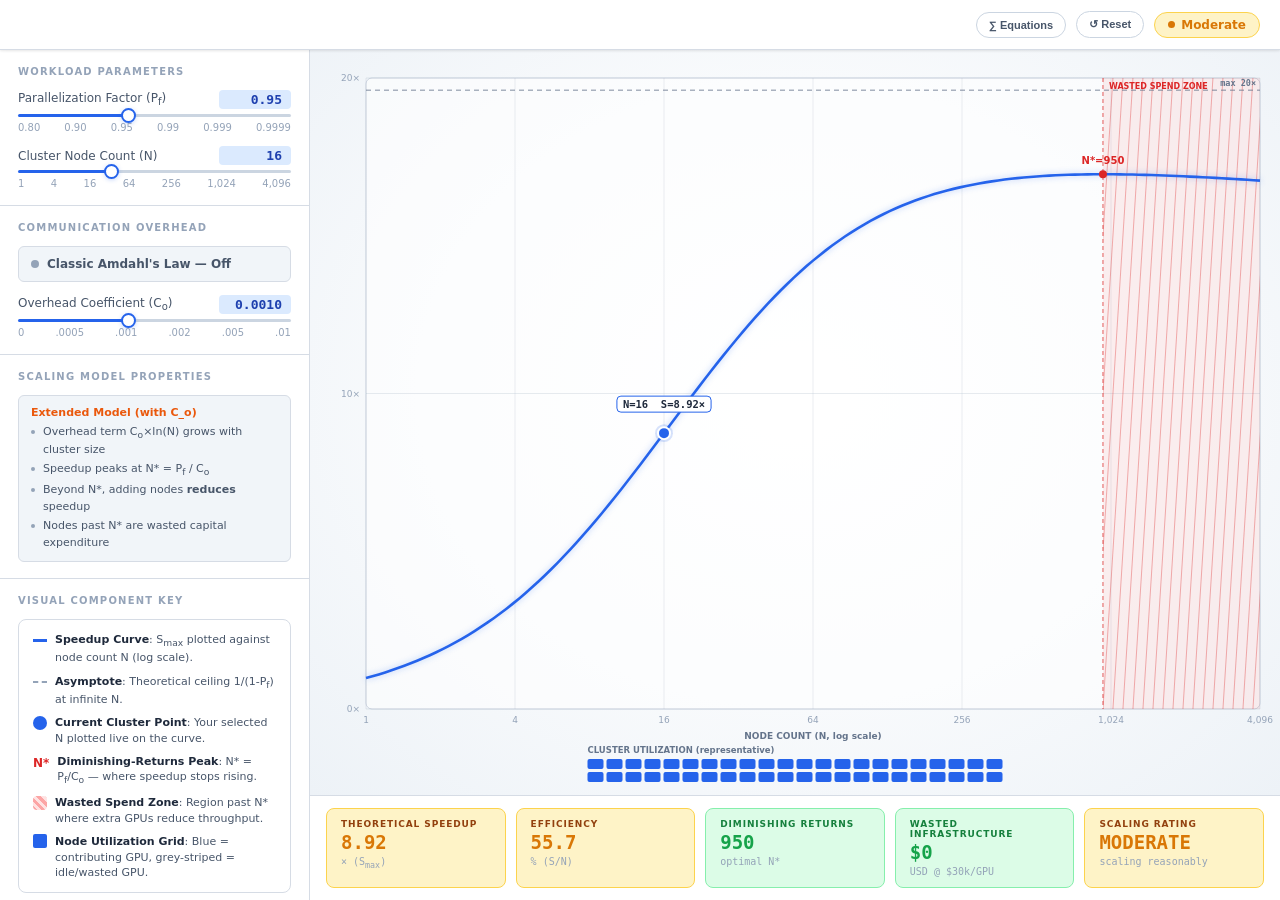
<file: exp-amdahl-parallel-scalling-dei/simulation/index.html>
<!DOCTYPE html>
<html>
<head>
	<!-- Add CSS at the head of HTML file -->
    <link rel="stylesheet" href="./css/main.css">
</head>
<body>


<!-- HEADER -->
<header class="hd">
  
  <span class="hd-spacer"></span>
  <button class="hd-btn" id="btnCalc" onclick="toggleCalc()">∑ Equations</button>
  <button class="hd-btn" onclick="resetAll()">↺ Reset</button>
  <div class="hd-pill pill-ok" id="statusPill">
    <span class="pill-dot"></span>
    <span id="statusTxt">Efficient Scaling</span>
  </div>
</header>

<div class="app">

  <!-- ══ LEFT PANEL ══ -->
  <aside class="left">

    <!-- Parameters -->
    <div class="sect">
      <div class="sect-title">Workload Parameters</div>

      <!-- Parallelizable Fraction -->
      <div class="sl-row">
        <div class="sl-top">
          <span class="sl-name">Parallelization Factor (P<sub>f</sub>)</span>
          <span class="sl-val" id="vPf">0.95</span>
        </div>
        <input type="range" id="slPf" min="0" max="5" step="1" value="2">
        <div class="sl-limits"><span>0.80</span><span>0.90</span><span>0.95</span><span>0.99</span><span>0.999</span><span>0.9999</span></div>
      </div>

      <!-- Node Count -->
      <div class="sl-row">
        <div class="sl-top">
          <span class="sl-name">Cluster Node Count (N)</span>
          <span class="sl-val" id="vN">16</span>
        </div>
        <input type="range" id="slN" min="0" max="6" step="1" value="2">
        <div class="sl-limits"><span>1</span><span>4</span><span>16</span><span>64</span><span>256</span><span>1,024</span><span>4,096</span></div>
      </div>
    </div>

    <!-- Communication Overhead -->
    <div class="sect">
      <div class="sect-title">Communication Overhead</div>
      <button class="classic-btn" id="classicBtn" onclick="toggleClassic()">
        <span class="dot"></span>
        <span id="classicLabel">Classic Amdahl's Law — Off</span>
      </button>
      <div class="sl-row" id="coRow">
        <div class="sl-top">
          <span class="sl-name">Overhead Coefficient (C<sub>o</sub>)</span>
          <span class="sl-val" id="vCo">0.0010</span>
        </div>
        <input type="range" id="slCo" min="0" max="5" step="1" value="2">
        <div class="sl-limits"><span>0</span><span>.0005</span><span>.001</span><span>.002</span><span>.005</span><span>.01</span></div>
      </div>
    </div>

    <!-- Scaling Properties -->
    <div class="sect">
      <div class="sect-title">Scaling Model Properties</div>
      <div class="info-card" id="infoCard">
        <div class="info-title" id="infoTitle">Classic Amdahl's Law</div>
        <ul class="info-list" id="infoList">
          <li>Speedup rises monotonically with N</li>
          <li>Bounded by asymptote 1/(1-P<sub>f</sub>)</li>
          <li>No communication penalty modeled</li>
          <li>Diminishing — but never negative — returns</li>
        </ul>
      </div>
    </div>

    <!-- Visual Component Key -->
    <div class="sect">
      <div class="sect-title">Visual Component Key</div>
      <div class="legend-card" id="legendCard">
        <div id="legendContent"></div>
      </div>
    </div>

    <!-- Quick Scenarios -->
    <div class="sect">
      <div class="sect-title">Quick Scenarios</div>
      <div class="preset-grid">
        <button class="preset-btn" onclick="setPreset(2,5,2,true)">
          <b>Classic Amdahl</b>Pf=0.95 · N=1024 · Co=0
        </button>
        <button class="preset-btn" onclick="setPreset(3,4,2,true)">
          <b>High Serial Cost</b>Pf=0.99 · N=256 · Co=0
        </button>
        <button class="preset-btn" onclick="setPreset(2,5,4,false)">
          <b>Overhead Effect</b>Pf=0.95 · N=1024 · Co=0.005
        </button>
        <button class="preset-btn" onclick="setPreset(2,5,3,false)">
          <b>Diminishing Point</b>Pf=0.95 · N=1024 · Co=0.002
        </button>
        <button class="preset-btn" onclick="setPreset(4,5,2,false)">
          <b>Near-Perfect Pf</b>Pf=0.999 · N=1024 · Co=0.001
        </button>
        <button class="preset-btn danger" onclick="setPreset(2,6,5,false)">
          <b>Massive Waste</b>Pf=0.95 · N=4096 · Co=0.01
        </button>
      </div>
    </div>

    <!-- Equations (toggled) -->
    <div class="sect" id="calcSect" style="display:none">
      <div class="sect-title">Live Equations</div>
      <div class="calc-inner" id="calcInner">—</div>
    </div>

    <!-- Observations -->
    <div class="sect">
      <div class="sect-title">Observations</div>
      <button class="rec-btn" id="recBtn" onclick="recordObs()">⊕ Record Reading</button>
      <div class="tbl-wrap">
        <table>
          <thead>
            <tr>
              <th>#</th><th>P<sub>f</sub></th><th>N</th><th>C<sub>o</sub></th>
              <th>S<sub>max</sub></th><th>Eff(%)</th><th>N*</th><th>Waste($)</th>
            </tr>
          </thead>
          <tbody id="obsBody">
            <tr><td colspan="8" class="tbl-empty">No readings yet — adjust parameters and record</td></tr>
          </tbody>
        </table>
      </div>
      <div class="btn-row">
        <button class="sm-btn" onclick="exportCSV()">↓ Export CSV</button>
        <button class="sm-btn danger" onclick="clearObs()">✕ Clear</button>
      </div>
    </div>

  </aside>

  <!-- ══ CANVAS VIEWPORT ══ -->
  <div class="viewport" id="vp">
    <canvas id="c"></canvas>
  </div>

  <!-- ══ DASHBOARD ══ -->
  <div class="dashboard">
    <div class="dc" id="dcSpeed">
      <div class="dash-label">Theoretical Speedup</div>
      <div class="dash-v" id="vSpeed">—</div>
      <div class="dash-unit">× (S<sub>max</sub>)</div>
    </div>
    <div class="dc" id="dcEff">
      <div class="dash-label">Efficiency</div>
      <div class="dash-v" id="vEff">—</div>
      <div class="dash-unit">% (S/N)</div>
    </div>
    <div class="dc" id="dcOpt">
      <div class="dash-label">Diminishing Returns</div>
      <div class="dash-v" id="vOpt">—</div>
      <div class="dash-unit">optimal N*</div>
    </div>
    <div class="dc" id="dcWaste">
      <div class="dash-label">Wasted Infrastructure</div>
      <div class="dash-v" id="vWaste">—</div>
      <div class="dash-unit">USD @ $30k/GPU</div>
    </div>
    <div class="dc" id="dcRating">
      <div class="dash-label">Scaling Rating</div>
      <div class="dash-v" id="vRating">—</div>
      <div class="dash-unit" id="vRatingSub">—</div>
    </div>
  </div>

</div>


		<!-- Your code goes here-->

	<!-- Add JS at the bottom of HTML file --> 
        <script src="./js/main.js"></script>
</body>
</html>
</file>
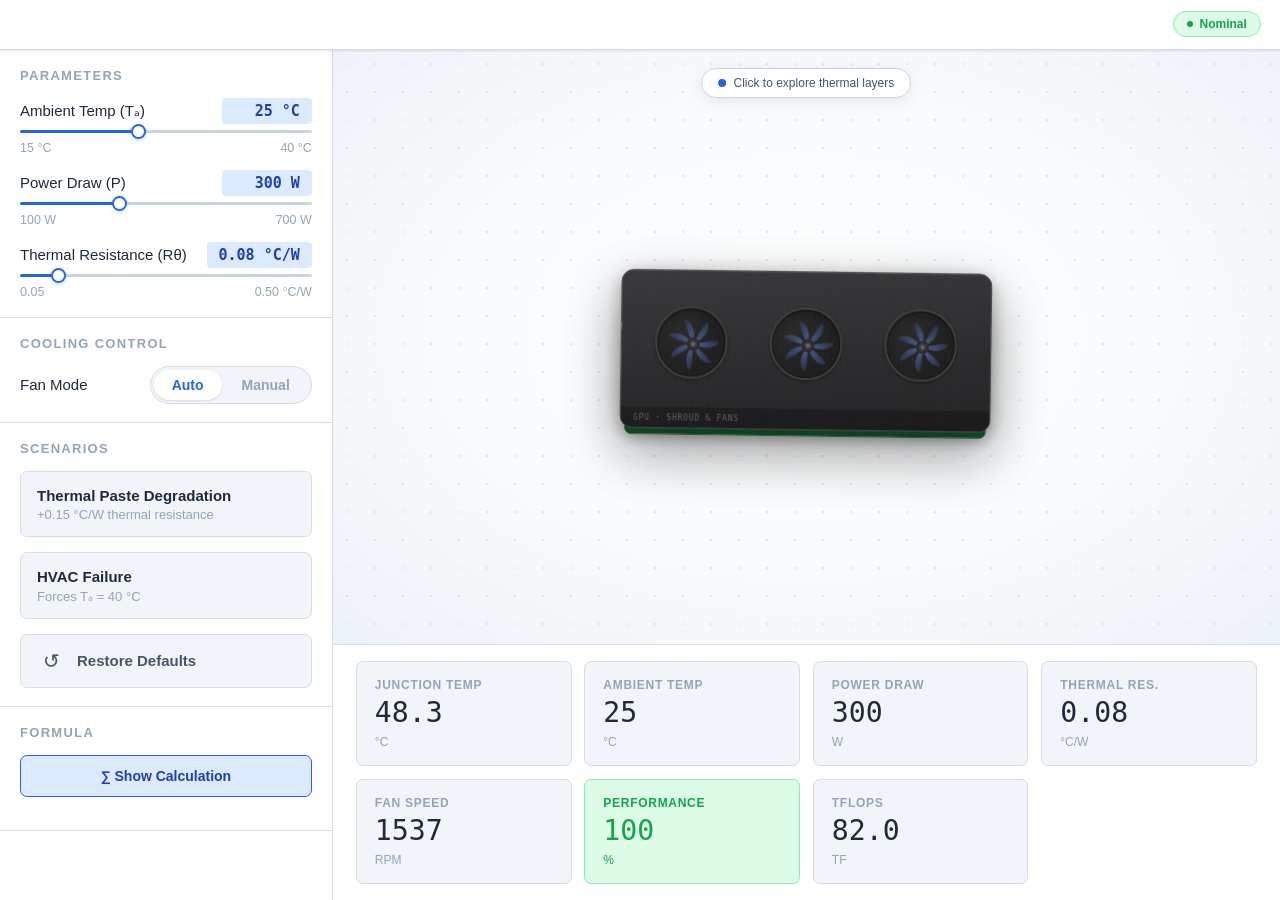
<file: exp-GPU-heat-dissipation-dei/simulation/index.html>
<!DOCTYPE html>
<html>

<head>
	<!-- Add CSS at the head of HTML file -->
	<link rel="stylesheet" href="./css/main.css">
</head>

<body>

	<header class="hd">
		<div class="hd-pill pill-ok" id="statusPill">
			<span class="pill-dot"></span>
			<span id="statusTxt">Nominal</span>
		</div>
	</header>

	<div class="app">

		<!-- LEFT PANEL -->
		<aside class="left">

			<div class="sect">
				<div class="sect-title">Parameters</div>
				<div class="sl-row">
					<div class="sl-top">
						<span class="sl-name">Ambient Temp (Tₐ)</span>
						<span class="sl-val" id="vTa">25 °C</span>
					</div>
					<input type="range" id="slTa" min="15" max="40" value="25" step="1">
					<div class="sl-limits"><span>15 °C</span><span>40 °C</span></div>
				</div>
				<div class="sl-row">
					<div class="sl-top">
						<span class="sl-name">Power Draw (P)</span>
						<span class="sl-val" id="vP">300 W</span>
					</div>
					<input type="range" id="slP" min="100" max="700" value="300" step="10">
					<div class="sl-limits"><span>100 W</span><span>700 W</span></div>
				</div>
				<div class="sl-row">
					<div class="sl-top">
						<span class="sl-name">Thermal Resistance (Rθ)</span>
						<span class="sl-val" id="vR">0.10 °C/W</span>
					</div>
					<input type="range" id="slR" min="5" max="50" value="10" step="1">
					<div class="sl-limits"><span>0.05</span><span>0.50 °C/W</span></div>
				</div>
			</div>

			<div class="sect">
				<div class="sect-title">Cooling Control</div>
				<div class="fan-row">
					<span class="fan-lbl">Fan Mode</span>
					<div class="tog">
						<button class="tog-btn on" id="fanAutoBtn" onclick="setFanMode('auto')">Auto</button>
						<button class="tog-btn" id="fanManBtn" onclick="setFanMode('manual')">Manual</button>
					</div>
				</div>
				<div id="fanSlRow" style="display:none" class="sl-row">
					<div class="sl-top">
						<span class="sl-name">Fan Speed</span>
						<span class="sl-val" id="vFan">50%</span>
					</div>
					<input type="range" id="slFan" min="0" max="100" value="50" step="5">
					<div class="sl-limits"><span>0%</span><span>100%</span></div>
				</div>
			</div>

			<div class="sect">
				<div class="sect-title">Scenarios</div>
				<button class="sc-btn" id="btnPaste" onclick="togglePaste()">

					<div>
						<div class="sc-name">Thermal Paste Degradation</div>
						<div class="sc-sub">+0.15 °C/W thermal resistance</div>
					</div>
				</button>
				<button class="sc-btn" id="btnHvac" onclick="toggleHvac()">

					<div>
						<div class="sc-name">HVAC Failure</div>
						<div class="sc-sub">Forces Tₐ = 40 °C</div>
					</div>
				</button>
				<button class="sc-btn" onclick="resetAll()" style="color:var(--t2)">
					<span class="sc-ico">↺</span>
					<div>
						<div class="sc-name">Restore Defaults</div>
					</div>
				</button>
			</div>

			<div class="sect">
				<div class="sect-title">Formula</div>
				<button class="calc-btn" id="calcBtn" onclick="toggleCalc()">∑ Show Calculation</button>
				<div id="calcBox">
					<div class="cb-formula" id="cbFormula"></div>
				</div>
			</div>

		</aside>

		<!-- ═══ RIGHT: VIEWPORT + DASHBOARD ═══ -->
		<div class="right">

			<div class="viewport" id="vp" onclick="handleClick(event)">

				<div id="hvacOverlay"></div>

				<!-- Click hint -->
				<div class="click-hint" id="clickHint">
					<span class="hint-pulse"></span>
					Click to explore thermal layers
				</div>

				<!-- ASSEMBLED VIEW -->
				<div class="gpu-scene" id="assembledScene">
					<div class="gpu-card" id="gpuCard">
						<div class="fan-area">
							<div class="fan-housing">
								<canvas class="fan-canvas-el" id="fc1" width="74" height="74"></canvas>
							</div>
							<div class="fan-housing">
								<canvas class="fan-canvas-el" id="fc2" width="74" height="74"></canvas>
							</div>
							<div class="fan-housing">
								<canvas class="fan-canvas-el" id="fc3" width="74" height="74"></canvas>
							</div>
						</div>
						<div class="card-label-strip">
							<span class="card-model">GPU · THERMAL SIM</span>
							<div class="card-ports">
								<div class="port-block" style="width:13px"></div>
								<div class="port-block" style="width:13px"></div>
								<div class="port-block" style="width:13px"></div>
								<div class="port-block" style="width:17px"></div>
								<div class="port-block" style="width:10px;border-radius:4px"></div>
							</div>
						</div>
					</div>
				</div>

				<!-- EXPLODED VIEW -->
				<div class="exploded-scene" id="explodedScene">

					<!-- Layer 1: Shroud + Fans (same look as assembled) -->
					<div class="exp-layer" id="elShroud">
						<div class="el-shroud-wrap">
							<div class="shroud-fans">
								<div class="shroud-fan-housing">
									<canvas class="fan-canvas-el" id="efc1" width="74" height="74"></canvas>
								</div>
								<div class="shroud-fan-housing">
									<canvas class="fan-canvas-el" id="efc2" width="74" height="74"></canvas>
								</div>
								<div class="shroud-fan-housing">
									<canvas class="fan-canvas-el" id="efc3" width="74" height="74"></canvas>
								</div>
							</div>
							<div class="exp-shroud-label">
								<span
									style="font-family:'IBM Plex Mono',monospace;font-size:9px;font-weight:500;color:rgba(255,255,255,.3);letter-spacing:.1em">GPU
									· SHROUD &amp; FANS</span>
							</div>
						</div>
						<div class="exp-lbl-wrap">
							<div class="exp-lbl-line">
								<div class="exp-lbl-tick"></div>
								<div class="exp-lbl-name">Fan + Shroud</div>
							</div>
							<div class="exp-lbl-role">Forced Convection</div>
						</div>
					</div>

					<!-- Layer 2: Heatsink -->
					<div class="exp-layer" id="elHeatsink">
						<div style="position:relative;width:420px">
							<canvas id="airflowCanvas" width="420" height="56"></canvas>
							<div class="hs-fins-row" id="hsFinsRow"></div>
							<div class="hs-base"></div>
						</div>
						<div class="exp-lbl-wrap">
							<div class="exp-lbl-line">
								<div class="exp-lbl-tick"></div>
								<div class="exp-lbl-name">Heatsink</div>
							</div>
							<div class="exp-lbl-role">Heat Dissipation</div>
						</div>
					</div>

					<!-- Layer 3: Thermal Paste -->
					<div class="exp-layer" id="elPaste">
						<div class="el-paste-outer">
							<div class="el-paste-track" id="pasteTrack"></div>
						</div>
						<div class="exp-lbl-wrap">
							<div class="exp-lbl-line">
								<div class="exp-lbl-tick"></div>
								<div class="exp-lbl-name">Thermal Paste</div>
							</div>
							<div class="exp-lbl-role">Thermal Interface</div>
						</div>
					</div>

					<!-- Layer 4: GPU Die -->
					<div class="exp-layer" id="elDie">
						<div class="el-die-outer">
							<div class="die-package" id="diePackage">
								<div class="die-substrate" id="dieSubstrate">
									<div class="die-cells" id="dieCells"></div>
								</div>
							</div>
							<div class="die-temp-lbl" id="dieTempLbl">—°C</div>
						</div>
						<div class="exp-lbl-wrap">
							<div class="exp-lbl-line">
								<div class="exp-lbl-tick"></div>
								<div class="exp-lbl-name">GPU Die</div>
							</div>
							<div class="exp-lbl-role">Heat Source</div>
						</div>
					</div>

					<!-- Layer 5: PCB -->
					<div class="exp-layer" id="elPCB">
						<div class="el-pcb-wrap">
							<div class="pcb-trace" style="left:18px;top:8px;width:1px;height:50px"></div>
							<div class="pcb-trace" style="left:50px;top:7px;width:190px;height:1px"></div>
							<div class="pcb-trace" style="left:50px;top:56px;width:160px;height:1px"></div>
							<div class="pcb-trace" style="left:82px;top:7px;width:1px;height:50px"></div>
							<div class="pcb-trace" style="left:148px;top:7px;width:1px;height:50px"></div>
							<div class="pcb-trace" style="left:200px;top:7px;width:1px;height:50px"></div>
							<div class="pcb-chip" style="left:30px;top:10px;width:28px;height:20px"></div>
							<div class="pcb-chip" style="left:92px;top:10px;width:28px;height:20px"></div>
							<div class="pcb-chip" style="left:156px;top:10px;width:28px;height:20px"></div>
							<div class="pcb-chip" style="left:216px;top:10px;width:28px;height:20px"></div>
							<div class="pcb-chip" style="left:30px;top:38px;width:28px;height:20px"></div>
							<div class="pcb-chip" style="left:92px;top:38px;width:28px;height:20px"></div>
							<div class="pcb-conn">
								<div class="pcb-pin"></div>
								<div class="pcb-pin"></div>
								<div class="pcb-pin"></div>
								<div class="pcb-pin"></div>
							</div>
						</div>
						<div class="exp-lbl-wrap">
							<div class="exp-lbl-line">
								<div class="exp-lbl-tick"></div>
								<div class="exp-lbl-name">PCB</div>
							</div>
							<div class="exp-lbl-role">Circuit Board</div>
						</div>
					</div>

				</div><!-- /exploded-scene -->

				<canvas id="heatCanvas"></canvas>

			</div><!-- /viewport -->

			<!-- DASHBOARD -->
			<div class="dashboard">
				<div class="dc" id="dcTj"><span class="dc-lbl">Junction Temp</span><span class="dash-v"
						id="dvTj">—</span><span class="dc-unit">°C</span></div>
				<div class="dc" id="dcTa"><span class="dc-lbl">Ambient Temp</span><span class="dash-v"
						id="dvTa">—</span><span class="dc-unit">°C</span></div>
				<div class="dc" id="dcP"><span class="dc-lbl">Power Draw</span><span class="dash-v"
						id="dvP">—</span><span class="dc-unit">W</span></div>
				<div class="dc" id="dcR"><span class="dc-lbl">Thermal Res.</span><span class="dash-v"
						id="dvR">—</span><span class="dc-unit">°C/W</span></div>
				<div class="dc" id="dcFan"><span class="dc-lbl">Fan Speed</span><span class="dash-v"
						id="dvFan">—</span><span class="dc-unit">RPM</span></div>
				<div class="dc" id="dcPerf"><span class="dc-lbl">Performance</span><span class="dash-v"
						id="dvPerf">—</span><span class="dc-unit">%</span></div>
				<div class="dc" id="dcTF"><span class="dc-lbl">TFLOPS</span><span class="dash-v" id="dvTF">—</span><span
						class="dc-unit">TF</span></div>
			</div>

		</div>
	</div>



	<script src="./js/main.js"></script>
</body>

</html>
</file>
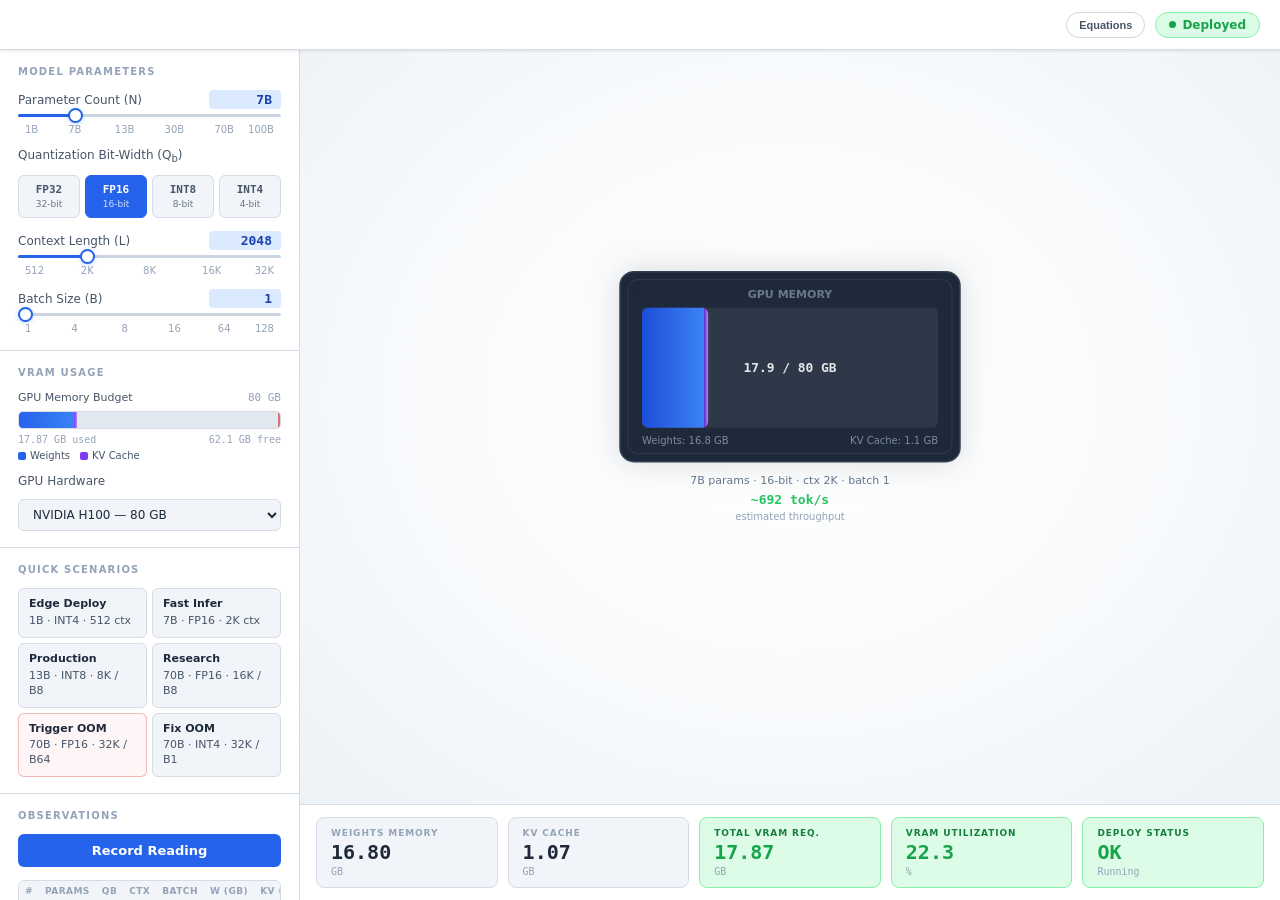
<file: exp-gpu-memory-dei/simulation/index.html>
<!DOCTYPE html>
<html>
<head>
	<!-- Add CSS at the head of HTML file -->
	 

    <link rel="stylesheet" href="./css/main.css">
</head>
<body>
		

<!-- HEADER -->
<div class="hd">
  
  <div class="hd-spacer"></div>
  <button class="hd-btn" id="btnCalc" onclick="toggleCalc()">Equations</button>
  <div class="hd-pill pill-ok" id="statusPill">
    <div class="pill-dot"></div>
    <span id="statusTxt">Deployed</span>
  </div>
</div>

<div class="app">
  <!-- ── LEFT PANEL ── -->
  <div class="left">

    <!-- Model Parameters -->
    <div class="sect">
      <div class="sect-title">Model Parameters</div>

      <div class="sl-row">
        <div class="sl-top">
          <span class="sl-name">Parameter Count (N)</span>
          <span class="sl-val" id="vParams">7B</span>
        </div>
        <input type="range" id="slParams" min="0" max="5" step="1" value="1">
        <div class="sl-limits">
          <span>1B</span><span>7B</span><span>13B</span><span>30B</span><span>70B</span><span>100B</span>
        </div>
      </div>

      <div class="sl-row">
        <div class="sl-top" style="margin-bottom:6px">
          <span class="sl-name">Quantization Bit-Width (Q<sub>b</sub>)</span>
        </div>
        <div class="quant-grid">
          <button class="q-btn" data-qb="32" onclick="setQuant(32)">FP32<small>32-bit</small></button>
          <button class="q-btn active" data-qb="16" onclick="setQuant(16)">FP16<small>16-bit</small></button>
          <button class="q-btn" data-qb="8" onclick="setQuant(8)">INT8<small>8-bit</small></button>
          <button class="q-btn" data-qb="4" onclick="setQuant(4)">INT4<small>4-bit</small></button>
        </div>
      </div>

      <div class="sl-row">
        <div class="sl-top">
          <span class="sl-name">Context Length (L)</span>
          <span class="sl-val" id="vCtx">2048</span>
        </div>
        <input type="range" id="slCtx" min="0" max="4" step="1" value="1">
        <div class="sl-limits">
          <span>512</span><span>2K</span><span>8K</span><span>16K</span><span>32K</span>
        </div>
      </div>

      <div class="sl-row">
        <div class="sl-top">
          <span class="sl-name">Batch Size (B)</span>
          <span class="sl-val" id="vBatch">1</span>
        </div>
        <input type="range" id="slBatch" min="0" max="5" step="1" value="0">
        <div class="sl-limits">
          <span>1</span><span>4</span><span>8</span><span>16</span><span>64</span><span>128</span>
        </div>
      </div>
    </div>

    <!-- VRAM Usage -->
    <div class="sect">
      <div class="sect-title">VRAM Usage</div>
      <div class="vram-bar-wrap">
        <div style="display:flex;justify-content:space-between;align-items:center;margin-bottom:2px">
          <span style="font-size:11px;color:var(--t2);font-weight:500">GPU Memory Budget</span>
          <span style="font-family:ui-monospace,monospace;font-size:11px;color:var(--t3)" id="vramCapLabel">80 GB</span>
        </div>
        <div class="vram-track">
          <div class="vram-seg-w" id="segW" style="width:0%"></div>
          <div class="vram-seg-k" id="segK" style="width:0%;left:0%"></div>
          <div class="vram-limit"></div>
        </div>
        <div class="vram-labels">
          <span id="vramUsed">0 GB used</span>
          <span id="vramFree">80 GB free</span>
        </div>
        <div class="vram-legend">
          <span><span class="vram-dot" style="background:#2563EB"></span>Weights</span>
          <span><span class="vram-dot" style="background:#7C3AED"></span>KV Cache</span>
        </div>
      </div>

      <div class="sl-row">
        <div class="sl-top" style="margin-bottom:6px">
          <span class="sl-name">GPU Hardware</span>
        </div>
        <select id="gpuSelect" class="gpu-select">
          <option value="40960" data-label="41 TB" data-count="512">512x NVIDIA H100 — 41 TB</option>
          <option value="20480" data-label="20.5 TB" data-count="256">256x NVIDIA H100 — 20.5 TB</option>
          <option value="5120" data-label="5.12 TB" data-count="64">64x NVIDIA H100 — 5.12 TB</option>
          <option value="1280" data-label="1.28 TB" data-count="16">16x NVIDIA H100 — 1.28 TB</option>
          <option value="640" data-label="640 GB" data-count="8">8x NVIDIA H100 — 640 GB</option>
          <option value="320" data-label="320 GB" data-count="4">4x NVIDIA H100 — 320 GB</option>
          <option value="160" data-label="160 GB" data-count="2">2x NVIDIA H100 — 160 GB</option>
          <option value="80" data-label="80 GB" data-count="1" selected>NVIDIA H100 — 80 GB</option>
          <option value="80" data-label="80 GB" data-count="1">NVIDIA A100 — 80 GB</option>
          <option value="40" data-label="40 GB" data-count="1">NVIDIA A100 — 40 GB</option>
          <option value="48" data-label="48 GB" data-count="1">NVIDIA L40S — 48 GB</option>
          <option value="24" data-label="24 GB" data-count="1">NVIDIA RTX 4090 — 24 GB</option>
        </select>
      </div>
    </div>

    <!-- Quick Scenarios -->
    <div class="sect">
      <div class="sect-title">Quick Scenarios</div>
      <div class="preset-grid">
        <!-- setPreset(paramIdx, qb, ctxIdx, batchIdx, vramVal) -->
        <button class="preset-btn" onclick="setPreset(0,4,0,0,24)">
          <b>Edge Deploy</b>1B · INT4 · 512 ctx
        </button>
        <button class="preset-btn" onclick="setPreset(1,16,1,0,24)">
          <b>Fast Infer</b>7B · FP16 · 2K ctx
        </button>
        <button class="preset-btn" onclick="setPreset(2,8,2,2,80)">
          <b>Production</b>13B · INT8 · 8K / B8
        </button>
        <button class="preset-btn" onclick="setPreset(4,16,3,2,640)">
          <b>Research</b>70B · FP16 · 16K / B8
        </button>
        <button class="preset-btn danger" onclick="setPreset(4,16,4,4,80)">
          <b>Trigger OOM</b>70B · FP16 · 32K / B64
        </button>
        <button class="preset-btn" onclick="setPreset(4,4,4,0,80)">
          <b>Fix OOM</b>70B · INT4 · 32K / B1
        </button>
      </div>
    </div>

    <!-- Equations (toggled from header) -->
    <div class="sect" id="calcSect" style="display:none">
      <div class="sect-title">Memory Equations</div>
      <div class="calc-inner" id="calcInner">—</div>
    </div>

    <!-- Observations -->
    <div class="sect">
      <div class="sect-title">Observations</div>
      <button class="rec-btn" id="recBtn" onclick="recordObs()">Record Reading</button>
      <div class="tbl-wrap">
        <table>
          <thead>
            <tr>
              <th>#</th><th>Params</th><th>Qb</th><th>Ctx</th><th>Batch</th>
              <th>W (GB)</th><th>KV (GB)</th><th>Total</th><th>Status</th>
            </tr>
          </thead>
          <tbody id="obsBody">
            <tr><td colspan="9" class="tbl-empty">No readings yet — adjust parameters and record</td></tr>
          </tbody>
        </table>
      </div>
      <div class="btn-row">
        <button class="sm-btn" onclick="exportCSV()">Export CSV</button>
        <button class="sm-btn danger" onclick="clearObs()">Clear</button>
      </div>
    </div>

  </div><!-- /left -->

  <!-- ── CANVAS VIEWPORT ── -->
  <div class="viewport" id="vp">
    <canvas id="c"></canvas>

    <!-- OOM Crash Overlay -->
    <div class="oom-overlay" id="oomOverlay">
      <div class="oom-box">
        <div class="oom-icon">!</div>
        <div class="oom-title">CUDA Out-of-Memory</div>
        <div class="oom-msg">Model configuration exceeds available GPU VRAM. Deployment failed.</div>
        <div class="oom-detail" id="oomDetail"></div>
        <button class="oom-btn" onclick="dismissOOM()">Adjust Parameters</button>
      </div>
    </div>
  </div>

  <!-- ── DASHBOARD ── -->
  <div class="dashboard">
    <div class="dc" id="dcWeights">
      <div class="dash-label">Weights Memory</div>
      <div class="dash-v" id="vW">—</div>
      <div class="dash-unit">GB</div>
    </div>
    <div class="dc" id="dcKV">
      <div class="dash-label">KV Cache</div>
      <div class="dash-v" id="vKV">—</div>
      <div class="dash-unit">GB</div>
    </div>
    <div class="dc" id="dcTotal">
      <div class="dash-label">Total VRAM Req.</div>
      <div class="dash-v" id="vTotal">—</div>
      <div class="dash-unit">GB</div>
    </div>
    <div class="dc" id="dcUtil">
      <div class="dash-label">VRAM Utilization</div>
      <div class="dash-v" id="vUtil">—</div>
      <div class="dash-unit">%</div>
    </div>
    <div class="dc" id="dcStatus">
      <div class="dash-label">Deploy Status</div>
      <div class="dash-v" id="vStatus">—</div>
      <div class="dash-unit" id="vStatusSub">—</div>
    </div>
  </div>

</div><!-- /app -->



        <script src="./js/main.js"></script>
</body>
</html>
</file>
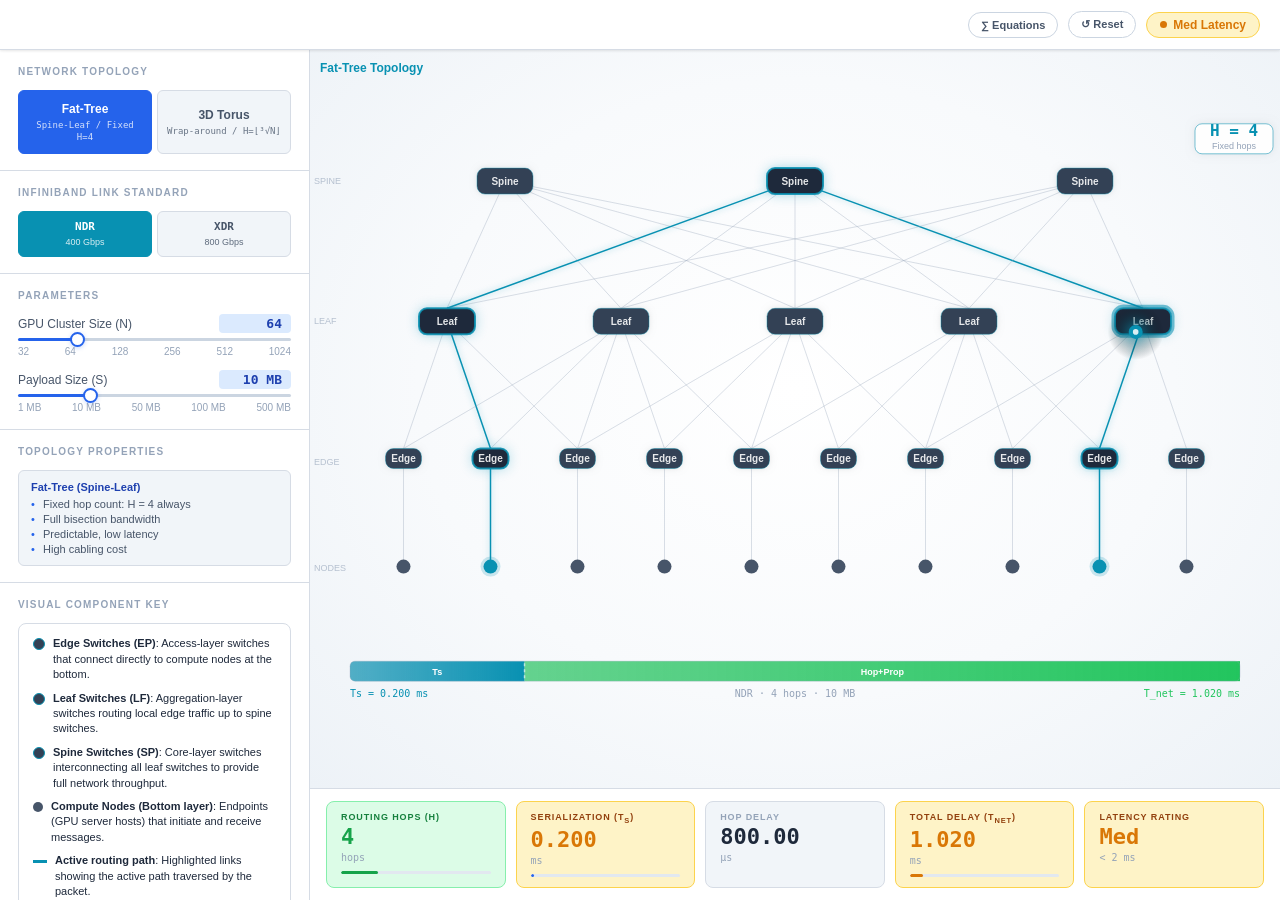
<file: exp-infiniBand-and-topologies-dei/simulation/index.html>
<!DOCTYPE html>
<html>
<head>
	<!-- Add CSS at the head of HTML file -->
    <link rel="stylesheet" href="./css/main.css">
</head>
<body>

    <!-- HEADER -->
    <header class="hd">
        
        <span class="hd-spacer"></span>
        <button class="hd-btn" id="btnCalc" onclick="toggleCalc()">∑ Equations</button>
        <button class="hd-btn" onclick="resetAll()">↺ Reset</button>
        <div class="hd-pill pill-ok" id="statusPill">
            <span class="pill-dot"></span>
            <span id="statusTxt">Low Latency</span>
        </div>
    </header>

    <div class="app">

        <!-- ══ LEFT PANEL ══ -->
        <aside class="left">

            <!-- Topology -->
            <div class="sect">
                <div class="sect-title">Network Topology</div>
                <div class="topo-grid">
                    <button class="topo-btn active" id="topoFT" onclick="setTopo('fattree')">
                        Fat-Tree<small>Spine-Leaf / Fixed H=4</small>
                    </button>
                    <button class="topo-btn torus" id="topoTR" onclick="setTopo('torus')">
                        3D Torus<small>Wrap-around / H=⌊³√N⌋</small>
                    </button>
                </div>
            </div>

            <!-- InfiniBand Link -->
            <div class="sect">
                <div class="sect-title">InfiniBand Link Standard</div>
                <div class="link-grid">
                    <button class="link-btn active" data-lnk="0" onclick="setLink(0)">
                        NDR<small>400 Gbps</small>
                    </button>
                    <button class="link-btn" data-lnk="1" onclick="setLink(1)">
                        XDR<small>800 Gbps</small>
                    </button>
                </div>
            </div>

            <!-- Parameters -->
            <div class="sect">
                <div class="sect-title">Parameters</div>

                <!-- Cluster Size -->
                <div class="sl-row">
                    <div class="sl-top">
                        <span class="sl-name">GPU Cluster Size (N)</span>
                        <span class="sl-val" id="vN">64</span>
                    </div>
                    <input type="range" id="slN" min="0" max="5" step="1" value="1">
                    <div class="sl-limits">
                        <span>32</span><span>64</span><span>128</span><span>256</span><span>512</span><span>1024</span>
                    </div>
                </div>

                <!-- Payload Size -->
                <div class="sl-row">
                    <div class="sl-top">
                        <span class="sl-name">Payload Size (S)</span>
                        <span class="sl-val" id="vPayload">10 MB</span>
                    </div>
                    <input type="range" id="slPayload" min="0" max="4" step="1" value="1">
                    <div class="sl-limits">
                        <span>1 MB</span><span>10 MB</span><span>50 MB</span><span>100 MB</span><span>500 MB</span>
                    </div>
                </div>
            </div>

            <!-- Architecture Info -->
            <div class="sect">
                <div class="sect-title">Topology Properties</div>
                <div class="info-card" id="infoCard">
                    <div class="info-title" id="infoTitle">Fat-Tree (Spine-Leaf)</div>
                    <ul class="info-list" id="infoList">
                        <li>Fixed hop count: H = 4 always</li>
                        <li>Full bisection bandwidth</li>
                        <li>Predictable, low latency</li>
                        <li>High cabling cost</li>
                    </ul>
                </div>
            </div>

            <!-- Visual Component Key -->
            <div class="sect">
                <div class="sect-title">Visual Component Key</div>
                <div class="info-card" id="legendCard" style="background: rgba(255,255,255,0.02); border: 1.5px solid var(--border); padding: 12px 14px; border-radius: 8px;">
                    <div id="legendContent" style="font-size: 11px; display: grid; gap: 8px; line-height: 1.4; color: var(--fg);">
                        <!-- Dynamic Content -->
                    </div>
                </div>
            </div>

            <!-- Quick Scenarios -->
            <div class="sect">
                <div class="sect-title">Quick Scenarios</div>
                <div class="preset-grid">
                    <button class="preset-btn" onclick="setPreset('fattree',0,1,1)">
                        <b>🟢 Small Cluster</b>Fat-Tree · 64 nodes · NDR
                    </button>
                    <button class="preset-btn" onclick="setPreset('torus',0,1,1)">
                        <b>🔵 Torus Compare</b>3D Torus · 64 nodes · NDR
                    </button>
                    <button class="preset-btn" onclick="setPreset('fattree',0,3,3)">
                        <b>⚡ Scale Test</b>Fat-Tree · 256 · NDR · 100 MB
                    </button>
                    <button class="preset-btn" onclick="setPreset('torus',0,5,4)">
                        <b>🔴 Torus at Scale</b>3D Torus · 1024 · NDR · 500 MB
                    </button>
                    <button class="preset-btn" onclick="setPreset('fattree',1,3,3)">
                        <b>🚀 XDR Upgrade</b>Fat-Tree · 256 · XDR · 100 MB
                    </button>
                    <button class="preset-btn" onclick="setPreset('torus',1,5,1)">
                        <b>🟡 Torus XDR</b>3D Torus · 1024 · XDR · 10 MB
                    </button>
                </div>
            </div>

            <!-- Equations (toggled) -->
            <div class="sect" id="calcSect" style="display:none">
                <div class="sect-title">Live Equations</div>
                <div class="calc-inner" id="calcInner">—</div>
            </div>

            <!-- Observations -->
            <div class="sect">
                <div class="sect-title">Observations</div>
                <button class="rec-btn" id="recBtn" onclick="recordObs()">⊕ Record Reading</button>
                <div class="tbl-wrap">
                    <table>
                        <thead>
                            <tr>
                                <th>#</th>
                                <th>Topo</th>
                                <th>N</th>
                                <th>Link</th>
                                <th>S</th>
                                <th>H</th>
                                <th>T<sub>s</sub>(ms)</th>
                                <th>T<sub>net</sub>(ms)</th>
                            </tr>
                        </thead>
                        <tbody id="obsBody">
                            <tr>
                                <td colspan="8" class="tbl-empty">No readings yet — adjust parameters and record</td>
                            </tr>
                        </tbody>
                    </table>
                </div>
                <div class="btn-row">
                    <button class="sm-btn" onclick="exportCSV()">↓ Export CSV</button>
                    <button class="sm-btn danger" onclick="clearObs()">✕ Clear</button>
                </div>
            </div>

        </aside>

        <!-- ══ CANVAS VIEWPORT ══ -->
        <div class="viewport" id="vp">
            <canvas id="c"></canvas>
        </div>

        <!-- ══ DASHBOARD ══ -->
        <div class="dashboard">
            <div class="dc" id="dcHops">
                <div class="dash-label">Routing Hops (H)</div>
                <div class="dash-v" id="vHops">—</div>
                <div class="dash-unit">hops</div>
                <div class="dc-bar">
                    <div class="dc-bar-fill" id="barHops" style="width:0%"></div>
                </div>
            </div>
            <div class="dc" id="dcTs">
                <div class="dash-label">Serialization (T<sub>s</sub>)</div>
                <div class="dash-v" id="vTs">—</div>
                <div class="dash-unit">ms</div>
                <div class="dc-bar">
                    <div class="dc-bar-fill" id="barTs" style="width:0%"></div>
                </div>
            </div>
            <div class="dc" id="dcHopDelay">
                <div class="dash-label">Hop Delay</div>
                <div class="dash-v" id="vHopDelay">—</div>
                <div class="dash-unit">µs</div>
            </div>
            <div class="dc" id="dcTnet">
                <div class="dash-label">Total Delay (T<sub>net</sub>)</div>
                <div class="dash-v" id="vTnet">—</div>
                <div class="dash-unit">ms</div>
                <div class="dc-bar">
                    <div class="dc-bar-fill" id="barTnet" style="width:0%"></div>
                </div>
            </div>
            <div class="dc" id="dcRating">
                <div class="dash-label">Latency Rating</div>
                <div class="dash-v" id="vRating">—</div>
                <div class="dash-unit" id="vRatingSub">—</div>
            </div>
        </div>

    </div>

     <script src="./js/main.js"></script>
</body>
</html>
</file>
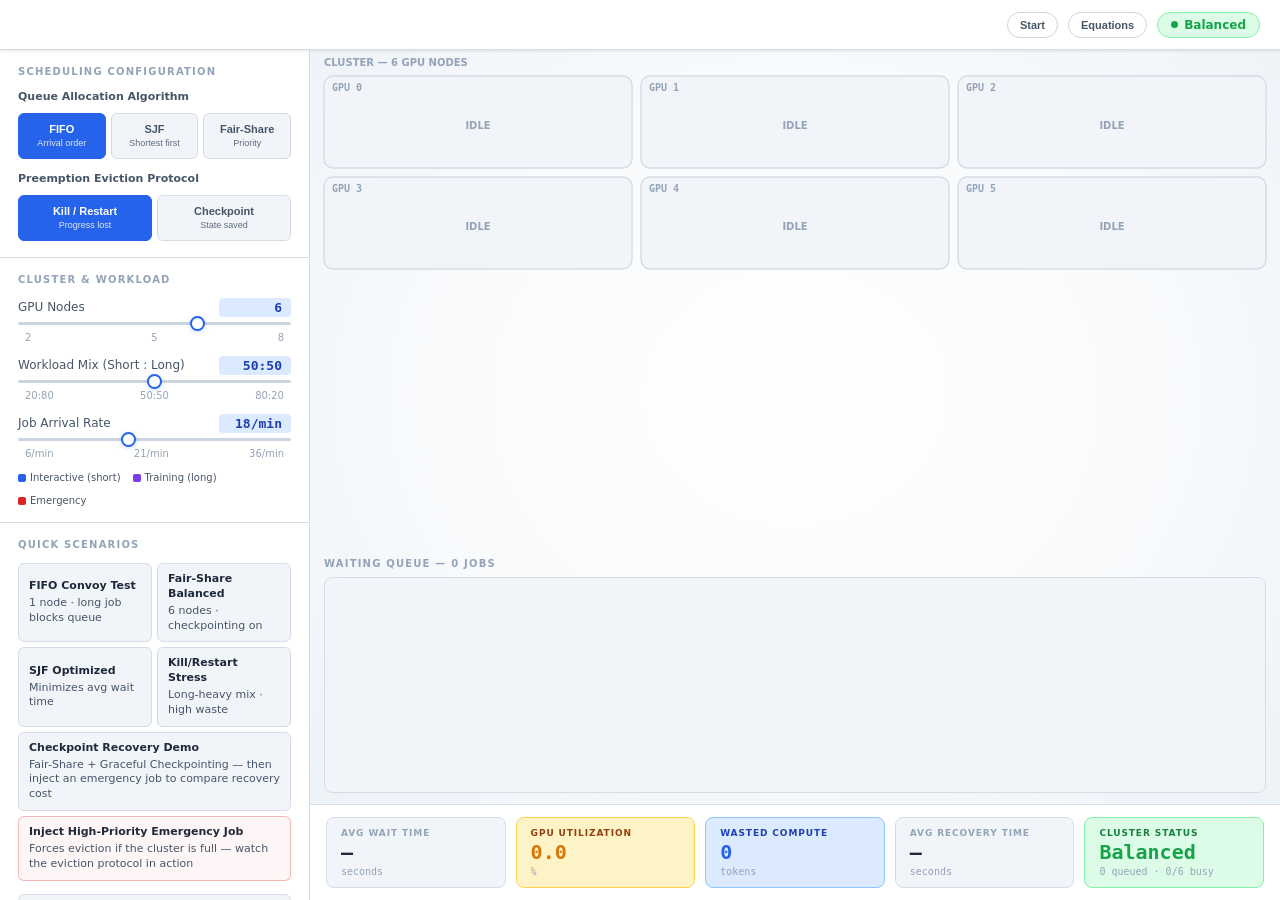
<file: exp-job-scheduling-resource-preemption-dei/simulation/index.html>
<!DOCTYPE html>
<html>
<head>
	<!-- Add CSS at the head of HTML file -->
    <link rel="stylesheet" href="./css/main.css">
</head>
<body>


<!-- HEADER -->
<div class="hd">
  
  <div class="hd-spacer"></div>
  <button class="hd-btn" id="btnStart" onclick="startSim()">Start</button>
  <button class="hd-btn" id="btnPause" onclick="togglePause()" style="display:none">Pause</button>
  <button class="hd-btn" id="btnReset" onclick="resetCluster()" style="display:none">Reset</button>
  <button class="hd-btn" id="btnCalc" onclick="toggleCalc()">Equations</button>
  <div class="hd-pill pill-ok" id="statusPill">
    <div class="pill-dot"></div>
    <span id="statusTxt">Balanced</span>
  </div>
</div>

<div class="app">
  <!-- ── LEFT PANEL ── -->
  <div class="left">

    <!-- Scheduling Configuration -->
    <div class="sect">
      <div class="sect-title">Scheduling Configuration</div>

      <div class="sub-label">Queue Allocation Algorithm</div>
      <div class="opt-grid c3">
        <button class="opt-btn active" data-alg="fifo" onclick="setAlgorithm('fifo')">FIFO<small>Arrival order</small></button>
        <button class="opt-btn" data-alg="sjf" onclick="setAlgorithm('sjf')">SJF<small>Shortest first</small></button>
        <button class="opt-btn" data-alg="fair" onclick="setAlgorithm('fair')">Fair-Share<small>Priority</small></button>
      </div>

      <div class="sub-label">Preemption Eviction Protocol</div>
      <div class="opt-grid c2">
        <button class="opt-btn active" data-pre="kill" onclick="setPreemption('kill')">Kill / Restart<small>Progress lost</small></button>
        <button class="opt-btn" data-pre="checkpoint" onclick="setPreemption('checkpoint')">Checkpoint<small>State saved</small></button>
      </div>
    </div>

    <!-- Cluster & Workload -->
    <div class="sect">
      <div class="sect-title">Cluster &amp; Workload</div>

      <div class="sl-row">
        <div class="sl-top">
          <span class="sl-name">GPU Nodes</span>
          <span class="sl-val" id="vNodes">6</span>
        </div>
        <input type="range" id="slNodes" min="2" max="8" step="1" value="6" oninput="onNodesInput(this.value)">
        <div class="sl-limits"><span>2</span><span>5</span><span>8</span></div>
      </div>

      <div class="sl-row">
        <div class="sl-top">
          <span class="sl-name">Workload Mix (Short : Long)</span>
          <span class="sl-val" id="vMix">50:50</span>
        </div>
        <input type="range" id="slMix" min="20" max="80" step="10" value="50" oninput="onMixInput(this.value)">
        <div class="sl-limits"><span>20:80</span><span>50:50</span><span>80:20</span></div>
      </div>

      <div class="sl-row">
        <div class="sl-top">
          <span class="sl-name">Job Arrival Rate</span>
          <span class="sl-val" id="vArrival">18/min</span>
        </div>
        <input type="range" id="slArrival" min="6" max="36" step="2" value="18" oninput="onArrivalInput(this.value)">
        <div class="sl-limits"><span>6/min</span><span>21/min</span><span>36/min</span></div>
      </div>

      <div class="legend">
        <span><span class="legend-dot" style="background:#2563EB"></span>Interactive (short)</span>
        <span><span class="legend-dot" style="background:#7C3AED"></span>Training (long)</span>
        <span><span class="legend-dot" style="background:#DC2626"></span>Emergency</span>
      </div>
    </div>

    <!-- Quick Scenarios -->
    <div class="sect">
      <div class="sect-title">Quick Scenarios</div>
      <div class="preset-grid">
        <button class="preset-btn" onclick="presetFifoConvoy()">
          <b>FIFO Convoy Test</b>1 node · long job blocks queue
        </button>
        <button class="preset-btn" onclick="presetFairShare()">
          <b>Fair-Share Balanced</b>6 nodes · checkpointing on
        </button>
        <button class="preset-btn" onclick="presetSJF()">
          <b>SJF Optimized</b>Minimizes avg wait time
        </button>
        <button class="preset-btn" onclick="presetKillStress()">
          <b>Kill/Restart Stress</b>Long-heavy mix · high waste
        </button>
        <button class="preset-btn wide" onclick="presetCheckpointDemo()">
          <b>Checkpoint Recovery Demo</b>Fair-Share + Graceful Checkpointing — then inject an emergency job to compare recovery cost
        </button>
        <button class="preset-btn danger" onclick="injectEmergency()">
          <b>Inject High-Priority Emergency Job</b>Forces eviction if the cluster is full — watch the eviction protocol in action
        </button>
      </div>
      <button class="sm-btn" onclick="resetCluster()">Reset Cluster</button>
    </div>

    <!-- Equations (toggled from header) -->
    <div class="sect" id="calcSect" style="display:none">
      <div class="sect-title">Scheduling Equations</div>
      <div class="calc-inner" id="calcInner">—</div>
    </div>

    <!-- Observations -->
    <div class="sect">
      <div class="sect-title">Observations</div>
      <button class="rec-btn" id="recBtn" onclick="recordObs()">Record Reading</button>
      <div class="tbl-wrap">
        <table>
          <thead>
            <tr>
              <th>#</th><th>Algo</th><th>Preempt</th><th>Mix</th>
              <th>Wait(s)</th><th>Util(%)</th><th>Waste</th><th>Recov(s)</th><th>Status</th>
            </tr>
          </thead>
          <tbody id="obsBody">
            <tr><td colspan="9" class="tbl-empty">No readings yet — adjust parameters and record</td></tr>
          </tbody>
        </table>
      </div>
      <div class="btn-row">
        <button class="sm-btn" onclick="exportCSV()">Export CSV</button>
        <button class="sm-btn danger" onclick="clearObs()">Clear</button>
      </div>
    </div>

  </div><!-- /left -->

  <!-- ── CANVAS VIEWPORT ── -->
  <div class="viewport" id="vp">
    <canvas id="c"></canvas>
    <div id="queueContainer">
      <div id="queueTitle">WAITING QUEUE — 0 jobs</div>
      <div id="queueLane">
        <div id="queueScrollContent"></div>
      </div>
    </div>
  </div>

  <!-- ── DASHBOARD ── -->
  <div class="dashboard">
    <div class="dc" id="dcWait">
      <div class="dash-label">Avg Wait Time</div>
      <div class="dash-v" id="vWait">—</div>
      <div class="dash-unit">seconds</div>
    </div>
    <div class="dc" id="dcUtil">
      <div class="dash-label">GPU Utilization</div>
      <div class="dash-v" id="vUtil">—</div>
      <div class="dash-unit">%</div>
    </div>
    <div class="dc waste" id="dcWaste">
      <div class="dash-label">Wasted Compute</div>
      <div class="dash-v" id="vWaste">0</div>
      <div class="dash-unit">tokens</div>
    </div>
    <div class="dc" id="dcRecovery">
      <div class="dash-label">Avg Recovery Time</div>
      <div class="dash-v" id="vRecovery">—</div>
      <div class="dash-unit">seconds</div>
    </div>
    <div class="dc" id="dcStatus">
      <div class="dash-label">Cluster Status</div>
      <div class="dash-v" id="vStatus">—</div>
      <div class="dash-unit" id="vStatusSub">—</div>
    </div>
  </div>

</div><!-- /app -->


        <script src="./js/main.js"></script>
</body>
</html>
</file>
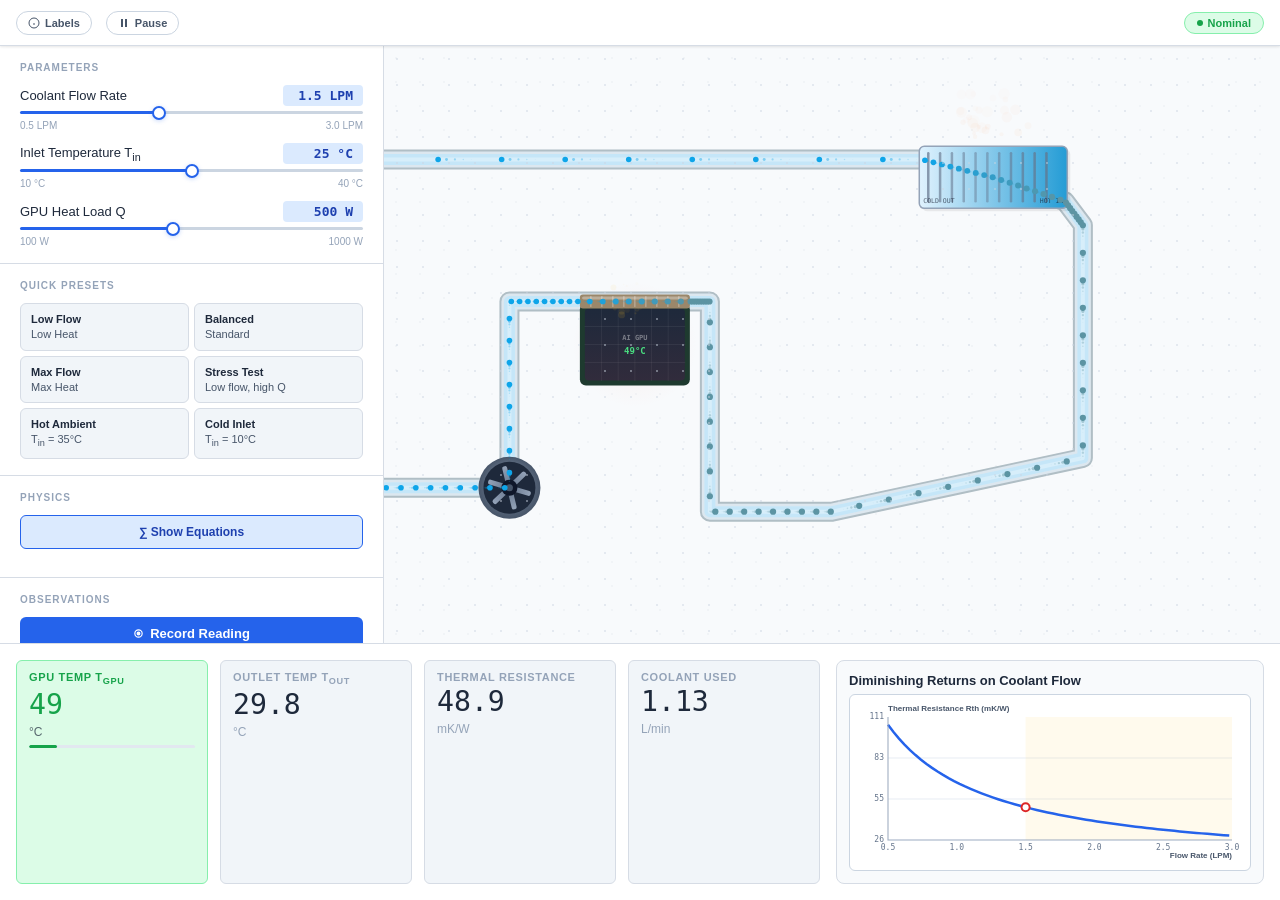
<file: exp-liquid-cooling-dei/simulation/index.html>
<!DOCTYPE html>
<html>

<head>
  <!-- Add CSS at the head of HTML file -->
  <link rel="stylesheet" href="./css/main.css">
</head>

<body>


  <header class="hd">
    <button class="hd-btn" id="btnLabels">
      <svg width="12" height="12" viewBox="0 0 24 24" fill="none" stroke="currentColor" stroke-width="2">
        <circle cx="12" cy="12" r="10" />
        <path d="M12 16v-4M12 8h.01" />
      </svg>
      Labels
    </button>
    <button class="hd-btn" id="btnPause" style="margin-left:4px">
      <svg width="12" height="12" viewBox="0 0 24 24" fill="currentColor" id="pauseIco">
        <rect x="6" y="4" width="4" height="16" />
        <rect x="14" y="4" width="4" height="16" />
      </svg>
      <span id="pauseTxt">Pause</span>
    </button>
    <div class="hd-pill pill-ok" id="statusPill">
      <span class="pill-dot"></span>
      <span id="statusTxt">Nominal</span>
    </div>
  </header>

  <div class="app">

    <!-- ══ LEFT PANEL ══ -->
    <aside class="left">

      <!-- PARAMETERS -->
      <div class="sect">
        <div class="sect-title">Parameters</div>

        <div class="sl-row">
          <div class="sl-top">
            <span class="sl-name">Coolant Flow Rate</span>
            <span class="sl-val" id="vFlow">1.5 LPM</span>
          </div>
          <input type="range" id="slFlow" min="0.5" max="3.0" step="0.1" value="1.5">
          <div class="sl-limits"><span>0.5 LPM</span><span>3.0 LPM</span></div>
        </div>

        <div class="sl-row">
          <div class="sl-top">
            <span class="sl-name">Inlet Temperature T<sub>in</sub></span>
            <span class="sl-val" id="vTin">25 °C</span>
          </div>
          <input type="range" id="slTin" min="10" max="40" step="1" value="25">
          <div class="sl-limits"><span>10 °C</span><span>40 °C</span></div>
        </div>

        <div class="sl-row">
          <div class="sl-top">
            <span class="sl-name">GPU Heat Load Q</span>
            <span class="sl-val" id="vHeat">500 W</span>
          </div>
          <input type="range" id="slHeat" min="100" max="1000" step="10" value="500">
          <div class="sl-limits"><span>100 W</span><span>1000 W</span></div>
        </div>
      </div>

      <!-- PRESETS -->
      <div class="sect">
        <div class="sect-title">Quick Presets</div>
        <div class="preset-grid">
          <button class="preset-btn" onclick="setPreset(0.5,25,250)"><b>Low Flow</b>Low Heat</button>
          <button class="preset-btn" onclick="setPreset(1.5,25,500)"><b>Balanced</b>Standard</button>
          <button class="preset-btn" onclick="setPreset(3.0,25,1000)"><b>Max Flow</b>Max Heat</button>
          <button class="preset-btn" onclick="setPreset(0.5,25,1000)"><b>Stress Test</b>Low flow, high Q</button>
          <button class="preset-btn" onclick="setPreset(1.5,35,500)"><b>Hot Ambient</b>T<sub>in</sub> = 35°C</button>
          <button class="preset-btn" onclick="setPreset(1.5,10,500)"><b>Cold Inlet</b>T<sub>in</sub> = 10°C</button>
        </div>
      </div>

      <!-- EQUATION TOGGLE -->
      <div class="sect">
        <div class="sect-title">Physics</div>
        <button class="calc-btn" id="calcBtn" onclick="toggleCalc()">∑ Show Equations</button>
        <div class="calc-panel" id="calcPanel">
          <div class="calc-inner" id="calcInner">—</div>
        </div>
      </div>

      <!-- OBSERVE -->
      <div class="sect">
        <div class="sect-title">Observations</div>
        <button class="rec-btn" id="recBtn" onclick="recordObs()">
          <svg width="11" height="11" viewBox="0 0 24 24" fill="none" stroke="currentColor" stroke-width="2.5">
            <circle cx="12" cy="12" r="8" />
            <circle cx="12" cy="12" r="3" fill="currentColor" />
          </svg>
          Record Reading
        </button>
        <div class="tbl-wrap">
          <table>
            <thead>
              <tr>
                <th>#</th>
                <th>Flow</th>
                <th>T<sub>in</sub></th>
                <th>Q</th>
                <th>T<sub>out</sub></th>
                <th>T<sub>gpu</sub></th>
                <th>R<sub>th</sub></th>
                <th>Coolant</th>
              </tr>
            </thead>
            <tbody id="obsBody">
              <tr>
                <td colspan="8" class="tbl-empty">No readings yet</td>
              </tr>
            </tbody>
          </table>
        </div>
        <div class="btn-row">
          <button class="sm-btn" onclick="exportCSV()">↓ CSV</button>
          <button class="sm-btn danger" onclick="clearObs()">✕ Clear</button>
        </div>
      </div>

    </aside>

    <!-- VIEWPORT -->
    <div class="viewport" id="viewport">
      <canvas id="c"></canvas>

      <!-- Overlay tips (Labels mode) -->
      <div id="tipGPU" class="overlay-tip hidden">
        <strong>GPU Heat Source</strong>
        <div class="tip-desc">Generates Q watts. T<sub>gpu</sub> = T<sub>in</sub> + Q × R<sub>th</sub>.<br>Glow = actual
          junction temp.</div>
      </div>
      <div id="tipCP" class="overlay-tip hidden">
        <strong>Cold Plate</strong>
        <div class="tip-desc">Direct contact with GPU die. Color shows junction temperature gradient (blue=cool,
          orange=warm).</div>
      </div>
      <div id="tipPump" class="overlay-tip hidden">
        <strong>Pump</strong>
        <div class="tip-desc">Drives ṁ = ρ·Q̇ kg/s. Spin speed ∝ flow rate.</div>
      </div>
      <div id="tipHX" class="overlay-tip hidden">
        <strong>Heat Exchanger</strong>
        <div class="tip-desc">Gradient: hot coolant enters right, cooled fluid exits left. Color from actual
          T<sub>out</sub>.</div>
      </div>
      <div id="tipFlow" class="overlay-tip hidden">
        <strong>Coolant</strong>
        <div class="tip-desc">Blue = T<sub>in</sub>. Red = T<sub>out</sub>.<br>ΔT = Q / (ṁ·Cp)</div>
      </div>
    </div>

    <!-- DASHBOARD CONTAINER -->
    <div class="dashboard-container">
      <div class="dashboard">
        <div class="dc" id="dcTgpu">
          <span class="dc-lbl">GPU Temp T<sub>gpu</sub></span>
          <span class="dash-v" id="dvTgpu">—</span>
          <span class="dc-unit">°C</span>
          <div class="rth-bar-wrap">
            <div class="rth-bar" id="gpuBar"></div>
          </div>
        </div>
        <div class="dc" id="dcTout">
          <span class="dc-lbl">Outlet Temp T<sub>out</sub></span>
          <span class="dash-v" id="dvTout">—</span>
          <span class="dc-unit">°C</span>
        </div>
        <div class="dc" id="dcRth">
          <span class="dc-lbl">Thermal Resistance</span>
          <span class="dash-v" id="dvRth">—</span>
          <span class="dc-unit">mK/W</span>
        </div>
        <div class="dc" id="dcWater">
          <span class="dc-lbl">Coolant Used</span>
          <span class="dash-v" id="dvWater">—</span>
          <span class="dc-unit">L/min</span>
        </div>
      </div>

      <!-- RETURNS GRAPH -->
      <div class="graph-card">
        <div class="graph-title">Diminishing Returns on Coolant Flow</div>
        <div class="graph-canvas-wrap">
          <canvas id="graphCanvas"></canvas>
        </div>
      </div>
    </div>
  </div>



  <script src="./js/main.js"></script>
</body>

</html>
</file>
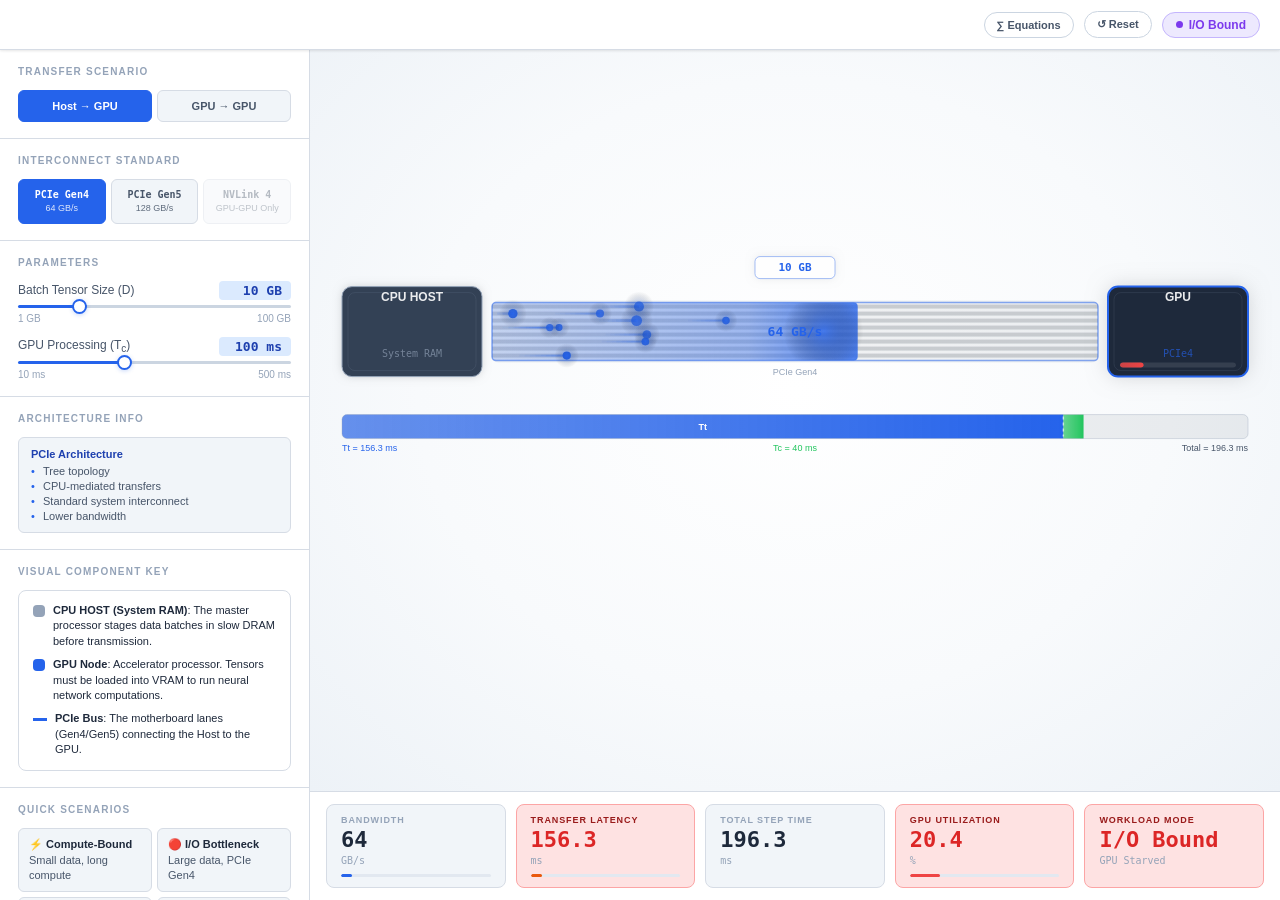
<file: exp-NVLINK/simulation/index.html>
<!DOCTYPE html>
<html>
<head>
	<!-- Add CSS at the head of HTML file -->
    <link rel="stylesheet" href="./css/main.css">
</head>
<body><body>

  <!-- HEADER -->
  <header class="hd">
   
    <span class="hd-spacer"></span>
    <button class="hd-btn" id="btnCalc" onclick="toggleCalc()">∑ Equations</button>
    <button class="hd-btn" onclick="resetAll()">↺ Reset</button>
    <div class="hd-pill pill-ok" id="statusPill">
      <span class="pill-dot"></span>
      <span id="statusTxt">Compute-Bound</span>
    </div>
  </header>

  <div class="app">

    <!-- ══ LEFT PANEL ══ -->
    <aside class="left">

      <!-- Transfer Scenario -->
      <div class="sect">
        <div class="sect-title">Transfer Scenario</div>
        <div class="scen-grid">
          <button class="scen-btn active" id="scen0" onclick="setScenario('host-gpu')">
            Host → GPU
          </button>
          <button class="scen-btn" id="scen1" onclick="setScenario('gpu-gpu')">
            GPU → GPU
          </button>
        </div>
      </div>

      <!-- Interconnect Standard -->
      <div class="sect">
        <div class="sect-title">Interconnect Standard</div>
        <div class="ic-grid">
          <button class="ic-btn active" id="ic0" onclick="setIC(0)">
            PCIe Gen4<small>64 GB/s</small>
          </button>
          <button class="ic-btn" id="ic1" onclick="setIC(1)">
            PCIe Gen5<small>128 GB/s</small>
          </button>
          <button class="ic-btn nvlink" id="ic2" onclick="setIC(2)">
            NVLink 4<small>900 GB/s</small>
          </button>
        </div>
      </div>

      <!-- Parameters -->
      <div class="sect">
        <div class="sect-title">Parameters</div>

        <div class="sl-row">
          <div class="sl-top">
            <span class="sl-name">Batch Tensor Size (D)</span>
            <span class="sl-val" id="vData">10 GB</span>
          </div>
          <input type="range" id="slData" min="0" max="19" step="1" value="4">
          <div class="sl-limits"><span>1 GB</span><span>100 GB</span></div>
        </div>

        <div class="sl-row">
          <div class="sl-top">
            <span class="sl-name">GPU Processing (T<sub>c</sub>)</span>
            <span class="sl-val" id="vTc">100 ms</span>
          </div>
          <input type="range" id="slTc" min="0" max="13" step="1" value="5">
          <div class="sl-limits"><span>10 ms</span><span>500 ms</span></div>
        </div>
      </div>

      <!-- Architecture Info -->
      <div class="sect">
        <div class="sect-title">Architecture Info</div>
        <div class="info-card" id="infoCard">
          <div class="info-title" id="infoTitle">PCIe Architecture</div>
          <ul class="info-list" id="infoList">
            <li>Tree topology</li>
            <li>CPU-mediated transfers</li>
            <li>Standard system interconnect</li>
            <li>Lower bandwidth</li>
          </ul>
        </div>
      </div>

      <!-- Visual Component Key -->
      <div class="sect">
        <div class="sect-title">Visual Component Key</div>
        <div class="info-card" id="legendCard"
          style="background: rgba(255,255,255,0.02); border: 1.5px solid var(--border); padding: 12px 14px; border-radius: 8px;">
          <div id="legendContent" style="font-size: 11px; display: grid; gap: 8px; line-height: 1.4; color: var(--fg);">
            <!-- Dynamic Content -->
          </div>
        </div>
      </div>

      <!-- Quick Scenarios -->
      <div class="sect">
        <div class="sect-title">Quick Scenarios</div>
        <div class="preset-grid">
          <button class="preset-btn" onclick="setPreset(0,4,5)">
            <b>⚡ Compute-Bound</b>Small data, long compute
          </button>
          <button class="preset-btn" onclick="setPreset(0,14,2)">
            <b>🔴 I/O Bottleneck</b>Large data, PCIe Gen4
          </button>
          <button class="preset-btn" onclick="setPreset(1,14,2)">
            <b>🟡 Gen5 Relief</b>Large data, PCIe Gen5
          </button>
          <button class="preset-btn" onclick="setPreset(2,19,2)">
            <b>🟢 NVLink Scale</b>Max data, NVLink 900
          </button>
        </div>
      </div>

      <!-- Equations (toggled) -->
      <div class="sect" id="calcSect" style="display:none">
        <div class="sect-title">Live Equations</div>
        <div class="calc-inner" id="calcInner">—</div>
      </div>

      <!-- Observations -->
      <div class="sect">
        <div class="sect-title">Observations</div>
        <button class="rec-btn" id="recBtn" onclick="recordObs()">⊕ Record Reading</button>
        <div class="tbl-wrap">
          <table>
            <thead>
              <tr>
                <th>#</th>
                <th>IC</th>
                <th>D</th>
                <th>T<sub>c</sub></th>
                <th>T<sub>t</sub></th>
                <th>T<sub>total</sub></th>
                <th>Util%</th>
                <th>Mode</th>
              </tr>
            </thead>
            <tbody id="obsBody">
              <tr>
                <td colspan="8" class="tbl-empty">No readings yet — adjust parameters and record</td>
              </tr>
            </tbody>
          </table>
        </div>
        <div class="btn-row">
          <button class="sm-btn" onclick="exportCSV()">↓ Export CSV</button>
          <button class="sm-btn danger" onclick="clearObs()">✕ Clear</button>
        </div>
      </div>

    </aside>

    <!-- ══ CANVAS VIEWPORT ══ -->
    <div class="viewport" id="vp">
      <canvas id="c"></canvas>
    </div>

    <!-- ══ DASHBOARD ══ -->
    <div class="dashboard">
      <div class="dc" id="dcBW">
        <div class="dash-label">Bandwidth</div>
        <div class="dash-v" id="vBW">—</div>
        <div class="dash-unit">GB/s</div>
        <div class="dc-bar">
          <div class="dc-bar-fill" id="barBW" style="width:0%;background:var(--blue)"></div>
        </div>
      </div>
      <div class="dc" id="dcTt">
        <div class="dash-label">Transfer Latency</div>
        <div class="dash-v" id="vTt">—</div>
        <div class="dash-unit">ms</div>
        <div class="dc-bar">
          <div class="dc-bar-fill" id="barTt" style="width:0%;background:var(--orange)"></div>
        </div>
      </div>
      <div class="dc" id="dcTotal">
        <div class="dash-label">Total Step Time</div>
        <div class="dash-v" id="vTotal">—</div>
        <div class="dash-unit">ms</div>
      </div>
      <div class="dc" id="dcUtil">
        <div class="dash-label">GPU Utilization</div>
        <div class="dash-v" id="vUtil">—</div>
        <div class="dash-unit">%</div>
        <div class="dc-bar">
          <div class="dc-bar-fill" id="barUtil" style="width:0%;background:var(--green)"></div>
        </div>
      </div>
      <div class="dc" id="dcMode">
        <div class="dash-label">Workload Mode</div>
        <div class="dash-v" id="vMode">—</div>
        <div class="dash-unit" id="vModeSub">—</div>
      </div>
    </div>

  </div>

  
</body>

		<!-- Your code goes here-->

	<!-- Add JS at the bottom of HTML file --> 
        <script src="./js/main.js"></script>
</body>
</html>
</file>
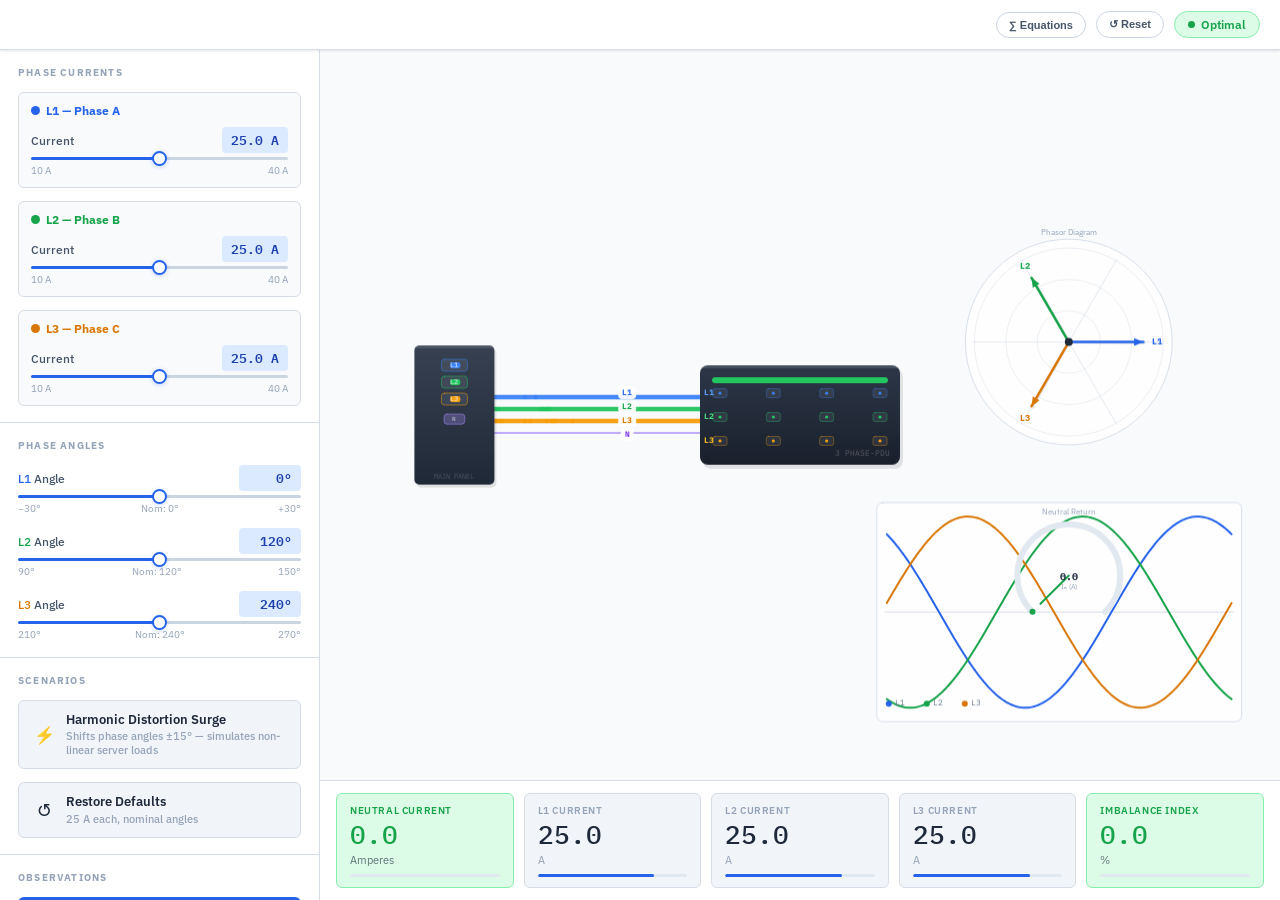
<file: exp-pdu-load-balance-dei/simulation/index.html>
<!DOCTYPE html>
<html>

<head>
  <!-- Add CSS at the head of HTML file -->

  <link
    href="https://fonts.googleapis.com/css2?family=IBM+Plex+Sans:wght@300;400;500;600&family=IBM+Plex+Mono:wght@400;500&display=swap"
    rel="stylesheet">
  <link rel="stylesheet" href="./css/main.css">
</head>

<body>

  <!-- HEADER -->
  <header class="hd">
    
    <span class="hd-spacer"></span>
    <button class="hd-btn" id="btnCalc" onclick="toggleCalc()">∑ Equations</button>
    <button class="hd-btn" id="btnReset" onclick="resetAll()">↺ Reset</button>
    <div class="hd-pill pill-ok" id="statusPill">
      <span class="pill-dot"></span>
      <span id="statusTxt">Optimal</span>
    </div>
  </header>

  <div class="app">


    <!-- ══ LEFT PANEL ══ -->
    <aside class="left">

      <!-- PHASE CURRENTS -->
      <div class="sect">
        <div class="sect-title">Phase Currents</div>

        <div class="phase-block" id="blockL1">
          <div class="ph-hdr">
            <div class="ph-label"><span class="ph-dot" style="background:var(--l1)"></span><span class="ph-l1">L1 —
                Phase A</span></div>
          </div>
          <div class="sl-row">
            <div class="sl-top"><span class="sl-name">Current</span><span class="sl-val" id="vI1">25 A</span></div>
            <input type="range" id="slI1" min="10" max="40" step="0.5" value="25">
            <div class="sl-limits"><span>10 A</span><span>40 A</span></div>
          </div>
          <button class="breaker-reset-btn" id="btnResetL1" onclick="resetBreaker(0)" style="display:none">⚡ Reset
            Breaker</button>
        </div>

        <div class="phase-block" id="blockL2">
          <div class="ph-hdr">
            <div class="ph-label"><span class="ph-dot" style="background:var(--l2)"></span><span class="ph-l2">L2 —
                Phase B</span></div>
          </div>
          <div class="sl-row">
            <div class="sl-top"><span class="sl-name">Current</span><span class="sl-val" id="vI2">25 A</span></div>
            <input type="range" id="slI2" min="10" max="40" step="0.5" value="25">
            <div class="sl-limits"><span>10 A</span><span>40 A</span></div>
          </div>
          <button class="breaker-reset-btn" id="btnResetL2" onclick="resetBreaker(1)" style="display:none">⚡ Reset
            Breaker</button>
        </div>

        <div class="phase-block" id="blockL3">
          <div class="ph-hdr">
            <div class="ph-label"><span class="ph-dot" style="background:var(--l3)"></span><span class="ph-l3">L3 —
                Phase C</span></div>
          </div>
          <div class="sl-row">
            <div class="sl-top"><span class="sl-name">Current</span><span class="sl-val" id="vI3">25 A</span></div>
            <input type="range" id="slI3" min="10" max="40" step="0.5" value="25">
            <div class="sl-limits"><span>10 A</span><span>40 A</span></div>
          </div>
          <button class="breaker-reset-btn" id="btnResetL3" onclick="resetBreaker(2)" style="display:none">⚡ Reset
            Breaker</button>
        </div>
      </div>

      <!-- PHASE ANGLES -->
      <div class="sect">
        <div class="sect-title">Phase Angles</div>

        <div class="sl-row">
          <div class="sl-top">
            <span class="sl-name"><span class="ph-l1">L1</span> Angle</span>
            <span class="sl-val" id="vA1">0°</span>
          </div>
          <input type="range" id="slA1" min="-30" max="30" step="1" value="0">
          <div class="sl-limits"><span>−30°</span><span>Nom: 0°</span><span>+30°</span></div>
        </div>

        <div class="sl-row">
          <div class="sl-top">
            <span class="sl-name"><span class="ph-l2">L2</span> Angle</span>
            <span class="sl-val" id="vA2">120°</span>
          </div>
          <input type="range" id="slA2" min="90" max="150" step="1" value="120">
          <div class="sl-limits"><span>90°</span><span>Nom: 120°</span><span>150°</span></div>
        </div>

        <div class="sl-row">
          <div class="sl-top">
            <span class="sl-name"><span class="ph-l3">L3</span> Angle</span>
            <span class="sl-val" id="vA3">240°</span>
          </div>
          <input type="range" id="slA3" min="210" max="270" step="1" value="240">
          <div class="sl-limits"><span>210°</span><span>Nom: 240°</span><span>270°</span></div>
        </div>
      </div>

      <!-- SCENARIOS -->
      <div class="sect">
        <div class="sect-title">Scenarios</div>
        <button class="sc-btn" id="btnHarm" onclick="toggleHarmonic()">
          <span class="sc-ico">⚡</span>
          <div>
            <div class="sc-name">Harmonic Distortion Surge</div>
            <div class="sc-sub">Shifts phase angles ±15° — simulates non-linear server loads</div>
          </div>
        </button>
        <button class="sc-btn" onclick="resetAll()">
          <span class="sc-ico">↺</span>
          <div>
            <div class="sc-name">Restore Defaults</div>
            <div class="sc-sub">25 A each, nominal angles</div>
          </div>
        </button>
      </div>

      <!-- EQUATION PANEL (toggled) -->
      <div class="sect" id="calcSect" style="display:none">
        <div class="sect-title">Live Equations</div>
        <div class="calc-inner" id="calcInner" style="margin:0">—</div>
      </div>

      <!-- OBSERVATIONS -->
      <div class="sect">
        <div class="sect-title">Observations</div>
        <button class="rec-btn" id="recBtn" onclick="recordObs()">
          <svg width="12" height="12" viewBox="0 0 24 24" fill="none" stroke="currentColor" stroke-width="2.5">
            <circle cx="12" cy="12" r="8" />
            <circle cx="12" cy="12" r="3" fill="currentColor" />
          </svg>
          Record Reading
        </button>
        <div class="tbl-wrap">
          <table>
            <thead>
              <tr>
                <th>#</th>
                <th>I₁</th>
                <th>I₂</th>
                <th>I₃</th>
                <th>θ₁</th>
                <th>θ₂</th>
                <th>θ₃</th>
                <th>Iₙ</th>
                <th>Status</th>
              </tr>
            </thead>
            <tbody id="obsBody">
              <tr>
                <td colspan="9" class="tbl-empty">No readings yet</td>
              </tr>
            </tbody>
          </table>
        </div>
        <div class="btn-row">
          <button class="sm-btn" onclick="exportCSV()">↓ CSV</button>
          <button class="sm-btn danger" onclick="clearObs()">✕ Clear</button>
        </div>
      </div>

    </aside>

    <!-- ══ VIEWPORT ══ -->
    <div class="viewport" id="viewport">
      <canvas id="c"></canvas>
      <div class="trip-overlay" id="tripOverlay">
        <div class="trip-banner">
          <svg width="20" height="20" viewBox="0 0 24 24" fill="none" stroke="currentColor" stroke-width="2.5">
            <path d="M10.29 3.86L1.82 18a2 2 0 001.71 3h16.94a2 2 0 001.71-3L13.71 3.86a2 2 0 00-3.42 0z" />
            <line x1="12" y1="9" x2="12" y2="13" />
            <line x1="12" y1="17" x2="12.01" y2="17" />
          </svg>
          BREAKER TRIPPED — Overcurrent Detected
        </div>
      </div>
    </div>

    <!-- ══ DASHBOARD ══ -->
    <div class="dashboard">
      <div class="dc" id="dcIn">
        <span class="dc-lbl">Neutral Current</span>
        <span class="dash-v" id="dvIn">—</span>
        <span class="dc-unit">Amperes</span>
        <div class="dc-bar">
          <div class="dc-bar-fill" id="barIn"></div>
        </div>
      </div>
      <div class="dc" id="dcI1">
        <span class="dc-lbl">L1 Current</span>
        <span class="dash-v" id="dvI1">—</span>
        <span class="dc-unit">A</span>
        <div class="dc-bar">
          <div class="dc-bar-fill" id="barI1"></div>
        </div>
      </div>
      <div class="dc" id="dcI2">
        <span class="dc-lbl">L2 Current</span>
        <span class="dash-v" id="dvI2">—</span>
        <span class="dc-unit">A</span>
        <div class="dc-bar">
          <div class="dc-bar-fill" id="barI2"></div>
        </div>
      </div>
      <div class="dc" id="dcI3">
        <span class="dc-lbl">L3 Current</span>
        <span class="dash-v" id="dvI3">—</span>
        <span class="dc-unit">A</span>
        <div class="dc-bar">
          <div class="dc-bar-fill" id="barI3"></div>
        </div>
      </div>
      <div class="dc" id="dcImb">
        <span class="dc-lbl">Imbalance Index</span>
        <span class="dash-v" id="dvImb">—</span>
        <span class="dc-unit">%</span>
        <div class="dc-bar">
          <div class="dc-bar-fill" id="barImb"></div>
        </div>
      </div>
    </div>

  </div>
  <!-- Your code goes here-->

  <!-- Add JS at the bottom of HTML file -->
  <script src="./js/main.js"></script>
</body>

</html>
</file>
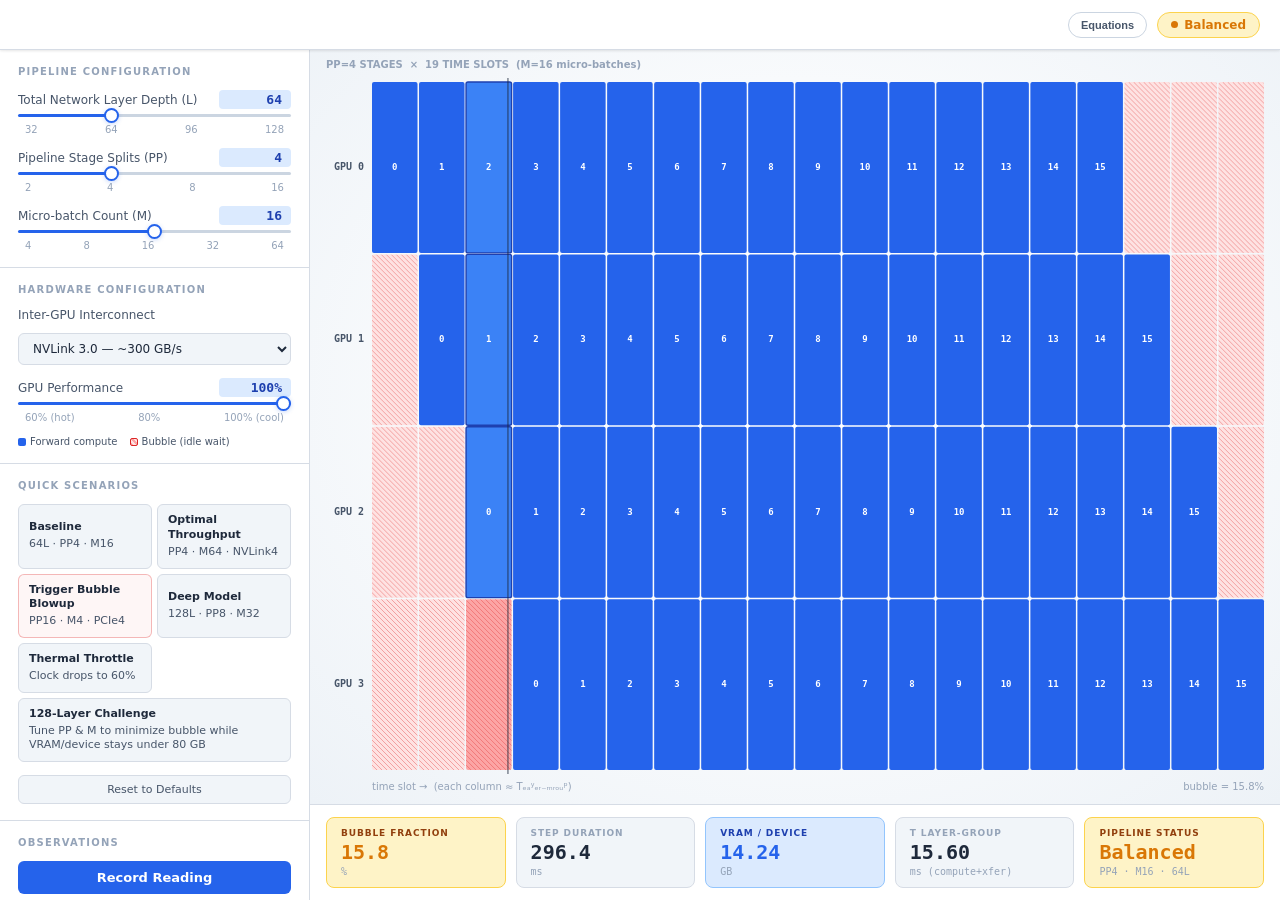
<file: exp-Pipeline-Parallelism-dei/simulation/index.html>
<!DOCTYPE html>
<html>
<head>
	<!-- Add CSS at the head of HTML file -->
    <link rel="stylesheet" href="./css/main.css">
</head>
<body>
		
  <!-- HEADER -->
  <div class="hd">
 
    <div class="hd-spacer"></div>
    <button class="hd-btn" id="btnCalc" onclick="toggleCalc()">Equations</button>
    <div class="hd-pill pill-ok" id="statusPill">
      <div class="pill-dot"></div>
      <span id="statusTxt">Efficient</span>
    </div>
  </div>

  <div class="app">
    <!-- ── LEFT PANEL ── -->
    <div class="left">

      <!-- Pipeline Configuration -->
      <div class="sect">
        <div class="sect-title">Pipeline Configuration</div>

        <div class="sl-row">
          <div class="sl-top">
            <span class="sl-name">Total Network Layer Depth (L)</span>
            <span class="sl-val" id="vLayers">64</span>
          </div>
          <input type="range" id="slLayers" min="32" max="128" step="16" value="64">
          <div class="sl-limits"><span>32</span><span>64</span><span>96</span><span>128</span></div>
        </div>

        <div class="sl-row">
          <div class="sl-top">
            <span class="sl-name">Pipeline Stage Splits (PP)</span>
            <span class="sl-val" id="vPP">4</span>
          </div>
          <input type="range" id="slPP" min="0" max="3" step="1" value="1">
          <div class="sl-limits"><span>2</span><span>4</span><span>8</span><span>16</span></div>
        </div>

        <div class="sl-row">
          <div class="sl-top">
            <span class="sl-name">Micro-batch Count (M)</span>
            <span class="sl-val" id="vM">16</span>
          </div>
          <input type="range" id="slM" min="0" max="4" step="1" value="2">
          <div class="sl-limits"><span>4</span><span>8</span><span>16</span><span>32</span><span>64</span></div>
        </div>
      </div>

      <!-- Hardware Configuration -->
      <div class="sect">
        <div class="sect-title">Hardware Configuration</div>

        <div class="sl-row">
          <div class="sl-top" style="margin-bottom:6px">
            <span class="sl-name">Inter-GPU Interconnect</span>
          </div>
          <select id="interSelect" class="gpu-select" onchange="onInterChange(this.value)">
            <option value="4.5">PCIe Gen4 x16 — ~25 GB/s</option>
            <option value="2.4">PCIe Gen5 x16 — ~50 GB/s</option>
            <option value="1.2" selected>NVLink 3.0 — ~300 GB/s</option>
            <option value="0.6">NVLink 4.0 — ~450 GB/s</option>
          </select>
        </div>

        <div class="sl-row">
          <div class="sl-top">
            <span class="sl-name">GPU Performance</span>
            <span class="sl-val" id="vThrottle">100%</span>
          </div>
          <input type="range" id="slThrottle" min="60" max="100" step="5" value="100">
          <div class="sl-limits"><span>60% (hot)</span><span>80%</span><span>100% (cool)</span></div>
        </div>

        <div class="legend">
          <span><span class="legend-dot" style="background:#2563EB"></span>Forward compute</span>
          <span><span class="legend-hatch"></span>Bubble (idle wait)</span>
        </div>
      </div>

      <!-- Quick Scenarios -->
      <div class="sect">
        <div class="sect-title">Quick Scenarios</div>
        <div class="preset-grid">
          <button class="preset-btn" onclick="preset(64,1,2,'1.2',100)">
            <b>Baseline</b>64L · PP4 · M16
          </button>
          <button class="preset-btn" onclick="preset(64,1,4,'0.6',100)">
            <b>Optimal Throughput</b>PP4 · M64 · NVLink4
          </button>
          <button class="preset-btn danger" onclick="preset(64,3,0,'4.5',100)">
            <b>Trigger Bubble Blowup</b>PP16 · M4 · PCIe4
          </button>
          <button class="preset-btn" onclick="preset(128,2,3,'1.2',100)">
            <b>Deep Model</b>128L · PP8 · M32
          </button>
          <button class="preset-btn" onclick="preset(null,null,null,null,60)">
            <b>Thermal Throttle</b>Clock drops to 60%
          </button>
          <button class="preset-btn wide" onclick="preset(128,1,2,'1.2',100)">
            <b>128-Layer Challenge</b>Tune PP &amp; M to minimize bubble while VRAM/device stays under 80 GB
          </button>
        </div>
        <button class="sm-btn" onclick="resetDefaults()">Reset to Defaults</button>
      </div>

      <!-- Equations (toggled from header) -->
      <div class="sect" id="calcSect" style="display:none">
        <div class="sect-title">Pipeline Equations</div>
        <div class="calc-inner" id="calcInner">—</div>
      </div>

      <!-- Observations -->
      <div class="sect">
        <div class="sect-title">Observations</div>
        <button class="rec-btn" id="recBtn" onclick="recordObs()">Record Reading</button>
        <div class="tbl-wrap">
          <table>
            <thead>
              <tr>
                <th>#</th>
                <th>L</th>
                <th>PP</th>
                <th>M</th>
                <th>Link</th>
                <th>T<sub>lg</sub>(ms)</th>
                <th>Step(ms)</th>
                <th>Bubble%</th>
                <th>VRAM/Dev</th>
              </tr>
            </thead>
            <tbody id="obsBody">
              <tr>
                <td colspan="9" class="tbl-empty">No readings yet — adjust parameters and record</td>
              </tr>
            </tbody>
          </table>
        </div>
        <div class="btn-row">
          <button class="sm-btn" onclick="exportCSV()">Export CSV</button>
          <button class="sm-btn danger" onclick="clearObs()">Clear</button>
        </div>
      </div>

    </div><!-- /left -->

    <!-- ── CANVAS VIEWPORT ── -->
    <div class="viewport" id="vp">
      <canvas id="c"></canvas>
    </div>

    <!-- ── DASHBOARD ── -->
    <div class="dashboard">
      <div class="dc" id="dcBubble">
        <div class="dash-label">Bubble Fraction</div>
        <div class="dash-v" id="vBubble">—</div>
        <div class="dash-unit">%</div>
      </div>
      <div class="dc" id="dcStep">
        <div class="dash-label">Step Duration</div>
        <div class="dash-v" id="vStep">—</div>
        <div class="dash-unit">ms</div>
      </div>
      <div class="dc waste" id="dcVram">
        <div class="dash-label">VRAM / Device</div>
        <div class="dash-v" id="vVram">—</div>
        <div class="dash-unit">GB</div>
      </div>
      <div class="dc" id="dcTlg">
        <div class="dash-label">T layer-group</div>
        <div class="dash-v" id="vTlg">—</div>
        <div class="dash-unit">ms (compute+xfer)</div>
      </div>
      <div class="dc" id="dcStatus">
        <div class="dash-label">Pipeline Status</div>
        <div class="dash-v" id="vStatus">—</div>
        <div class="dash-unit" id="vStatusSub">—</div>
      </div>
    </div>

  </div><!-- /app -->

  
        <script src="./js/main.js"></script>
</body>
</html>
</file>
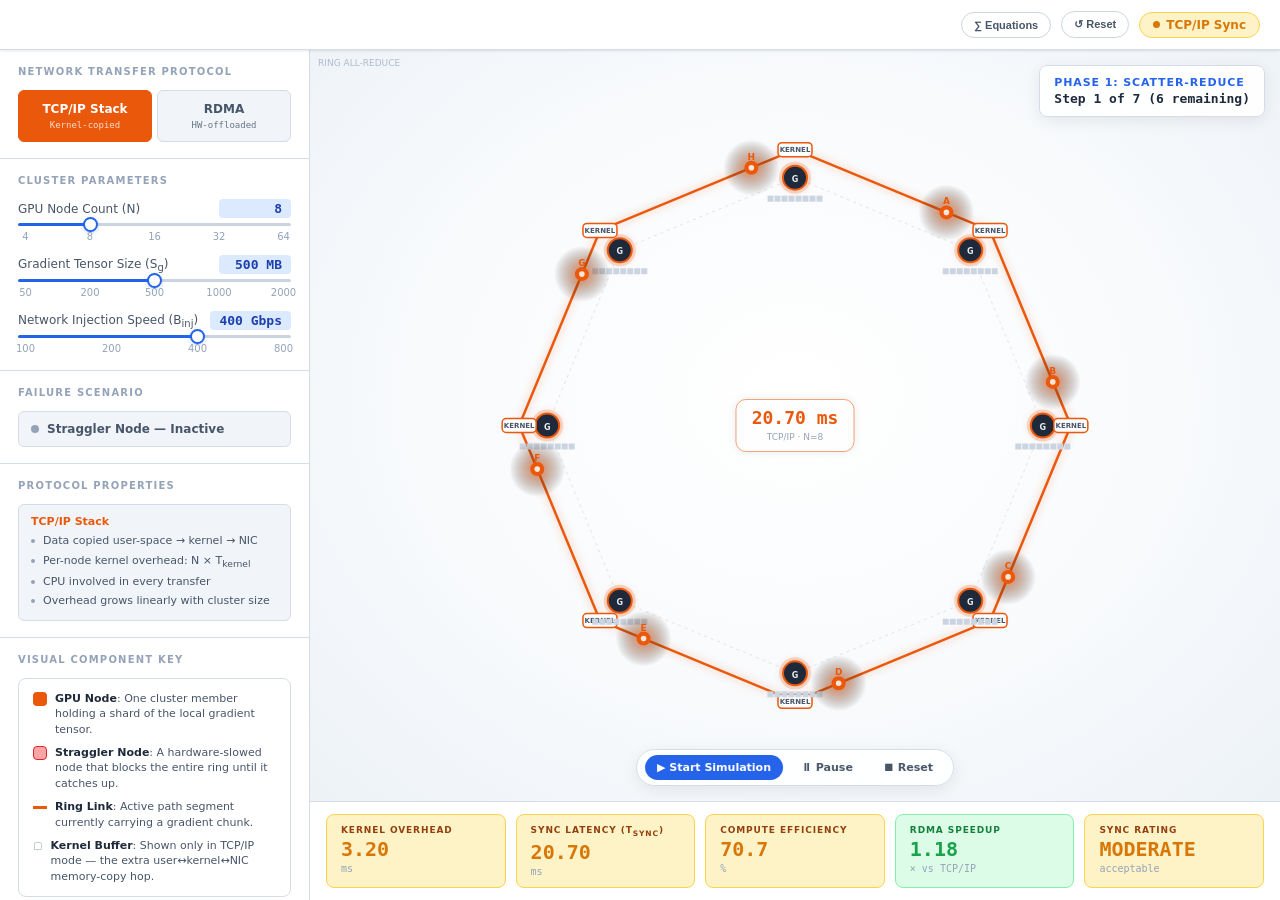
<file: exp-RDMA-gradient-allreduce-sync-dei/simulation/index.html>
<!DOCTYPE html>
<html>
<head>
	<!-- Add CSS at the head of HTML file -->
    <link rel="stylesheet" href="./css/main.css">
</head>
<body>


<!-- HEADER -->
<header class="hd">
 
  <span class="hd-spacer"></span>
  <button class="hd-btn" id="btnCalc" onclick="toggleCalc()">∑ Equations</button>
  <button class="hd-btn" onclick="resetAll()">↺ Reset</button>
  <div class="hd-pill pill-ok" id="statusPill">
    <span class="pill-dot"></span>
    <span id="statusTxt">Optimal Sync</span>
  </div>
</header>

<div class="app">

  <!-- ══ LEFT PANEL ══ -->
  <aside class="left">

    <!-- Protocol -->
    <div class="sect">
      <div class="sect-title">Network Transfer Protocol</div>
      <div class="proto-grid">
        <button class="proto-btn active" id="protoTCP" onclick="setProto('tcp')">
          TCP/IP Stack<small>Kernel-copied</small>
        </button>
        <button class="proto-btn rdma" id="protoRDMA" onclick="setProto('rdma')">
          RDMA<small>HW-offloaded</small>
        </button>
      </div>
    </div>

    <!-- Parameters -->
    <div class="sect">
      <div class="sect-title">Cluster Parameters</div>

      <!-- Node Count -->
      <div class="sl-row">
        <div class="sl-top">
          <span class="sl-name">GPU Node Count (N)</span>
          <span class="sl-val" id="vN">8</span>
        </div>
        <input type="range" id="slN" min="0" max="4" step="1" value="1">
        <div class="sl-limits"><span>4</span><span>8</span><span>16</span><span>32</span><span>64</span></div>
      </div>

      <!-- Gradient Tensor Size -->
      <div class="sl-row">
        <div class="sl-top">
          <span class="sl-name">Gradient Tensor Size (S<sub>g</sub>)</span>
          <span class="sl-val" id="vGrad">500 MB</span>
        </div>
        <input type="range" id="slGrad" min="0" max="4" step="1" value="2">
        <div class="sl-limits"><span>50</span><span>200</span><span>500</span><span>1000</span><span>2000</span></div>
      </div>

      <!-- Injection Speed -->
      <div class="sl-row">
        <div class="sl-top">
          <span class="sl-name">Network Injection Speed (B<sub>inj</sub>)</span>
          <span class="sl-val" id="vSpeed">400 Gbps</span>
        </div>
        <input type="range" id="slSpeed" min="0" max="3" step="1" value="2">
        <div class="sl-limits"><span>100</span><span>200</span><span>400</span><span>800</span></div>
      </div>
    </div>

    <!-- Straggler -->
    <div class="sect">
      <div class="sect-title">Failure Scenario</div>
      <button class="strag-btn" id="stragBtn" onclick="toggleStraggler()">
        <span class="dot"></span>
        <span id="stragLabel">Straggler Node — Inactive</span>
      </button>
    </div>

    <!-- Protocol Properties -->
    <div class="sect">
      <div class="sect-title">Protocol Properties</div>
      <div class="info-card tcp" id="infoCard">
        <div class="info-title" id="infoTitle">TCP/IP Stack</div>
        <ul class="info-list" id="infoList">
          <li>Data copied user-space → kernel → NIC</li>
          <li>Per-node kernel overhead: N × T<sub>kernel</sub></li>
          <li>CPU involved in every transfer</li>
          <li>Overhead grows linearly with cluster size</li>
        </ul>
      </div>
    </div>

    <!-- Visual Component Key -->
    <div class="sect">
      <div class="sect-title">Visual Component Key</div>
      <div class="legend-card" id="legendCard">
        <div id="legendContent"></div>
      </div>
    </div>

    <!-- Quick Scenarios -->
    <div class="sect">
      <div class="sect-title">Quick Scenarios</div>
      <div class="preset-grid">
        <button class="preset-btn" onclick="setPreset('tcp',1,2,2,false)">
          <b> TCP/IP Baseline</b>8 nodes · 500MB · 400G
        </button>
        <button class="preset-btn" onclick="setPreset('rdma',1,2,2,false)">
          <b> RDMA Upgrade</b>8 nodes · 500MB · 400G
        </button>
        <button class="preset-btn" onclick="setPreset('tcp',2,2,2,false)">
          <b>⚡ TCP at Scale</b>16 nodes · 500MB · 400G
        </button>
        <button class="preset-btn" onclick="setPreset('rdma',2,2,2,false)">
          <b> RDMA at Scale</b>16 nodes · 500MB · 400G
        </button>
        <button class="preset-btn" onclick="setPreset('tcp',4,3,2,false)">
          <b> Massive Cluster</b>64 nodes · 1000MB TCP
        </button>
        <button class="preset-btn danger" onclick="setPreset('rdma',2,2,2,true)">
          <b> Straggler Hit</b>16 nodes · RDMA + straggler
        </button>
      </div>
    </div>

    <!-- Equations (toggled) -->
    <div class="sect" id="calcSect" style="display:none">
      <div class="sect-title">Live Equations</div>
      <div class="calc-inner" id="calcInner">—</div>
    </div>

    <!-- Observations -->
    <div class="sect">
      <div class="sect-title">Observations</div>
      <button class="rec-btn" id="recBtn" onclick="recordObs()">⊕ Record Reading</button>
      <div class="tbl-wrap">
        <table>
          <thead>
            <tr>
              <th>#</th><th>Proto</th><th>N</th><th>S<sub>g</sub></th><th>B<sub>inj</sub></th>
              <th>Kernel(ms)</th><th>T<sub>sync</sub>(ms)</th><th>Eff(%)</th>
            </tr>
          </thead>
          <tbody id="obsBody">
            <tr><td colspan="8" class="tbl-empty">No readings yet — adjust parameters and record</td></tr>
          </tbody>
        </table>
      </div>
      <div class="btn-row">
        <button class="sm-btn" onclick="exportCSV()">↓ Export CSV</button>
        <button class="sm-btn danger" onclick="clearObs()">✕ Clear</button>
      </div>
    </div>

  </aside>

  <!-- ══ CANVAS VIEWPORT ══ -->
  <div class="viewport" id="vp">
    <div id="phaseOverlay" class="phase-overlay">
      <div class="phase-title" id="overlayPhase" style="color:var(--blue)">Phase 1: Scatter-Reduce</div>
      <div class="phase-step-info" id="overlayStep">Step 1 of 7 (6 remaining)</div>
    </div>
    <div class="sim-controls">
      <button class="sim-btn active" id="btnPlay" onclick="togglePlay()">▶ Start Simulation</button>
      <button class="sim-btn" id="btnPause" onclick="togglePause()">⏸ Pause</button>
      <button class="sim-btn" id="btnReset" onclick="resetProgress()">⏹ Reset</button>
    </div>
    <canvas id="c"></canvas>
  </div>

  <!-- ══ DASHBOARD ══ -->
  <div class="dashboard">
    <div class="dc" id="dcKernel">
      <div class="dash-label">Kernel Overhead</div>
      <div class="dash-v" id="vKernel">—</div>
      <div class="dash-unit">ms</div>
    </div>
    <div class="dc" id="dcTsync">
      <div class="dash-label">Sync Latency (T<sub>sync</sub>)</div>
      <div class="dash-v" id="vTsync">—</div>
      <div class="dash-unit">ms</div>
    </div>
    <div class="dc" id="dcEff">
      <div class="dash-label">Compute Efficiency</div>
      <div class="dash-v" id="vEff">—</div>
      <div class="dash-unit">%</div>
    </div>
    <div class="dc" id="dcSpeedup">
      <div class="dash-label">RDMA Speedup</div>
      <div class="dash-v" id="vSpeedup">—</div>
      <div class="dash-unit">× vs TCP/IP</div>
    </div>
    <div class="dc" id="dcRating">
      <div class="dash-label">Sync Rating</div>
      <div class="dash-v" id="vRating">—</div>
      <div class="dash-unit" id="vRatingSub">—</div>
    </div>
  </div>

</div>


        <script src="./js/main.js"></script>
</body>
</html>
</file>
<file: exp-amdahl-parallel-scalling-dei/simulation/css/main.css>
*,*::before,*::after{box-sizing:border-box;margin:0;padding:0}
:root{
  --bg:#F8FAFC;--bg2:#FFFFFF;--bg3:#F1F5F9;--bg4:#E2E8F0;
  --border:#D6DCE5;--border2:#CBD5E1;
  --t1:#1E293B;--t2:#475569;--t3:#94A3B8;
  --blue:#2563EB;--blue-l:#DBEAFE;--blue-d:#1E40AF;
  --green:#16A34A;--green-l:#DCFCE7;
  --yellow:#D97706;--yellow-l:#FEF3C7;
  --orange:#EA580C;--orange-l:#FFEDD5;
  --red:#DC2626;--red-l:#FEE2E2;
  --purple:#7C3AED;--purple-l:#EDE9FE;
  --teal:#0891B2;--teal-l:#CFFAFE;
  --r:8px;--r-sm:6px;
  --shadow:0 1px 3px rgba(0,0,0,.07),0 1px 2px rgba(0,0,0,.04);
  --shadow-md:0 4px 16px rgba(0,0,0,.08);
  --shadow-lg:0 8px 32px rgba(0,0,0,.12)
}
html,body{height:100%;background:var(--bg)}
body{font-family:system-ui,-apple-system,sans-serif;color:var(--t1);font-size:13px;-webkit-font-smoothing:antialiased}

/* ── HEADER ── */
.hd{height:50px;background:var(--bg2);border-bottom:1.5px solid var(--border);
  display:flex;align-items:center;gap:10px;padding:0 20px;
  box-shadow:var(--shadow);z-index:60;position:relative;flex-shrink:0}
.hd-badge{background:var(--blue);color:#fff;font-size:10px;font-weight:600;letter-spacing:.08em;
  padding:4px 10px;border-radius:5px;text-transform:uppercase;white-space:nowrap}
.hd-title{font-weight:600;font-size:15px;color:var(--t1);white-space:nowrap}
.hd-sub{font-size:12px;color:var(--t3);margin-left:2px;white-space:nowrap}
.hd-spacer{flex:1}
.hd-pill{display:flex;align-items:center;gap:6px;padding:5px 13px;
  border-radius:20px;font-size:12px;font-weight:600;border:1px solid;transition:all .4s;white-space:nowrap}
.pill-ok{background:var(--green-l);color:var(--green);border-color:#86EFAC}
.pill-warn{background:var(--yellow-l);color:var(--yellow);border-color:#FCD34D}
.pill-hot{background:var(--orange-l);color:var(--orange);border-color:#FDBA74}
.pill-crit{background:var(--red-l);color:var(--red);border-color:#FCA5A5}
.pill-dot{width:7px;height:7px;border-radius:50%;background:currentColor}
.pill-warn .pill-dot,.pill-hot .pill-dot,.pill-crit .pill-dot{animation:blink .85s infinite}
@keyframes blink{0%,100%{opacity:1}50%{opacity:.15}}
.hd-btn{padding:6px 12px;border-radius:20px;font-size:11px;font-weight:600;
  border:1px solid var(--border2);background:var(--bg2);color:var(--t2);
  cursor:pointer;transition:all .2s;display:flex;align-items:center;gap:5px;white-space:nowrap}
.hd-btn:hover{background:var(--bg3);color:var(--t1)}
.hd-btn.on{background:var(--blue-l);color:var(--blue-d);border-color:#93C5FD}

/* ── LAYOUT ── */
.app{display:grid;grid-template-columns:310px 1fr;grid-template-rows:1fr auto;
  height:calc(100vh - 50px);overflow:hidden}
.left{grid-column:1;grid-row:1/3;background:var(--bg2);border-right:1.5px solid var(--border);
  overflow-y:auto;display:flex;flex-direction:column}
.viewport{grid-column:2;grid-row:1;position:relative;overflow:hidden;
  background:radial-gradient(ellipse at 50% 46%,#FFFFFF 0%,#F8FAFC 55%,#EDF2F7 100%)}
#c{width:100%;height:100%;display:block;position:relative;z-index:1}
.dashboard{grid-column:2;grid-row:2;background:var(--bg2);border-top:1.5px solid var(--border);
  display:grid;grid-template-columns:repeat(5,1fr);gap:10px;padding:12px 16px;flex-shrink:0}

/* ── SECTIONS ── */
.sect{border-bottom:1px solid var(--border);padding:16px 18px;display:flex;flex-direction:column;gap:13px}
.sect:last-child{border-bottom:none}
.sect-title{font-size:10px;font-weight:700;text-transform:uppercase;letter-spacing:.12em;color:var(--t3)}

/* ── CLASSIC MODE TOGGLE ── */
.classic-btn{width:100%;padding:10px 12px;border-radius:var(--r-sm);border:1px solid var(--border);
  background:var(--bg3);cursor:pointer;text-align:left;font-family:system-ui,sans-serif;
  font-size:12px;font-weight:600;color:var(--t2);transition:all .2s;display:flex;align-items:center;gap:8px}
.classic-btn:hover{border-color:var(--border2);background:var(--bg4);color:var(--t1)}
.classic-btn.active{background:var(--blue-l);border-color:#93C5FD;color:var(--blue-d)}
.classic-btn .dot{width:8px;height:8px;border-radius:50%;background:var(--t3);flex-shrink:0}
.classic-btn.active .dot{background:var(--blue)}

/* ── SLIDERS ── */
.sl-row{display:flex;flex-direction:column;gap:5px}
.sl-row.disabled{opacity:.4;pointer-events:none}
.sl-top{display:flex;justify-content:space-between;align-items:center;gap:6px}
.sl-name{font-size:12px;font-weight:500;color:var(--t2)}
.sl-val{font-family:ui-monospace,monospace;font-size:13px;font-weight:600;
  color:var(--blue-d);background:var(--blue-l);padding:2px 9px;border-radius:4px;
  min-width:72px;text-align:right;transition:background .3s,color .3s}
.sl-val.warn{background:var(--yellow-l);color:var(--yellow)}
.sl-val.hot{background:var(--orange-l);color:var(--orange)}
.sl-val.crit{background:var(--red-l);color:var(--red)}
.sl-limits{display:flex;justify-content:space-between;font-size:10px;color:var(--t3)}
input[type=range]{-webkit-appearance:none;width:100%;height:3px;border-radius:2px;
  background:var(--border2);outline:none;cursor:pointer}
input[type=range]::-webkit-slider-thumb{-webkit-appearance:none;width:15px;height:15px;
  border-radius:50%;background:var(--bg2);border:2px solid var(--blue);
  box-shadow:0 1px 4px rgba(37,99,235,.25);transition:transform .15s}
input[type=range]:hover::-webkit-slider-thumb{transform:scale(1.2)}

/* ── PRESET BUTTONS ── */
.preset-grid{display:grid;grid-template-columns:1fr 1fr;gap:5px}
.preset-btn{padding:8px 10px;border-radius:var(--r-sm);border:1px solid var(--border);
  background:var(--bg3);cursor:pointer;text-align:left;font-family:system-ui,sans-serif;
  font-size:11px;font-weight:500;color:var(--t2);transition:all .2s;line-height:1.35}
.preset-btn:hover{border-color:var(--border2);background:var(--bg4);color:var(--t1)}
.preset-btn b{display:block;color:var(--t1);font-size:11px;margin-bottom:2px}
.preset-btn.danger{border-color:rgba(220,38,38,.3);background:rgba(220,38,38,.04)}
.preset-btn.danger:hover{border-color:rgba(220,38,38,.5);background:rgba(220,38,38,.08);color:var(--red)}

/* ── INFO CARD ── */
.info-card{background:var(--bg3);border:1px solid var(--border);border-radius:var(--r-sm);
  padding:10px 12px;display:flex;flex-direction:column;gap:5px;transition:all .3s}
.info-title{font-size:11px;font-weight:600;color:var(--blue-d)}
.info-card.ext .info-title{color:var(--orange)}
.info-list{list-style:none;padding-left:0;display:flex;flex-direction:column;gap:3px}
.info-list li{position:relative;padding-left:12px;font-size:11px;color:var(--t2);line-height:1.5}
.info-list li::before{content:'';position:absolute;left:0;top:6px;width:4px;height:4px;border-radius:50%;background:var(--t3)}

/* ── CALC PANEL ── */
.calc-inner{background:var(--bg3);border:1px solid var(--border);border-radius:var(--r-sm);
  padding:10px 13px;font-family:ui-monospace,monospace;font-size:11px;
  color:var(--t1);line-height:1.9;overflow-x:auto}
.calc-inner .hl{font-weight:700;color:var(--blue-d)}
.calc-inner .hl-r{font-weight:700;color:var(--red)}
.calc-inner .hl-g{font-weight:700;color:var(--green)}
.calc-inner .hl-o{font-weight:700;color:var(--orange)}

/* ── RECORD / TABLE ── */
.rec-btn{width:100%;padding:9px 12px;border-radius:var(--r-sm);border:none;
  background:var(--blue);color:#fff;font-family:system-ui,sans-serif;
  font-size:13px;font-weight:600;cursor:pointer;display:flex;align-items:center;
  justify-content:center;gap:6px;transition:background .2s}
.rec-btn:hover{background:var(--blue-d)}
.rec-btn.flash{background:var(--green)!important}
.tbl-wrap{max-height:150px;overflow-y:auto;overflow-x:auto;border:1px solid var(--border);border-radius:var(--r-sm)}
table{width:100%;border-collapse:collapse;font-family:ui-monospace,monospace}
thead th{position:sticky;top:0;background:var(--bg3);padding:5px 6px;text-align:right;
  font-size:9px;letter-spacing:.05em;color:var(--t3);text-transform:uppercase;
  border-bottom:1px solid var(--border);font-family:system-ui,sans-serif;font-weight:600;white-space:nowrap}
thead th:first-child{text-align:left}
tbody tr:hover{background:var(--bg3)}
td{padding:4px 6px;text-align:right;color:var(--t2);border-bottom:1px solid var(--bg4);font-size:11px}
td:first-child{text-align:left;color:var(--t1);font-weight:500}
.tbl-empty{text-align:center;padding:12px;font-size:11px;color:var(--t3);font-family:system-ui,sans-serif}
.btn-row{display:flex;gap:6px}
.sm-btn{flex:1;padding:7px;border-radius:var(--r-sm);border:1px solid var(--border);
  background:var(--bg3);font-family:system-ui,sans-serif;font-size:11px;
  font-weight:500;color:var(--t2);cursor:pointer;transition:all .2s}
.sm-btn:hover{border-color:var(--border2);color:var(--t1)}
.sm-btn.danger:hover{border-color:rgba(220,38,38,.4);color:var(--red)}

/* ── DASHBOARD CARDS ── */
.dc{background:var(--bg3);border:1px solid var(--border);border-radius:var(--r);
  padding:10px 14px;display:flex;flex-direction:column;gap:4px;transition:border-color .4s,background .4s}
.dc.good{border-color:#86EFAC;background:var(--green-l)}
.dc.warn{border-color:#FCD34D;background:var(--yellow-l)}
.dc.hot{border-color:#FDBA74;background:var(--orange-l)}
.dc.crit{border-color:#FCA5A5;background:var(--red-l)}
.dash-label{font-size:9px;font-weight:700;text-transform:uppercase;letter-spacing:.1em;color:var(--t3);transition:color .4s}
.dc.good .dash-label{color:#15803D}
.dc.warn .dash-label{color:#92400E}
.dc.hot .dash-label{color:#C2410C}
.dc.crit .dash-label{color:#991B1B}
.dash-v{font-family:ui-monospace,monospace;font-size:19px;font-weight:600;color:var(--t1);line-height:1;transition:color .4s}
.dc.good .dash-v{color:var(--green)}
.dc.warn .dash-v{color:var(--yellow)}
.dc.hot .dash-v{color:var(--orange)}
.dc.crit .dash-v{color:var(--red)}
.dash-unit{font-size:10px;color:var(--t3);font-family:ui-monospace,monospace}

/* ── LEGEND ── */
.legend-card{background:rgba(255,255,255,.5);border:1.5px solid var(--border);padding:12px 14px;border-radius:8px}
.legend-row{display:flex;gap:8px;font-size:11px;line-height:1.4;color:var(--t2);margin-bottom:8px}
.legend-row:last-child{margin-bottom:0}
.legend-row b{color:var(--t1)}
.legend-swatch{display:inline-block;width:14px;height:14px;border-radius:4px;margin-top:1px;flex-shrink:0}

::-webkit-scrollbar{width:4px;height:4px}
::-webkit-scrollbar-track{background:transparent}
::-webkit-scrollbar-thumb{background:var(--border2);border-radius:2px}

/* ── MOBILE ── */
@media(max-width:768px),(orientation:portrait){
  html,body{height:auto;overflow-y:auto;overflow-x:hidden}
  .app{display:flex;flex-direction:column;height:auto;overflow:visible}
  .left{order:2;width:100%;border-right:none;border-top:1.5px solid var(--border);
    border-bottom:1.5px solid var(--border);overflow:visible}
  .viewport{order:1;height:340px;flex-shrink:0}
  .dashboard{order:3;grid-template-columns:repeat(3,1fr);gap:7px;padding:10px 12px;border-top:none}
  .hd-sub{display:none}
  .hd{padding:6px 6px;gap:5px;height:auto;min-height:46px;align-items:center}
  .hd-title{font-size:11px;white-space:normal;line-height:1.15;flex:1}
  .hd-spacer{display:none}
  .hd-badge{font-size:9px;padding:3px 5px}
  .hd-btn{font-size:10px;padding:4px 7px;white-space:nowrap}
  .hd-pill{padding:4px 6px;font-size:10px;white-space:nowrap}
  .sect{padding:13px 14px;gap:11px}
  .dash-v{font-size:clamp(15px,4.3vw,19px)}
  .dc{padding:8px 10px}
}
@media(max-width:400px){
  .dashboard{grid-template-columns:1fr 1fr}
  .preset-grid{grid-template-columns:1fr}
}
/* You CSS goes in here */
</file>
<file: exp-GPU-heat-dissipation-dei/simulation/css/main.css>
/* You CSS goes in here */

*,
*::before,
*::after {
    box-sizing: border-box;
    margin: 0;
    padding: 0
}

:root {
    --bg: #F8FAFC;
    --bg2: #FFFFFF;
    --bg3: #F1F5F9;
    --bg4: #E2E8F0;
    --border: #D6DCE5;
    --border2: #CBD5E1;
    --t1: #1E293B;
    --t2: #475569;
    --t3: #94A3B8;
    --blue: #2563EB;
    --blue-l: #DBEAFE;
    --blue-d: #1E40AF;
    --green: #16A34A;
    --green-l: #DCFCE7;
    --yellow: #D97706;
    --yellow-l: #FEF3C7;
    --orange: #EA580C;
    --orange-l: #FFEDD5;
    --red: #DC2626;
    --red-l: #FEE2E2;
    --r: 10px;
    --r-sm: 7px;
    --shadow: 0 1px 3px rgba(0, 0, 0, .07), 0 1px 2px rgba(0, 0, 0, .04);
    --shadow-md: 0 4px 16px rgba(0, 0, 0, .08);
    --shadow-lg: 0 8px 32px rgba(0, 0, 0, .12);
}

html,
body {
    height: 100%;
    overflow: hidden;
    background: var(--bg)
}

body {
    font-family: 'IBM Plex Sans', sans-serif;
    color: var(--t1);
    font-size: clamp(11px, 1.1vw, 15px);
    -webkit-font-smoothing: antialiased
}

/* ── HEADER ── */
.hd {
    height: clamp(42px, 5.5vh, 60px);
    background: var(--bg2);
    border-bottom: 1.5px solid var(--border);
    display: flex;
    align-items: center;
    gap: clamp(6px, 0.8vw, 14px);
    padding: 0 clamp(10px, 1.5vw, 24px);
    box-shadow: var(--shadow);
    z-index: 60;
    position: relative;
    flex-shrink: 0
}

.hd-badge {
    background: var(--blue);
    color: #fff;
    font-size: 10px;
    font-weight: 600;
    letter-spacing: .08em;
    padding: 3px 9px;
    border-radius: 4px;
    text-transform: uppercase
}

.hd-title {
    font-weight: 600;
    font-size: 15px;
    color: var(--t1)
}

.hd-sub {
    font-size: 12px;
    color: var(--t3);
    margin-left: 2px
}

.hd-pill {
    margin-left: auto;
    display: flex;
    align-items: center;
    gap: 6px;
    padding: 5px 13px;
    border-radius: 20px;
    font-size: 12px;
    font-weight: 600;
    border: 1px solid;
    transition: all .5s
}

.pill-ok {
    background: var(--green-l);
    color: var(--green);
    border-color: #86EFAC
}

.pill-warn {
    background: var(--yellow-l);
    color: var(--yellow);
    border-color: #FCD34D
}

.pill-hot {
    background: var(--orange-l);
    color: var(--orange);
    border-color: #FDBA74
}

.pill-crit {
    background: var(--red-l);
    color: var(--red);
    border-color: #FCA5A5
}

.pill-dot {
    width: 6px;
    height: 6px;
    border-radius: 50%;
    background: currentColor
}

.pill-warn .pill-dot,
.pill-hot .pill-dot,
.pill-crit .pill-dot {
    animation: blink .9s infinite
}

@keyframes blink {

    0%,
    100% {
        opacity: 1
    }

    50% {
        opacity: .2
    }
}

/* ── LAYOUT ── */
.app {
    display: flex;
    height: calc(100vh - clamp(42px, 5.5vh, 60px));
    overflow: hidden
}

/* Left control panel — fixed wide column */
.left {
    width: clamp(300px, 26vw, 440px);
    flex-shrink: 0;
    background: var(--bg2);
    border-right: 1.5px solid var(--border);
    overflow-y: auto;
    display: flex;
    flex-direction: column
}

.right {
    flex: 1;
    display: flex;
    flex-direction: column;
    overflow: hidden
}

/* ── LEFT PANEL ── */
.sect {
    border-bottom: 1px solid var(--border);
    padding: 18px 20px;
    display: flex;
    flex-direction: column;
    gap: 15px
}

.sect-title {
    font-size: 13px;
    font-weight: 700;
    text-transform: uppercase;
    letter-spacing: .1em;
    color: var(--t3)
}

/* Sliders */
.sl-row {
    display: flex;
    flex-direction: column;
    gap: 6px
}

.sl-top {
    display: flex;
    justify-content: space-between;
    align-items: center
}

.sl-name {
    font-size: 15px;
    font-weight: 500;
    color: var(--t1)
}

.sl-val {
    font-family: 'IBM Plex Mono', monospace;
    font-size: 15px;
    font-weight: 600;
    color: var(--blue-d);
    background: var(--blue-l);
    padding: 4px 12px;
    border-radius: 4px;
    min-width: 90px;
    text-align: right
}

.sl-limits {
    display: flex;
    justify-content: space-between;
    font-size: 12.5px;
    color: var(--t3);
    margin-top: 2px
}

input[type=range] {
    -webkit-appearance: none;
    width: 100%;
    height: 3px;
    border-radius: 2px;
    background: var(--border2);
    outline: none;
    cursor: pointer
}

input[type=range]::-webkit-slider-thumb {
    -webkit-appearance: none;
    width: 15px;
    height: 15px;
    border-radius: 50%;
    background: var(--bg2);
    border: 2px solid var(--blue);
    box-shadow: 0 1px 4px rgba(37, 99, 235, .25);
    transition: transform .15s
}

input[type=range]:hover::-webkit-slider-thumb {
    transform: scale(1.18)
}

/* Toggle */
.fan-row {
    display: flex;
    align-items: center;
    justify-content: space-between
}

.fan-lbl {
    font-size: 15px;
    font-weight: 500
}

.tog {
    display: flex;
    background: var(--bg3);
    border-radius: 20px;
    padding: 3px;
    gap: 2px;
    border: 1px solid var(--border)
}

.tog-btn {
    font-size: 14px;
    font-weight: 600;
    padding: 7px 18px;
    border-radius: 16px;
    cursor: pointer;
    border: none;
    background: transparent;
    color: var(--t3);
    transition: all .2s;
    font-family: 'IBM Plex Sans', sans-serif
}

.tog-btn.on {
    background: var(--bg2);
    color: var(--blue);
    box-shadow: var(--shadow)
}

/* Scenario buttons */
.sc-btn {
    width: 100%;
    padding: 14px 16px;
    border-radius: var(--r-sm);
    border: 1px solid var(--border);
    background: var(--bg3);
    cursor: pointer;
    text-align: left;
    font-family: 'IBM Plex Sans', sans-serif;
    font-size: 15px;
    font-weight: 500;
    color: var(--t1);
    display: flex;
    align-items: center;
    gap: 12px;
    transition: all .2s
}

.sc-btn:hover {
    border-color: var(--border2);
    background: var(--bg4)
}

.sc-btn.on-paste {
    border-color: rgba(234, 88, 12, .5) !important;
    background: rgba(234, 88, 12, .06) !important;
    color: var(--orange) !important
}

.sc-btn.on-hvac {
    border-color: rgba(220, 38, 38, .5) !important;
    background: rgba(220, 38, 38, .06) !important;
    color: var(--red) !important
}

.sc-ico {
    font-size: 20px;
    width: 28px;
    text-align: center
}

.sc-name {
    font-weight: 600;
    font-size: 15px;
    line-height: 1.3
}

.sc-sub {
    font-size: 13px;
    color: var(--t3);
    margin-top: 2px
}

.sc-btn.on-paste .sc-sub {
    color: rgba(234, 88, 12, .7)
}

.sc-btn.on-hvac .sc-sub {
    color: rgba(220, 38, 38, .7)
}

/* Calc button */
.calc-btn {
    width: 100%;
    padding: 12px 14px;
    border-radius: var(--r-sm);
    border: 1.5px solid var(--blue);
    background: var(--blue-l);
    color: var(--blue-d);
    font-family: 'IBM Plex Sans', sans-serif;
    font-size: 14px;
    font-weight: 600;
    cursor: pointer;
    display: flex;
    align-items: center;
    justify-content: center;
    gap: 8px;
    transition: all .2s
}

.calc-btn:hover {
    background: #BFDBFE
}

.calc-btn.on {
    background: var(--blue);
    color: #fff;
    border-color: var(--blue)
}

/* ── VIEWPORT — fixed narrow GPU column ── */
.viewport {
    flex: 1;
    width: 100%;
    position: relative;
    overflow: hidden;
    background: radial-gradient(ellipse at 50% 48%, #FFFFFF 0%, #F8FAFC 55%, #EDF2F7 100%);
    cursor: pointer;
}

/* Fine grid dots */
.viewport::before {
    content: '';
    position: absolute;
    inset: 0;
    background-image: radial-gradient(circle, #CBD5E1 1px, transparent 1px);
    background-size: 28px 28px;
    opacity: .55;
    pointer-events: none
}

/* Click hint */
.click-hint {
    position: absolute;
    top: 18px;
    left: 50%;
    transform: translateX(-50%);
    background: rgba(255, 255, 255, .95);
    border: 1px solid var(--border2);
    border-radius: 20px;
    padding: 7px 16px;
    font-size: 12px;
    color: var(--t2);
    white-space: nowrap;
    display: flex;
    align-items: center;
    gap: 7px;
    box-shadow: var(--shadow-md);
    z-index: 30;
    pointer-events: none;
    animation: hintbob 2.5s ease-in-out infinite;
    transition: opacity .6s, transform .6s
}

@keyframes hintbob {

    0%,
    100% {
        transform: translateX(-50%) translateY(0)
    }

    50% {
        transform: translateX(-50%) translateY(-4px)
    }
}

.click-hint.gone {
    opacity: 0;
    transform: translateX(-50%) translateY(-10px)
}

.hint-pulse {
    width: 8px;
    height: 8px;
    border-radius: 50%;
    background: var(--blue);
    box-shadow: 0 0 0 0 rgba(37, 99, 235, .4);
    animation: hintping 1.5s infinite
}

@keyframes hintping {
    0% {
        box-shadow: 0 0 0 0 rgba(37, 99, 235, .4)
    }

    70% {
        box-shadow: 0 0 0 8px rgba(37, 99, 235, 0)
    }

    100% {
        box-shadow: 0 0 0 0 rgba(37, 99, 235, 0)
    }
}

/* ══════════════════════════════════════
   GPU ASSEMBLED VIEW (top-down)
══════════════════════════════════════ */
.gpu-scene {
    position: absolute;
    left: 50%;
    top: 50%;
    /* transform-origin: top left; REMOVED */
    transform: translate(-50%, -50%) scale(var(--gs, 1));
    user-select: none
}

/* The GPU card - top-down shroud view */
.gpu-card {
    width: 420px;
    height: 180px;
    border-radius: 14px;
    background: linear-gradient(175deg, #3A3A3C 0%, #2C2C2E 60%, #242426 100%);
    border: 1.5px solid #4A4A4C;
    position: relative;
    overflow: hidden;
    box-shadow: 0 24px 64px rgba(0, 0, 0, .22), 0 6px 20px rgba(0, 0, 0, .16),
        inset 0 1px 0 rgba(255, 255, 255, .06);
    transition: box-shadow .5s
}

/* Brushed metal texture via repeating lines */
.gpu-card::after {
    content: '';
    position: absolute;
    inset: 0;
    background: repeating-linear-gradient(90deg, transparent, transparent 5px,
            rgba(255, 255, 255, .013) 5px, rgba(255, 255, 255, .013) 6px);
    pointer-events: none
}

/* Top edge highlight */
.gpu-card::before {
    content: '';
    position: absolute;
    left: 0;
    right: 0;
    top: 0;
    height: 2px;
    background: linear-gradient(90deg, transparent 0%, rgba(255, 255, 255, .12) 30%, rgba(255, 255, 255, .12) 70%, transparent 100%);
    pointer-events: none;
    z-index: 2
}

/* Fan housing recesses */
.fan-area {
    position: absolute;
    left: 14px;
    top: 14px;
    right: 14px;
    bottom: 30px;
    display: flex;
    align-items: center;
    justify-content: space-around
}

.fan-housing {
    width: 82px;
    height: 82px;
    border-radius: 50%;
    background: radial-gradient(circle at 35% 35%, #2A2A2A, #1A1A1A);
    border: 2px solid #404040;
    position: relative;
    box-shadow: inset 0 2px 6px rgba(0, 0, 0, .5), 0 2px 4px rgba(0, 0, 0, .3)
}

/* Housing ring detail */
.fan-housing::before {
    content: '';
    position: absolute;
    inset: 3px;
    border-radius: 50%;
    border: 1px solid rgba(255, 255, 255, .04);
    pointer-events: none
}

.fan-canvas-el {
    position: absolute;
    inset: 4px;
    border-radius: 50%;
    overflow: hidden
}

/* Card bottom edge label strip */
.card-label-strip {
    position: absolute;
    left: 0;
    right: 0;
    bottom: 0;
    height: 24px;
    background: rgba(0, 0, 0, .25);
    border-top: 1px solid rgba(255, 255, 255, .04);
    display: flex;
    align-items: center;
    padding: 0 14px;
    gap: 10px
}

.card-model {
    font-family: 'IBM Plex Mono', monospace;
    font-size: 9px;
    font-weight: 500;
    color: rgba(255, 255, 255, .3);
    letter-spacing: .1em
}

/* Port indicators */
.card-ports {
    display: flex;
    gap: 3px;
    margin-left: auto
}

.port-block {
    height: 10px;
    border-radius: 1px;
    background: #333;
    border: 1px solid #444
}

/* ══════════════════════════════════════
   GPU EXPLODED VIEW
══════════════════════════════════════ */
.exploded-scene {
    position: absolute;
    left: 50%;
    top: 50%;
    width: 540px;
    /* transform-origin: top left; REMOVED */
    transform: translate(-50%, -50%) scale(var(--gs, 1));
    display: block;
    height: 560px;
    overflow: visible;
    z-index: 5;
    pointer-events: none
}

.exp-layer {
    position: absolute;
    left: 50%;
    transform: translateX(-50%);
    transition: top .75s cubic-bezier(.22, 1, .36, 1);
    z-index: 2
}

/* Shroud is always the topmost layer during transition */
#elShroud {
    z-index: 10
}

#elHeatsink {
    z-index: 5
}

#elPaste {
    z-index: 4
}

#elDie {
    z-index: 3
}

#elPCB {
    z-index: 1
}

/* Layer label */
.exp-lbl-wrap {
    position: absolute;
    left: calc(100% + 14px);
    top: 50%;
    transform: translateY(-50%);
    opacity: 0;
    transition: opacity .5s;
    white-space: nowrap;
    pointer-events: none
}

.exp-lbl-line {
    display: flex;
    align-items: center;
    gap: 8px
}

.exp-lbl-tick {
    width: 18px;
    height: 1.5px;
    background: var(--border2)
}

.exp-lbl-name {
    font-size: 13px;
    font-weight: 600;
    color: var(--t1)
}

.exp-lbl-role {
    font-size: 11px;
    color: var(--t3);
    margin-top: 1px
}

.exp-layer.show-lbl .exp-lbl-wrap {
    opacity: 1
}

/* — SHROUD LAYER — */
.el-shroud-wrap {
    width: 420px;
    height: 180px;
    background: linear-gradient(175deg, #3A3A3C 0%, #2C2C2E 60%, #242426 100%);
    border-radius: 14px;
    border: 1.5px solid #4A4A4C;
    position: relative;
    overflow: hidden;
    box-shadow: 0 24px 64px rgba(0, 0, 0, .22), 0 6px 20px rgba(0, 0, 0, .16),
        inset 0 1px 0 rgba(255, 255, 255, .06)
}

/* Brushed metal texture on exploded shroud */
.el-shroud-wrap::after {
    content: '';
    position: absolute;
    inset: 0;
    background: repeating-linear-gradient(90deg, transparent, transparent 5px,
            rgba(255, 255, 255, .013) 5px, rgba(255, 255, 255, .013) 6px);
    pointer-events: none
}

.shroud-fans {
    position: absolute;
    left: 14px;
    top: 14px;
    right: 14px;
    bottom: 30px;
    display: flex;
    align-items: center;
    justify-content: space-around
}

/* Exploded shroud fan housings match the assembled view */
.shroud-fan-housing {
    width: 82px;
    height: 82px;
    border-radius: 50%;
    background: radial-gradient(circle at 35% 35%, #2A2A2A, #1A1A1A);
    border: 2px solid #404040;
    position: relative;
    box-shadow: inset 0 2px 6px rgba(0, 0, 0, .5), 0 2px 4px rgba(0, 0, 0, .3);
    overflow: hidden
}

.shroud-fan-housing::before {
    content: '';
    position: absolute;
    inset: 3px;
    border-radius: 50%;
    border: 1px solid rgba(255, 255, 255, .04);
    pointer-events: none
}

/* Label strip on exploded shroud */
.exp-shroud-label {
    position: absolute;
    left: 0;
    right: 0;
    bottom: 0;
    height: 24px;
    background: rgba(0, 0, 0, .25);
    border-top: 1px solid rgba(255, 255, 255, .04);
    display: flex;
    align-items: center;
    padding: 0 14px;
    gap: 10px
}

/* — HEATSINK LAYER — */
.el-heatsink-wrap {
    width: 420px;
    height: 56px;
    position: relative
}

.hs-fins-row {
    width: 100%;
    height: 100%;
    display: flex;
    gap: 2.5px;
    perspective: 300px;
    transform: perspective(300px) rotateX(0deg)
}

.hs-fin {
    flex: 1;
    height: 100%;
    border-radius: 2px 2px 0 0;
    background: linear-gradient(180deg, #B8C0C8 0%, #D8E0E8 40%, #C8D0D8 70%, #A8B0B8 100%);
    transition: background .4s;
    position: relative
}

.hs-fin:nth-child(even) {
    background: linear-gradient(180deg, #C0C8D0 0%, #E0E8F0 40%, #D0D8E0 70%, #B0B8C0 100%)
}

/* Fin top highlight */
.hs-fin::before {
    content: '';
    position: absolute;
    top: 0;
    left: 0;
    right: 0;
    height: 3px;
    background: rgba(255, 255, 255, .4);
    border-radius: 2px 2px 0 0
}

/* Base plate under fins */
.hs-base {
    width: 420px;
    height: 10px;
    background: linear-gradient(180deg, #A8B0B8, #9098A0);
    border-radius: 0 0 3px 3px;
    margin-top: -2px
}

/* Airflow streamlines canvas */
#airflowCanvas {
    position: absolute;
    top: 0;
    left: 0;
    pointer-events: none;
    width: 420px;
    height: 56px;
    border-radius: 4px;
    overflow: hidden
}

/* — PASTE LAYER — */
.el-paste-outer {
    width: 200px;
    height: 12px;
    position: relative
}

.el-paste-track {
    position: absolute;
    inset: 0;
    border-radius: 3px;
    background: #E8E8D0;
    border: 1px solid #C8C8B0;
    overflow: hidden
}

/* — DIE LAYER — */
.el-die-outer {
    width: 200px;
    height: 80px;
    position: relative
}

/* Package (IHS / lid) */
.die-package {
    position: absolute;
    inset: 0;
    border-radius: 7px;
    background: linear-gradient(135deg, #9A9EA8 0%, #B4B8C2 40%, #A8ACB6 60%, #8C9098 100%);
    border: 1.5px solid #808490;
    box-shadow: 0 2px 8px rgba(0, 0, 0, .18), inset 0 1px 0 rgba(255, 255, 255, .3);
    overflow: hidden
}

/* Package corner chamfers */
.die-package::before {
    content: '';
    position: absolute;
    inset: 4px;
    border-radius: 4px;
    background: rgba(0, 0, 0, .06)
}

/* Substrate (inner die window) */
.die-substrate {
    position: absolute;
    left: 50%;
    top: 50%;
    width: 110px;
    height: 50px;
    transform: translate(-50%, -50%);
    background: linear-gradient(135deg, #1A1A2E 0%, #16213E 100%);
    border-radius: 4px;
    border: 1.5px solid #2A2A3E;
    overflow: hidden;
    box-shadow: inset 0 2px 6px rgba(0, 0, 0, .4)
}

/* Die cells */
.die-cells {
    position: absolute;
    inset: 4px;
    display: grid;
    grid-template-columns: repeat(6, 1fr);
    grid-template-rows: repeat(3, 1fr);
    gap: 1.5px
}

.die-cell {
    border-radius: 1px;
    transition: background .5s
}

/* Die temp label */
.die-temp-lbl {
    position: absolute;
    bottom: -22px;
    left: 50%;
    transform: translateX(-50%);
    font-family: 'IBM Plex Mono', monospace;
    font-size: 13px;
    font-weight: 500;
    white-space: nowrap;
    transition: color .5s
}

/* — PCB LAYER — */
.el-pcb-wrap {
    width: 410px;
    height: 130px;
    background: linear-gradient(180deg, #1A5C35 0%, #14532D 100%);
    border-radius: 8px;
    border: 1px solid #1A6B3C;
    position: relative;
    overflow: hidden;
    box-shadow: 0 3px 12px rgba(0, 0, 0, .15)
}

.pcb-trace {
    position: absolute;
    background: rgba(255, 255, 255, .07)
}

.pcb-chip {
    position: absolute;
    background: #0F0F0F;
    border-radius: 2px;
    box-shadow: inset 0 1px 2px rgba(255, 255, 255, .06)
}

.pcb-conn {
    position: absolute;
    right: 12px;
    top: 50%;
    transform: translateY(-50%);
    width: 28px;
    height: 48px;
    background: #2A2A2A;
    border-radius: 3px;
    display: flex;
    flex-direction: column;
    gap: 5px;
    align-items: center;
    justify-content: center
}

.pcb-pin {
    width: 16px;
    height: 2.5px;
    background: #555;
    border-radius: 1px
}

/* ══════════════════════════════════════
   HEAT PARTICLES CANVAS
══════════════════════════════════════ */
#heatCanvas {
    position: absolute;
    inset: 0;
    pointer-events: none;
    width: 100%;
    height: 100%
}

#hvacOverlay {
    position: absolute;
    inset: 0;
    background: rgba(220, 38, 38, 0);
    transition: background 1.2s;
    pointer-events: none
}

/* ══════════════════════════════════════
   CALCULATION PANEL
══════════════════════════════════════ */
#calcBox {
    overflow: hidden;
    max-height: 0;
    transition: max-height .35s ease, opacity .25s ease;
    opacity: 0;
}

#calcBox.show {
    max-height: 250px;
    opacity: 1;
}

.cb-formula {
    background: var(--bg3);
    border: 1px solid var(--border);
    border-radius: var(--r-sm);
    padding: 10px 12px;
    font-family: 'IBM Plex Mono', monospace;
    font-size: 11.5px;
    color: var(--t1);
    line-height: 1.9;
    margin-top: 8px;
}

/* ══════════════════════════════════════
   DASHBOARD
══════════════════════════════════════ */
.dashboard {
    background: var(--bg2);
    border-top: 1.5px solid var(--border);
    display: grid;
    grid-template-columns: repeat(4, 1fr);
    gap: clamp(10px, 1vw, 16px);
    padding: clamp(14px, 1.8vh, 24px) clamp(16px, 1.8vw, 28px);
    flex-shrink: 0
}

.dc {
    display: flex;
    flex-direction: column;
    gap: 6px;
    padding: 16px 18px;
    background: var(--bg3);
    border-radius: var(--r-sm);
    border: 1px solid var(--border);
    transition: background .5s, border-color .5s
}

.dc.warn {
    background: var(--yellow-l);
    border-color: #FCD34D
}

.dc.hot {
    background: var(--orange-l);
    border-color: #FDBA74
}

.dc.crit {
    background: var(--red-l);
    border-color: #FCA5A5
}

.dc.good {
    background: var(--green-l);
    border-color: #86EFAC
}

.dc-lbl {
    font-size: 12px;
    font-weight: 600;
    color: var(--t3);
    text-transform: uppercase;
    letter-spacing: .06em
}

.dash-v {
    font-family: 'IBM Plex Mono', monospace;
    font-size: clamp(22px, 2.2vw, 36px);
    font-weight: 500;
    color: var(--t1);
    line-height: 1.1;
    transition: color .5s
}

.dc-unit {
    font-size: 12px;
    color: var(--t3)
}

.dc.warn .dash-v {
    color: var(--yellow)
}

.dc.hot .dash-v {
    color: var(--orange)
}

.dc.crit .dash-v {
    color: var(--red)
}

.dc.good .dash-v {
    color: var(--green)
}

.dc.warn .dc-lbl,
.dc.warn .dc-unit {
    color: var(--yellow)
}

.dc.hot .dc-lbl,
.dc.hot .dc-unit {
    color: var(--orange)
}

.dc.crit .dc-lbl,
.dc.crit .dc-unit {
    color: var(--red)
}

.dc.good .dc-lbl,
.dc.good .dc-unit {
    color: var(--green)
}

@media(max-width:900px) {
    .dashboard {
        grid-template-columns: repeat(4, 1fr)
    }

    .dash-v {
        font-size: clamp(15px, 3.5vw, 20px)
    }
}

/* ═══ MOBILE STACKED LAYOUT ═══ */
@media(max-width:700px), (orientation:portrait) {
    body {
        font-size: clamp(12px, 3.5vw, 15px)
    }

    .app {
        flex-direction: column-reverse
    }

    /* Panel becomes a horizontal scrollable strip at the bottom */
    .left {
        width: 100%;
        max-height: 44vh;
        border-right: none;
        border-top: 1.5px solid var(--border);
        overflow-x: auto;
        overflow-y: hidden;
        display: flex;
        flex-direction: row;
        flex-wrap: nowrap
    }

    .sect {
        min-width: 150px;
        flex-shrink: 0;
        border-bottom: none;
        border-right: 1px solid var(--border);
        padding: 10px 12px;
        gap: 8px
    }

    .sect-title {
        font-size: 9px
    }

    .sl-name {
        font-size: 11px
    }

    .sl-val {
        font-size: 10px;
        min-width: 50px
    }

    .sl-limits {
        font-size: 9px
    }

    .sc-sub {
        display: none
    }

    .sc-name {
        font-size: 11px
    }

    .sc-btn {
        padding: 6px 8px;
        gap: 6px
    }

    .sc-ico {
        font-size: 13px;
        width: 18px
    }

    .calc-btn {
        font-size: 11px;
        padding: 7px 10px
    }

    .fan-lbl {
        font-size: 11px
    }

    .tog-btn {
        font-size: 10px;
        padding: 3px 8px
    }

    /* Viewport fills remaining space */
    .right {
        flex: 1;
        min-height: 0
    }

    /* Dashboard: 4 cols, bigger value font */
    .dashboard {
        grid-template-columns: repeat(4, 1fr);
        padding: 6px 8px;
        gap: 4px
    }

    .dash-v {
        font-size: clamp(16px, 5vw, 22px)
    }

    .dc {
        padding: 6px 8px
    }

    .dc-lbl {
        font-size: 8px
    }

    .dc-unit {
        font-size: 8px
    }

    /* Hide header subtitle on small screens */
    .hd-sub {
        display: none
    }

    .hd {
        height: clamp(38px, 5vh, 52px)
    }

    .app {
        height: calc(100vh - clamp(38px, 5vh, 52px))
    }
}
</file>
<file: exp-gpu-memory-dei/simulation/css/main.css>
*,*::before,*::after{box-sizing:border-box;margin:0;padding:0}
:root{
  --bg:#F8FAFC;--bg2:#FFFFFF;--bg3:#F1F5F9;--bg4:#E2E8F0;
  --border:#D6DCE5;--border2:#CBD5E1;
  --t1:#1E293B;--t2:#475569;--t3:#94A3B8;
  --blue:#2563EB;--blue-l:#DBEAFE;--blue-d:#1E40AF;
  --green:#16A34A;--green-l:#DCFCE7;
  --yellow:#D97706;--yellow-l:#FEF3C7;
  --orange:#EA580C;--orange-l:#FFEDD5;
  --red:#DC2626;--red-l:#FEE2E2;
  --purple:#7C3AED;--purple-l:#EDE9FE;
  --r:8px;--r-sm:6px;
  --shadow:0 1px 3px rgba(0,0,0,.07),0 1px 2px rgba(0,0,0,.04);
  --shadow-md:0 4px 16px rgba(0,0,0,.08);
  --shadow-lg:0 8px 32px rgba(0,0,0,.12)
}
html,body{height:100%;background:var(--bg);overflow:hidden}
body{font-family:system-ui,-apple-system,sans-serif;color:var(--t1);font-size:13px;-webkit-font-smoothing:antialiased}

/* ── HEADER ── */
.hd{height:50px;background:var(--bg2);border-bottom:1.5px solid var(--border);
  display:flex;align-items:center;gap:10px;padding:0 20px;
  box-shadow:var(--shadow);z-index:60;position:relative;flex-shrink:0}
.hd-title{font-weight:600;font-size:15px;color:var(--t1);white-space:nowrap}
.hd-sub{font-size:12px;color:var(--t3);margin-left:2px;white-space:nowrap}
.hd-spacer{flex:1}
.hd-pill{display:flex;align-items:center;gap:6px;padding:5px 13px;
  border-radius:20px;font-size:12px;font-weight:600;border:1px solid;transition:all .4s;white-space:nowrap}
.pill-ok{background:var(--green-l);color:var(--green);border-color:#86EFAC}
.pill-warn{background:var(--yellow-l);color:var(--yellow);border-color:#FCD34D}
.pill-oom{background:var(--red-l);color:var(--red);border-color:#FCA5A5}
.pill-waste{background:var(--blue-l);color:var(--blue);border-color:#93C5FD}
.pill-dot{width:7px;height:7px;border-radius:50%;background:currentColor}
.pill-warn .pill-dot,.pill-oom .pill-dot,.pill-waste .pill-dot{animation:blink .85s infinite}
@keyframes blink{0%,100%{opacity:1}50%{opacity:.15}}
.hd-btn{padding:6px 12px;border-radius:20px;font-size:11px;font-weight:600;
  border:1px solid var(--border2);background:var(--bg2);color:var(--t2);
  cursor:pointer;transition:all .2s;display:flex;align-items:center;gap:5px;white-space:nowrap}
.hd-btn:hover{background:var(--bg3);color:var(--t1)}
.hd-btn.on{background:var(--blue-l);color:var(--blue-d);border-color:#93C5FD}

/* ── LAYOUT ── */
.app{display:grid;grid-template-columns:300px 1fr;grid-template-rows:1fr auto;
  height:calc(100vh - 50px);overflow:hidden}
.left{grid-column:1;grid-row:1/3;background:var(--bg2);border-right:1.5px solid var(--border);
  overflow-y:auto;display:flex;flex-direction:column}
.viewport{grid-column:2;grid-row:1;position:relative;overflow:hidden;
  background:radial-gradient(ellipse at 50% 46%,#FFFFFF 0%,#F8FAFC 55%,#EDF2F7 100%)}
#c{width:100%;height:100%;display:block}
.dashboard{grid-column:2;grid-row:2;background:var(--bg2);border-top:1.5px solid var(--border);
  display:grid;grid-template-columns:repeat(5,1fr);gap:10px;
  padding:12px 16px;flex-shrink:0}

/* ── SECTIONS ── */
.sect{border-bottom:1px solid var(--border);padding:16px 18px;display:flex;flex-direction:column;gap:13px}
.sect:last-child{border-bottom:none}
.sect-title{font-size:10px;font-weight:700;text-transform:uppercase;letter-spacing:.12em;color:var(--t3)}

/* ── SLIDERS ── */
.sl-row{display:flex;flex-direction:column;gap:5px}
.sl-top{display:flex;justify-content:space-between;align-items:center;gap:6px}
.sl-name{font-size:12px;font-weight:500;color:var(--t2)}
.sl-val{font-family:ui-monospace,monospace;font-size:13px;font-weight:600;
  color:var(--blue-d);background:var(--blue-l);padding:2px 9px;border-radius:4px;
  min-width:72px;text-align:right;transition:background .3s,color .3s}
.sl-val.warn{background:var(--yellow-l);color:var(--yellow)}
.sl-val.hot{background:var(--orange-l);color:var(--orange)}
.sl-val.crit{background:var(--red-l);color:var(--red)}
.sl-limits{display:flex;justify-content:space-between;font-size:10px;color:var(--t3);padding:0 7px;margin-top:2px}
.sl-limits span{display:flex;justify-content:center;width:0;white-space:nowrap}
.sl-limits span:first-child{justify-content:flex-start}
.sl-limits span:last-child{justify-content:flex-end}
input[type=range]{-webkit-appearance:none;width:100%;height:3px;border-radius:2px;
  background:var(--border2);outline:none;cursor:pointer}
input[type=range]::-webkit-slider-thumb{-webkit-appearance:none;width:15px;height:15px;
  border-radius:50%;background:var(--bg2);border:2px solid var(--blue);
  box-shadow:0 1px 4px rgba(37,99,235,.25);transition:transform .15s}
input[type=range]:hover::-webkit-slider-thumb{transform:scale(1.2)}

/* ── QUANTIZATION BUTTONS ── */
.quant-grid{display:grid;grid-template-columns:repeat(4,1fr);gap:5px}
.q-btn{padding:7px 4px;border-radius:var(--r-sm);border:1px solid var(--border);
  background:var(--bg3);cursor:pointer;text-align:center;font-family:ui-monospace,monospace;
  font-size:11px;font-weight:600;color:var(--t2);transition:all .2s;line-height:1.25}
.q-btn:hover{border-color:var(--border2);background:var(--bg4);color:var(--t1)}
.q-btn.active{background:var(--blue);border-color:var(--blue);color:#fff}
.q-btn small{display:block;font-size:9px;font-weight:400;opacity:.8;margin-top:2px;
  font-family:system-ui,-apple-system,sans-serif}

/* ── PRESET BUTTONS ── */
.preset-grid{display:grid;grid-template-columns:1fr 1fr;gap:5px}
.preset-btn{padding:8px 10px;border-radius:var(--r-sm);border:1px solid var(--border);
  background:var(--bg3);cursor:pointer;text-align:left;font-family:system-ui,-apple-system,sans-serif;
  font-size:11px;font-weight:500;color:var(--t2);transition:all .2s;line-height:1.35}
.preset-btn:hover{border-color:var(--border2);background:var(--bg4);color:var(--t1)}
.preset-btn b{display:block;color:var(--t1);font-size:11px;margin-bottom:2px}
.preset-btn.danger{border-color:rgba(220,38,38,.3);background:rgba(220,38,38,.04)}
.preset-btn.danger:hover{border-color:rgba(220,38,38,.5);background:rgba(220,38,38,.08);color:var(--red)}

/* ── CALC PANEL ── */
.calc-inner{background:var(--bg3);border:1px solid var(--border);border-radius:var(--r-sm);
  padding:10px 13px;font-family:ui-monospace,monospace;font-size:11px;
  color:var(--t1);line-height:2;overflow-x:auto}
.calc-inner .hl{font-weight:700;color:var(--blue-d)}
.calc-inner .hl-r{font-weight:700;color:var(--red)}

/* ── RECORD ── */
.rec-btn{width:100%;padding:9px 12px;border-radius:var(--r-sm);border:none;
  background:var(--blue);color:#fff;font-family:system-ui,-apple-system,sans-serif;
  font-size:13px;font-weight:600;cursor:pointer;display:flex;align-items:center;
  justify-content:center;gap:6px;transition:background .2s}
.rec-btn:hover{background:var(--blue-d)}
.rec-btn.flash{background:var(--green)!important}
.tbl-wrap{max-height:140px;overflow-y:auto;overflow-x:auto;border:1px solid var(--border);border-radius:var(--r-sm)}
table{width:100%;border-collapse:collapse;font-family:ui-monospace,monospace}
thead th{position:sticky;top:0;background:var(--bg3);padding:5px 6px;text-align:right;
  font-size:9px;letter-spacing:.05em;color:var(--t3);text-transform:uppercase;
  border-bottom:1px solid var(--border);font-family:system-ui,-apple-system,sans-serif;font-weight:600;white-space:nowrap}
thead th:first-child{text-align:left}
tbody tr:hover{background:var(--bg3)}
td{padding:4px 6px;text-align:right;color:var(--t2);border-bottom:1px solid var(--bg4);font-size:11px}
td:first-child{text-align:left;color:var(--t1);font-weight:500}
.tbl-empty{text-align:center;padding:12px;font-size:11px;color:var(--t3);font-family:system-ui,-apple-system,sans-serif}
.btn-row{display:flex;gap:6px}
.sm-btn{flex:1;padding:7px;border-radius:var(--r-sm);border:1px solid var(--border);
  background:var(--bg3);font-family:system-ui,-apple-system,sans-serif;font-size:11px;
  font-weight:500;color:var(--t2);cursor:pointer;transition:all .2s}
.sm-btn:hover{border-color:var(--border2);color:var(--t1)}
.sm-btn.danger:hover{border-color:rgba(220,38,38,.4);color:var(--red)}

/* ── DASHBOARD CARDS ── */
.dc{background:var(--bg3);border:1px solid var(--border);border-radius:var(--r);
  padding:10px 14px;display:flex;flex-direction:column;gap:4px;transition:border-color .4s,background .4s}
.dc.good{border-color:#86EFAC;background:var(--green-l)}
.dc.warn{border-color:#FCD34D;background:var(--yellow-l)}
.dc.hot{border-color:#FDBA74;background:var(--orange-l)}
.dc.crit{border-color:#FCA5A5;background:var(--red-l)}
.dc.waste{border-color:#93C5FD;background:var(--blue-l)}
.dash-label{font-size:9px;font-weight:700;text-transform:uppercase;letter-spacing:.1em;color:var(--t3);transition:color .4s}
.dc.good .dash-label{color:#15803D}
.dc.warn .dash-label{color:#92400E}
.dc.hot .dash-label{color:#C2410C}
.dc.crit .dash-label{color:#991B1B}
.dc.waste .dash-label{color:#1E40AF}
.dash-v{font-family:ui-monospace,monospace;font-size:20px;font-weight:600;color:var(--t1);line-height:1;transition:color .4s}
.dc.good .dash-v{color:var(--green)}
.dc.warn .dash-v{color:var(--yellow)}
.dc.hot .dash-v{color:var(--orange)}
.dc.crit .dash-v{color:var(--red)}
.dc.waste .dash-v{color:var(--blue)}
.dash-unit{font-size:10px;color:var(--t3);font-family:ui-monospace,monospace}

/* ── OOM OVERLAY ── */
.oom-overlay{position:absolute;inset:0;display:flex;flex-direction:column;align-items:center;justify-content:center;
  background:rgba(220,38,38,.08);backdrop-filter:blur(2px);z-index:10;pointer-events:none;
  opacity:0;transition:opacity .4s}
.oom-overlay.visible{opacity:1;pointer-events:auto}
.oom-box{background:#fff;border:2px solid var(--red);border-radius:12px;padding:24px 32px;
  text-align:center;max-width:320px;box-shadow:var(--shadow-lg)}
.oom-icon{font-size:36px;margin-bottom:10px}
.oom-title{font-size:18px;font-weight:700;color:var(--red);margin-bottom:6px}
.oom-msg{font-size:12px;color:var(--t2);line-height:1.6;margin-bottom:14px}
.oom-detail{font-family:ui-monospace,monospace;font-size:11px;color:var(--red);
  background:var(--red-l);border-radius:6px;padding:8px 12px;margin-bottom:16px;
  text-align:left;white-space:pre-line;line-height:1.8}
.oom-btn{padding:9px 20px;border-radius:var(--r-sm);border:none;background:var(--blue);color:#fff;
  font-family:system-ui,-apple-system,sans-serif;font-size:13px;font-weight:600;cursor:pointer;transition:background .2s}
.oom-btn:hover{background:var(--blue-d)}

/* ── VRAM BAR ── */
.vram-bar-wrap{display:flex;flex-direction:column;gap:5px}
.vram-track{height:18px;background:var(--bg4);border-radius:5px;overflow:hidden;
  position:relative;border:1px solid var(--border)}
.vram-seg-w{height:100%;position:absolute;left:0;top:0;
  background:linear-gradient(90deg,#2563EB,#3B82F6);transition:width .4s}
.vram-seg-k{height:100%;position:absolute;top:0;
  background:linear-gradient(90deg,#7C3AED,#A78BFA);transition:width .4s,left .4s}
.vram-limit{position:absolute;right:0;top:-1px;bottom:-1px;width:2px;
  background:rgba(220,38,38,.6);z-index:2}
.vram-labels{display:flex;justify-content:space-between;font-size:10px;
  color:var(--t3);font-family:ui-monospace,monospace}
.vram-legend{display:flex;gap:10px;font-size:10px;color:var(--t2)}
.vram-dot{width:8px;height:8px;border-radius:2px;display:inline-block;margin-right:4px;vertical-align:middle}

/* ── GPU SELECT ── */
.gpu-select{width:100%;padding:7px 10px;border-radius:var(--r-sm);border:1px solid var(--border);
  background:var(--bg3);font-family:system-ui,-apple-system,sans-serif;font-size:12px;
  color:var(--t1);outline:none;cursor:pointer;transition:border-color .2s}
.gpu-select:hover{border-color:var(--border2)}

/* ── MOBILE ── */
@media(max-width:768px){
  .app{grid-template-columns:1fr;grid-template-rows:auto 1fr auto;height:auto;overflow:auto}
  html,body{overflow:auto;height:auto}
  .viewport{grid-column:1;grid-row:1;height:320px}
  .left{grid-column:1;grid-row:2;border-right:none;border-bottom:1.5px solid var(--border);max-height:none}
  .dashboard{grid-column:1;grid-row:3;grid-template-columns:repeat(3,1fr)}
  .hd-sub{display:none}
  .hd-title{font-size:13px}
  .oom-overlay{padding:16px; overflow-y:auto}
  .oom-box{padding:16px; max-width:100%; margin:auto}
  .oom-icon{font-size:28px; margin-bottom:6px}
  .oom-title{font-size:16px; margin-bottom:4px}
  .oom-msg{font-size:11px; margin-bottom:10px}
  .oom-detail{font-size:10px; padding:8px; margin-bottom:12px; line-height:1.5}
  .oom-btn{padding:8px 16px; font-size:12px}
}
@media(max-width:480px){
  .dashboard{grid-template-columns:repeat(2,1fr)}
  .quant-grid{grid-template-columns:repeat(2,1fr)}
  .preset-grid{grid-template-columns:1fr}
}
</file>
<file: exp-infiniBand-and-topologies-dei/simulation/css/main.css>
*,
        *::before,
        *::after {
            box-sizing: border-box;
            margin: 0;
            padding: 0
        }

        :root {
            --bg: #F8FAFC;
            --bg2: #FFFFFF;
            --bg3: #F1F5F9;
            --bg4: #E2E8F0;
            --border: #D6DCE5;
            --border2: #CBD5E1;
            --t1: #1E293B;
            --t2: #475569;
            --t3: #94A3B8;
            --blue: #2563EB;
            --blue-l: #DBEAFE;
            --blue-d: #1E40AF;
            --green: #16A34A;
            --green-l: #DCFCE7;
            --yellow: #D97706;
            --yellow-l: #FEF3C7;
            --orange: #EA580C;
            --orange-l: #FFEDD5;
            --red: #DC2626;
            --red-l: #FEE2E2;
            --purple: #7C3AED;
            --purple-l: #EDE9FE;
            --teal: #0891B2;
            --teal-l: #CFFAFE;
            --r: 8px;
            --r-sm: 6px;
            --shadow: 0 1px 3px rgba(0, 0, 0, .07), 0 1px 2px rgba(0, 0, 0, .04);
            --shadow-md: 0 4px 16px rgba(0, 0, 0, .08);
            --shadow-lg: 0 8px 32px rgba(0, 0, 0, .12)
        }

        html,
        body {
            height: 100%;
            background: var(--bg)
        }

        body {
            font-family: 'IBM Plex Sans', sans-serif;
            color: var(--t1);
            font-size: 13px;
            -webkit-font-smoothing: antialiased
        }

        /* ── HEADER ── */
        .hd {
            height: 50px;
            background: var(--bg2);
            border-bottom: 1.5px solid var(--border);
            display: flex;
            align-items: center;
            gap: 10px;
            padding: 0 20px;
            box-shadow: var(--shadow);
            z-index: 60;
            position: relative;
            flex-shrink: 0
        }

        .hd-badge {
            background: var(--blue);
            color: #fff;
            font-size: 10px;
            font-weight: 600;
            letter-spacing: .08em;
            padding: 4px 10px;
            border-radius: 5px;
            text-transform: uppercase;
            white-space: nowrap
        }

        .hd-title {
            font-weight: 600;
            font-size: 15px;
            color: var(--t1);
            white-space: nowrap
        }

        .hd-sub {
            font-size: 12px;
            color: var(--t3);
            margin-left: 2px;
            white-space: nowrap
        }

        .hd-spacer {
            flex: 1
        }

        .hd-pill {
            display: flex;
            align-items: center;
            gap: 6px;
            padding: 5px 13px;
            border-radius: 20px;
            font-size: 12px;
            font-weight: 600;
            border: 1px solid;
            transition: all .4s;
            white-space: nowrap
        }

        .pill-ok {
            background: var(--green-l);
            color: var(--green);
            border-color: #86EFAC
        }

        .pill-warn {
            background: var(--yellow-l);
            color: var(--yellow);
            border-color: #FCD34D
        }

        .pill-crit {
            background: var(--red-l);
            color: var(--red);
            border-color: #FCA5A5
        }

        .pill-dot {
            width: 7px;
            height: 7px;
            border-radius: 50%;
            background: currentColor
        }

        .pill-warn .pill-dot,
        .pill-crit .pill-dot {
            animation: blink .85s infinite
        }

        @keyframes blink {

            0%,
            100% {
                opacity: 1
            }

            50% {
                opacity: .15
            }
        }

        .hd-btn {
            padding: 6px 12px;
            border-radius: 20px;
            font-size: 11px;
            font-weight: 600;
            border: 1px solid var(--border2);
            background: var(--bg2);
            color: var(--t2);
            cursor: pointer;
            transition: all .2s;
            display: flex;
            align-items: center;
            gap: 5px;
            white-space: nowrap
        }

        .hd-btn:hover {
            background: var(--bg3);
            color: var(--t1)
        }

        .hd-btn.on {
            background: var(--blue-l);
            color: var(--blue-d);
            border-color: #93C5FD
        }

        /* ── LAYOUT ── */
        .app {
            display: grid;
            grid-template-columns: 310px 1fr;
            grid-template-rows: 1fr auto;
            height: calc(100vh - 50px);
            overflow: hidden
        }

        .left {
            grid-column: 1;
            grid-row: 1/3;
            background: var(--bg2);
            border-right: 1.5px solid var(--border);
            overflow-y: auto;
            display: flex;
            flex-direction: column
        }

        .viewport {
            grid-column: 2;
            grid-row: 1;
            position: relative;
            overflow: hidden;
            background: radial-gradient(ellipse at 50% 46%, #FFFFFF 0%, #F8FAFC 55%, #EDF2F7 100%)
        }

        .viewport::before {
            content: '';
            position: absolute;
            inset: 0;
            background-image: none;
            pointer-events: none
        }

        #c {
            width: 100%;
            height: 100%;
            display: block;
            position: relative;
            z-index: 1
        }

        .dashboard {
            grid-column: 2;
            grid-row: 2;
            background: var(--bg2);
            border-top: 1.5px solid var(--border);
            display: grid;
            grid-template-columns: repeat(5, 1fr);
            gap: 10px;
            padding: 12px 16px;
            flex-shrink: 0
        }

        /* ── SECTIONS ── */
        .sect {
            border-bottom: 1px solid var(--border);
            padding: 16px 18px;
            display: flex;
            flex-direction: column;
            gap: 13px
        }

        .sect:last-child {
            border-bottom: none
        }

        .sect-title {
            font-size: 10px;
            font-weight: 700;
            text-transform: uppercase;
            letter-spacing: .12em;
            color: var(--t3)
        }

        /* ── TOPOLOGY TOGGLE BUTTONS ── */
        .topo-grid {
            display: grid;
            grid-template-columns: 1fr 1fr;
            gap: 5px
        }

        .topo-btn {
            padding: 10px 8px;
            border-radius: var(--r-sm);
            border: 1px solid var(--border);
            background: var(--bg3);
            cursor: pointer;
            text-align: center;
            font-family: 'IBM Plex Sans', sans-serif;
            font-size: 12px;
            font-weight: 600;
            color: var(--t2);
            transition: all .2s;
            line-height: 1.35
        }

        .topo-btn:hover {
            border-color: var(--border2);
            background: var(--bg4);
            color: var(--t1)
        }

        .topo-btn.active {
            background: var(--blue);
            border-color: var(--blue);
            color: #fff
        }

        .topo-btn.active.torus {
            background: var(--purple);
            border-color: var(--purple)
        }

        .topo-btn small {
            display: block;
            font-size: 9px;
            font-weight: 400;
            opacity: .8;
            margin-top: 2px;
            font-family: 'IBM Plex Mono', monospace
        }

        /* ── LINK BUTTONS ── */
        .link-grid {
            display: grid;
            grid-template-columns: 1fr 1fr;
            gap: 5px
        }

        .link-btn {
            padding: 8px 6px;
            border-radius: var(--r-sm);
            border: 1px solid var(--border);
            background: var(--bg3);
            cursor: pointer;
            text-align: center;
            font-family: 'IBM Plex Mono', monospace;
            font-size: 11px;
            font-weight: 600;
            color: var(--t2);
            transition: all .2s;
            line-height: 1.35
        }

        .link-btn:hover {
            border-color: var(--border2);
            background: var(--bg4);
            color: var(--t1)
        }

        .link-btn.active {
            background: var(--teal);
            border-color: var(--teal);
            color: #fff
        }

        .link-btn small {
            display: block;
            font-size: 9px;
            font-weight: 400;
            opacity: .85;
            margin-top: 1px;
            font-family: 'IBM Plex Sans', sans-serif
        }

        /* ── SLIDERS ── */
        .sl-row {
            display: flex;
            flex-direction: column;
            gap: 5px
        }

        .sl-top {
            display: flex;
            justify-content: space-between;
            align-items: center;
            gap: 6px
        }

        .sl-name {
            font-size: 12px;
            font-weight: 500;
            color: var(--t2)
        }

        .sl-val {
            font-family: 'IBM Plex Mono', monospace;
            font-size: 13px;
            font-weight: 600;
            color: var(--blue-d);
            background: var(--blue-l);
            padding: 2px 9px;
            border-radius: 4px;
            min-width: 72px;
            text-align: right;
            transition: background .3s, color .3s
        }

        .sl-val.warn {
            background: var(--yellow-l);
            color: var(--yellow)
        }

        .sl-val.hot {
            background: var(--orange-l);
            color: var(--orange)
        }

        .sl-val.crit {
            background: var(--red-l);
            color: var(--red)
        }

        .sl-limits {
            display: flex;
            justify-content: space-between;
            font-size: 10px;
            color: var(--t3)
        }

        input[type=range] {
            -webkit-appearance: none;
            width: 100%;
            height: 3px;
            border-radius: 2px;
            background: var(--border2);
            outline: none;
            cursor: pointer
        }

        input[type=range]::-webkit-slider-thumb {
            -webkit-appearance: none;
            width: 15px;
            height: 15px;
            border-radius: 50%;
            background: var(--bg2);
            border: 2px solid var(--blue);
            box-shadow: 0 1px 4px rgba(37, 99, 235, .25);
            transition: transform .15s
        }

        input[type=range]:hover::-webkit-slider-thumb {
            transform: scale(1.2)
        }

        /* ── PRESET BUTTONS ── */
        .preset-grid {
            display: grid;
            grid-template-columns: 1fr 1fr;
            gap: 5px
        }

        .preset-btn {
            padding: 8px 10px;
            border-radius: var(--r-sm);
            border: 1px solid var(--border);
            background: var(--bg3);
            cursor: pointer;
            text-align: left;
            font-family: 'IBM Plex Sans', sans-serif;
            font-size: 11px;
            font-weight: 500;
            color: var(--t2);
            transition: all .2s;
            line-height: 1.35
        }

        .preset-btn:hover {
            border-color: var(--border2);
            background: var(--bg4);
            color: var(--t1)
        }

        .preset-btn b {
            display: block;
            color: var(--t1);
            font-size: 11px;
            margin-bottom: 2px
        }

        /* ── INFO CARD ── */
        .info-card {
            background: var(--bg3);
            border: 1px solid var(--border);
            border-radius: var(--r-sm);
            padding: 10px 12px;
            display: flex;
            flex-direction: column;
            gap: 5px;
            transition: all .3s
        }

        .info-title {
            font-size: 11px;
            font-weight: 600;
            color: var(--blue-d)
        }

        .info-list {
            list-style: none;
            padding-left: 0;
            display: flex;
            flex-direction: column;
            gap: 3px
        }

        .info-list li {
            position: relative;
            padding-left: 12px;
            font-size: 11px;
            color: var(--t2)
        }

        .info-list li::before {
            content: '•';
            position: absolute;
            left: 0;
            color: var(--blue)
        }

        .info-card.torus {
            border-color: #C4B5FD;
            background: var(--purple-l)
        }

        .info-card.torus .info-title {
            color: #5B21B6
        }

        .info-card.torus .info-list li::before {
            color: var(--purple)
        }

        /* ── CALC PANEL ── */
        .calc-inner {
            background: var(--bg3);
            border: 1px solid var(--border);
            border-radius: var(--r-sm);
            padding: 10px 13px;
            font-family: 'IBM Plex Mono', monospace;
            font-size: 11px;
            color: var(--t1);
            line-height: 2;
            overflow-x: auto
        }

        .calc-inner .hl {
            font-weight: 700;
            color: var(--blue-d)
        }

        .calc-inner .hl-g {
            font-weight: 700;
            color: var(--green)
        }

        .calc-inner .hl-r {
            font-weight: 700;
            color: var(--red)
        }

        .calc-inner .hl-o {
            font-weight: 700;
            color: var(--orange)
        }

        .calc-inner .hl-p {
            font-weight: 700;
            color: var(--purple)
        }

        /* ── RECORD ── */
        .rec-btn {
            width: 100%;
            padding: 9px 12px;
            border-radius: var(--r-sm);
            border: none;
            background: var(--blue);
            color: #fff;
            font-family: 'IBM Plex Sans', sans-serif;
            font-size: 13px;
            font-weight: 600;
            cursor: pointer;
            display: flex;
            align-items: center;
            justify-content: center;
            gap: 6px;
            transition: background .2s
        }

        .rec-btn:hover {
            background: var(--blue-d)
        }

        .rec-btn.flash {
            background: var(--green) !important
        }

        .tbl-wrap {
            max-height: 150px;
            overflow-y: auto;
            overflow-x: auto;
            border: 1px solid var(--border);
            border-radius: var(--r-sm)
        }

        table {
            width: 100%;
            border-collapse: collapse;
            font-family: 'IBM Plex Mono', monospace
        }

        thead th {
            position: sticky;
            top: 0;
            background: var(--bg3);
            padding: 5px 3px;
            text-align: right;
            font-size: 9px;
            letter-spacing: .02em;
            color: var(--t3);
            text-transform: uppercase;
            border-bottom: 1px solid var(--border);
            font-family: 'IBM Plex Sans', sans-serif;
            font-weight: 600;
            white-space: nowrap
        }

        thead th:first-child {
            text-align: left
        }

        tbody tr:hover {
            background: var(--bg3)
        }

        td {
            padding: 4px 3px;
            text-align: right;
            color: var(--t2);
            border-bottom: 1px solid var(--bg4);
            font-size: 10.5px
        }

        td:first-child {
            text-align: left;
            color: var(--t1);
            font-weight: 500
        }

        .tbl-empty {
            text-align: center;
            padding: 12px;
            font-size: 11px;
            color: var(--t3);
            font-family: 'IBM Plex Sans', sans-serif
        }

        .btn-row {
            display: flex;
            gap: 6px
        }

        .sm-btn {
            flex: 1;
            padding: 7px;
            border-radius: var(--r-sm);
            border: 1px solid var(--border);
            background: var(--bg3);
            font-family: 'IBM Plex Sans', sans-serif;
            font-size: 11px;
            font-weight: 500;
            color: var(--t2);
            cursor: pointer;
            transition: all .2s
        }

        .sm-btn:hover {
            border-color: var(--border2);
            color: var(--t1)
        }

        .sm-btn.danger:hover {
            border-color: rgba(220, 38, 38, .4);
            color: var(--red)
        }

        /* ── DASHBOARD CARDS ── */
        .dc {
            background: var(--bg3);
            border: 1px solid var(--border);
            border-radius: var(--r);
            padding: 10px 14px;
            display: flex;
            flex-direction: column;
            gap: 4px;
            transition: border-color .4s, background .4s
        }

        .dc.good {
            border-color: #86EFAC;
            background: var(--green-l)
        }

        .dc.warn {
            border-color: #FCD34D;
            background: var(--yellow-l)
        }

        .dc.hot {
            border-color: #FDBA74;
            background: var(--orange-l)
        }

        .dc.crit {
            border-color: #FCA5A5;
            background: var(--red-l)
        }

        .dash-label {
            font-size: 9px;
            font-weight: 700;
            text-transform: uppercase;
            letter-spacing: .1em;
            color: var(--t3);
            transition: color .4s
        }

        .dc.good .dash-label {
            color: #15803D
        }

        .dc.warn .dash-label {
            color: #92400E
        }

        .dc.hot .dash-label {
            color: #C2410C
        }

        .dc.crit .dash-label {
            color: #991B1B
        }

        .dash-v {
            font-family: 'IBM Plex Mono', monospace;
            font-size: clamp(17px, 1.8vw, 22px);
            font-weight: 600;
            color: var(--t1);
            line-height: 1;
            transition: color .4s
        }

        .dc.good .dash-v {
            color: var(--green)
        }

        .dc.warn .dash-v {
            color: var(--yellow)
        }

        .dc.hot .dash-v {
            color: var(--orange)
        }

        .dc.crit .dash-v {
            color: var(--red)
        }

        .dash-unit {
            font-size: 10px;
            color: var(--t3);
            font-family: 'IBM Plex Mono', monospace
        }

        .dc-bar {
            height: 3px;
            background: var(--bg4);
            border-radius: 2px;
            overflow: hidden;
            margin-top: 4px
        }

        .dc-bar-fill {
            height: 100%;
            border-radius: 2px;
            transition: width .5s, background .4s
        }

        ::-webkit-scrollbar {
            width: 4px;
            height: 4px
        }

        ::-webkit-scrollbar-track {
            background: transparent
        }

        ::-webkit-scrollbar-thumb {
            background: var(--border2);
            border-radius: 2px
        }

        /* ── MOBILE ── */
        @media(max-width:768px), (orientation:portrait) {

            html,
            body {
                height: auto;
                overflow-y: auto;
                overflow-x: hidden
            }

            .app {
                display: flex;
                flex-direction: column;
                height: auto;
                overflow: visible
            }

            .left {
                order: 2;
                width: 100%;
                border-right: none;
                border-top: 1.5px solid var(--border);
                border-bottom: 1.5px solid var(--border);
                overflow: visible
            }

            .viewport {
                order: 1;
                height: 340px;
                flex-shrink: 0
            }

            .dashboard {
                order: 3;
                grid-template-columns: repeat(3, 1fr);
                gap: 7px;
                padding: 10px 12px;
                border-top: none
            }

            .hd-sub {
                display: none
            }

            .hd {
                padding: 0 10px;
                gap: 7px;
                height: 46px
            }

            .hd-title {
                font-size: 13px
            }

            .hd-badge {
                font-size: 9px;
                padding: 3px 7px
            }

            .hd-btn {
                font-size: 10px;
                padding: 4px 9px
            }

            .hd-pill {
                padding: 4px 8px;
                font-size: 11px
            }

            .sect {
                padding: 13px 14px;
                gap: 11px
            }

            .dash-v {
                font-size: clamp(16px, 4.5vw, 20px)
            }

            .dc {
                padding: 8px 10px
            }
        }

        @media(max-width:400px) {
            .dashboard {
                grid-template-columns: 1fr 1fr
            }

            .topo-grid,
            .link-grid,
            .preset-grid {
                grid-template-columns: 1fr
            }
        }
</file>
<file: exp-job-scheduling-resource-preemption-dei/simulation/css/main.css>
*,*::before,*::after{box-sizing:border-box;margin:0;padding:0}
:root{
  --bg:#F8FAFC;--bg2:#FFFFFF;--bg3:#F1F5F9;--bg4:#E2E8F0;
  --border:#D6DCE5;--border2:#CBD5E1;
  --t1:#1E293B;--t2:#475569;--t3:#94A3B8;
  --blue:#2563EB;--blue-l:#DBEAFE;--blue-d:#1E40AF;
  --green:#16A34A;--green-l:#DCFCE7;
  --yellow:#D97706;--yellow-l:#FEF3C7;
  --orange:#EA580C;--orange-l:#FFEDD5;
  --red:#DC2626;--red-l:#FEE2E2;
  --purple:#7C3AED;--purple-l:#EDE9FE;
  --r:8px;--r-sm:6px;
  --shadow:0 1px 3px rgba(0,0,0,.07),0 1px 2px rgba(0,0,0,.04);
  --shadow-md:0 4px 16px rgba(0,0,0,.08);
  --shadow-lg:0 8px 32px rgba(0,0,0,.12)
}
html,body{height:100%;background:var(--bg);overflow:hidden}
body{font-family:system-ui,-apple-system,sans-serif;color:var(--t1);font-size:13px;-webkit-font-smoothing:antialiased}

/* ── HEADER ── */
.hd{height:50px;background:var(--bg2);border-bottom:1.5px solid var(--border);
  display:flex;align-items:center;gap:10px;padding:0 20px;
  box-shadow:var(--shadow);z-index:60;position:relative;flex-shrink:0}
.hd-badge{background:var(--blue);color:#fff;font-size:10px;font-weight:600;letter-spacing:.08em;
  padding:4px 10px;border-radius:5px;text-transform:uppercase;white-space:nowrap}
.hd-title{font-weight:600;font-size:15px;color:var(--t1);white-space:nowrap}
.hd-sub{font-size:12px;color:var(--t3);margin-left:2px;white-space:nowrap}
.hd-spacer{flex:1}
.hd-pill{display:flex;align-items:center;gap:6px;padding:5px 13px;
  border-radius:20px;font-size:12px;font-weight:600;border:1px solid;transition:all .4s;white-space:nowrap}
.pill-ok{background:var(--green-l);color:var(--green);border-color:#86EFAC}
.pill-warn{background:var(--yellow-l);color:var(--yellow);border-color:#FCD34D}
.pill-hot{background:var(--orange-l);color:var(--orange);border-color:#FDBA74}
.pill-crit{background:var(--red-l);color:var(--red);border-color:#FCA5A5}
.pill-dot{width:7px;height:7px;border-radius:50%;background:currentColor}
.pill-warn .pill-dot,.pill-hot .pill-dot,.pill-crit .pill-dot{animation:blink .85s infinite}
@keyframes blink{0%,100%{opacity:1}50%{opacity:.15}}
.hd-btn{padding:6px 12px;border-radius:20px;font-size:11px;font-weight:600;
  border:1px solid var(--border2);background:var(--bg2);color:var(--t2);
  cursor:pointer;transition:all .2s;display:flex;align-items:center;gap:5px;white-space:nowrap}
.hd-btn:hover{background:var(--bg3);color:var(--t1)}
.hd-btn.on{background:var(--blue-l);color:var(--blue-d);border-color:#93C5FD}

/* ── LAYOUT ── */
.app{display:grid;grid-template-columns:310px 1fr;grid-template-rows:1fr auto;
  height:calc(100vh - 50px);overflow:hidden}
.left{grid-column:1;grid-row:1/3;background:var(--bg2);border-right:1.5px solid var(--border);
  overflow-y:auto;display:flex;flex-direction:column}
.viewport{grid-column:2;grid-row:1;position:relative;overflow:hidden;
  background:radial-gradient(ellipse at 50% 46%,#FFFFFF 0%,#F8FAFC 55%,#EDF2F7 100%)}
#c{width:100%;height:100%;display:block}
.dashboard{grid-column:2;grid-row:2;background:var(--bg2);border-top:1.5px solid var(--border);
  display:grid;grid-template-columns:repeat(5,1fr);gap:10px;
  padding:12px 16px;flex-shrink:0}

/* ── SECTIONS ── */
.sect{border-bottom:1px solid var(--border);padding:16px 18px;display:flex;flex-direction:column;gap:13px}
.sect:last-child{border-bottom:none}
.sect-title{font-size:10px;font-weight:700;text-transform:uppercase;letter-spacing:.12em;color:var(--t3)}
.sub-label{font-size:11px;font-weight:600;color:var(--t2);margin-bottom:-3px}

/* ── SLIDERS ── */
.sl-row{display:flex;flex-direction:column;gap:5px}
.sl-top{display:flex;justify-content:space-between;align-items:center;gap:6px}
.sl-name{font-size:12px;font-weight:500;color:var(--t2)}
.sl-val{font-family:ui-monospace,monospace;font-size:13px;font-weight:600;
  color:var(--blue-d);background:var(--blue-l);padding:2px 9px;border-radius:4px;
  min-width:72px;text-align:right;transition:background .3s,color .3s}
.sl-val.warn{background:var(--yellow-l);color:var(--yellow)}
.sl-val.hot{background:var(--orange-l);color:var(--orange)}
.sl-val.crit{background:var(--red-l);color:var(--red)}
.sl-limits{display:flex;justify-content:space-between;font-size:10px;color:var(--t3);padding:0 7px;margin-top:2px}
input[type=range]{-webkit-appearance:none;width:100%;height:3px;border-radius:2px;
  background:var(--border2);outline:none;cursor:pointer}
input[type=range]::-webkit-slider-thumb{-webkit-appearance:none;width:15px;height:15px;
  border-radius:50%;background:var(--bg2);border:2px solid var(--blue);
  box-shadow:0 1px 4px rgba(37,99,235,.25);transition:transform .15s}
input[type=range]:hover::-webkit-slider-thumb{transform:scale(1.2)}

/* ── TOGGLE BUTTON GROUPS ── */
.opt-grid{display:grid;gap:5px}
.opt-grid.c2{grid-template-columns:repeat(2,1fr)}
.opt-grid.c3{grid-template-columns:repeat(3,1fr)}
.opt-btn{padding:8px 4px;border-radius:var(--r-sm);border:1px solid var(--border);
  background:var(--bg3);cursor:pointer;text-align:center;
  font-size:11px;font-weight:600;color:var(--t2);transition:all .2s;line-height:1.3}
.opt-btn:hover{border-color:var(--border2);background:var(--bg4);color:var(--t1)}
.opt-btn.active{background:var(--blue);border-color:var(--blue);color:#fff}
.opt-btn small{display:block;font-size:9px;font-weight:400;opacity:.85;margin-top:2px}

/* ── PRESET BUTTONS ── */
.preset-grid{display:grid;grid-template-columns:1fr 1fr;gap:5px}
.preset-btn{padding:8px 10px;border-radius:var(--r-sm);border:1px solid var(--border);
  background:var(--bg3);cursor:pointer;text-align:left;font-family:system-ui,-apple-system,sans-serif;
  font-size:11px;font-weight:500;color:var(--t2);transition:all .2s;line-height:1.35}
.preset-btn:hover{border-color:var(--border2);background:var(--bg4);color:var(--t1)}
.preset-btn b{display:block;color:var(--t1);font-size:11px;margin-bottom:2px}
.preset-btn.danger{border-color:rgba(220,38,38,.3);background:rgba(220,38,38,.04);grid-column:1/-1}
.preset-btn.danger:hover{border-color:rgba(220,38,38,.5);background:rgba(220,38,38,.08);color:var(--red)}
.preset-btn.wide{grid-column:1/-1}

/* ── CALC PANEL ── */
.calc-inner{background:var(--bg3);border:1px solid var(--border);border-radius:var(--r-sm);
  padding:10px 13px;font-family:ui-monospace,monospace;font-size:11px;
  color:var(--t1);line-height:2;overflow-x:auto}
.calc-inner .hl{font-weight:700;color:var(--blue-d)}
.calc-inner .hl-r{font-weight:700;color:var(--red)}
.calc-inner .hl-g{font-weight:700;color:var(--green)}

/* ── RECORD ── */
.rec-btn{width:100%;padding:9px 12px;border-radius:var(--r-sm);border:none;
  background:var(--blue);color:#fff;font-family:system-ui,-apple-system,sans-serif;
  font-size:13px;font-weight:600;cursor:pointer;display:flex;align-items:center;
  justify-content:center;gap:6px;transition:background .2s}
.rec-btn:hover{background:var(--blue-d)}
.rec-btn.flash{background:var(--green)!important}
.tbl-wrap{max-height:140px;overflow-y:auto;overflow-x:auto;border:1px solid var(--border);border-radius:var(--r-sm)}
table{width:100%;border-collapse:collapse;font-family:ui-monospace,monospace}
thead th{position:sticky;top:0;background:var(--bg3);padding:5px 6px;text-align:right;
  font-size:9px;letter-spacing:.05em;color:var(--t3);text-transform:uppercase;
  border-bottom:1px solid var(--border);font-family:system-ui,-apple-system,sans-serif;font-weight:600;white-space:nowrap}
thead th:first-child{text-align:left}
tbody tr:hover{background:var(--bg3)}
td{padding:4px 6px;text-align:right;color:var(--t2);border-bottom:1px solid var(--bg4);font-size:11px;white-space:nowrap}
td:first-child{text-align:left;color:var(--t1);font-weight:500}
.tbl-empty{text-align:center;padding:12px;font-size:11px;color:var(--t3);font-family:system-ui,-apple-system,sans-serif}
.btn-row{display:flex;gap:6px}
.sm-btn{flex:1;padding:7px;border-radius:var(--r-sm);border:1px solid var(--border);
  background:var(--bg3);font-family:system-ui,-apple-system,sans-serif;font-size:11px;
  font-weight:500;color:var(--t2);cursor:pointer;transition:all .2s}
.sm-btn:hover{border-color:var(--border2);color:var(--t1)}
.sm-btn.danger:hover{border-color:rgba(220,38,38,.4);color:var(--red)}

/* ── DASHBOARD CARDS ── */
.dc{background:var(--bg3);border:1px solid var(--border);border-radius:var(--r);
  padding:10px 14px;display:flex;flex-direction:column;gap:4px;transition:border-color .4s,background .4s}
.dc.good{border-color:#86EFAC;background:var(--green-l)}
.dc.warn{border-color:#FCD34D;background:var(--yellow-l)}
.dc.hot{border-color:#FDBA74;background:var(--orange-l)}
.dc.crit{border-color:#FCA5A5;background:var(--red-l)}
.dc.waste{border-color:#93C5FD;background:var(--blue-l)}
.dash-label{font-size:9px;font-weight:700;text-transform:uppercase;letter-spacing:.1em;color:var(--t3);transition:color .4s}
.dc.good .dash-label{color:#15803D}
.dc.warn .dash-label{color:#92400E}
.dc.hot .dash-label{color:#C2410C}
.dc.crit .dash-label{color:#991B1B}
.dc.waste .dash-label{color:#1E40AF}
.dash-v{font-family:ui-monospace,monospace;font-size:20px;font-weight:600;color:var(--t1);line-height:1;transition:color .4s}
.dc.good .dash-v{color:var(--green)}
.dc.warn .dash-v{color:var(--yellow)}
.dc.hot .dash-v{color:var(--orange)}
.dc.crit .dash-v{color:var(--red)}
.dc.waste .dash-v{color:var(--blue)}
.dash-unit{font-size:10px;color:var(--t3);font-family:ui-monospace,monospace;white-space:nowrap;overflow:hidden;text-overflow:ellipsis}

/* ── LEGEND ── */
.legend{display:flex;gap:12px;flex-wrap:wrap;font-size:10px;color:var(--t2)}
.legend-dot{width:8px;height:8px;border-radius:2px;display:inline-block;margin-right:4px;vertical-align:middle}

/* ── MOBILE ── */
@media(max-width:768px){
  .app{grid-template-columns:1fr;grid-template-rows:auto 1fr auto;height:auto;overflow:auto}
  html,body{overflow:auto;height:auto}
  .viewport{grid-column:1;grid-row:1;height:340px}
  .left{grid-column:1;grid-row:2;border-right:none;border-bottom:1.5px solid var(--border);max-height:none}
  .dashboard{grid-column:1;grid-row:3;grid-template-columns:repeat(3,1fr)}
  .hd-sub{display:none}
  .hd-title{font-size:13px}
  .hd-badge{display:none}
}
@media(max-width:480px){
  .dashboard{grid-template-columns:repeat(2,1fr)}
  .preset-grid{grid-template-columns:1fr}
  .preset-btn.danger,.preset-btn.wide{grid-column:auto}
}
#queueContainer {
  position: absolute;
  bottom: 0;
  left: 0;
  right: 0;
  height: 34%;
  padding: 10px 14px;
  box-sizing: border-box;
  display: flex;
  flex-direction: column;
  background: transparent;
  pointer-events: none;
}

#queueTitle {
  font-size: 10px;
  font-weight: 700;
  text-transform: uppercase;
  letter-spacing: .12em;
  color: var(--t3);
  margin-bottom: 8px;
  user-select: none;
}

#queueLane {
  position: relative;
  width: 100%;
  height: calc(100% - 20px);
  background: var(--bg3);
  border: 1px solid var(--border);
  border-radius: 8px;
  overflow-x: auto;
  overflow-y: hidden;
  pointer-events: auto;
}

#queueScrollContent {
  position: relative;
  height: 100%;
  width: 0px;
  transition: width 300ms ease;
}

.queue-card {
  position: absolute;
  top: 50%;
  transform: translateY(-50%) scale(1);
  width: 120px;
  height: 80px;
  padding: 8px;
  border-radius: 6px;
  box-shadow: var(--shadow);
  border: 1.5px solid var(--border);
  box-sizing: border-box;
  transition: left 300ms ease, opacity 300ms ease, transform 300ms ease;
  opacity: 0;
  display: flex;
  flex-direction: column;
  justify-content: space-between;
  background-color: var(--bg2);
}

.queue-card.entering {
  opacity: 0;
  transform: translateY(-50%) scale(0.8);
}

.queue-card.active {
  opacity: 1;
  transform: translateY(-50%) scale(1);
}

.queue-card.exiting {
  opacity: 0;
  transform: translateY(-50%) scale(0.8);
  pointer-events: none;
}

/* Color schemes for cards based on job types */
.queue-card.short {
  border-color: var(--blue);
  background: var(--blue-l);
  color: var(--blue-d);
}

.queue-card.long {
  border-color: var(--purple);
  background: var(--purple-l);
  color: var(--purple);
}

.queue-card.emergency {
  border-color: var(--red);
  background: var(--red-l);
  color: var(--red);
}

.card-header {
  display: flex;
  justify-content: space-between;
  align-items: center;
  font-weight: 700;
  font-size: 10px;
}

.card-body {
  font-size: 11px;
  font-weight: 600;
  margin: 4px 0;
  white-space: nowrap;
  overflow: hidden;
  text-overflow: ellipsis;
}

.card-footer {
  display: flex;
  justify-content: space-between;
  font-size: 9px;
  font-family: ui-monospace, monospace;
  opacity: 0.8;
}
</file>
<file: exp-liquid-cooling-dei/simulation/css/main.css>
*,
 *::before,
 *::after {
   box-sizing: border-box;
   margin: 0;
   padding: 0
 }

 :root {
   --bg: #F8FAFC;
   --bg2: #FFFFFF;
   --bg3: #F1F5F9;
   --bg4: #E2E8F0;
   --border: #D6DCE5;
   --border2: #CBD5E1;
   --t1: #1E293B;
   --t2: #475569;
   --t3: #94A3B8;
   --blue: #2563EB;
   --blue-l: #DBEAFE;
   --blue-d: #1E40AF;
   --green: #16A34A;
   --green-l: #DCFCE7;
   --yellow: #D97706;
   --yellow-l: #FEF3C7;
   --orange: #EA580C;
   --orange-l: #FFEDD5;
   --red: #DC2626;
   --red-l: #FEE2E2;
   --r: 8px;
   --r-sm: 6px;
   --shadow: 0 1px 3px rgba(0, 0, 0, .07), 0 1px 2px rgba(0, 0, 0, .04);
   --shadow-md: 0 4px 16px rgba(0, 0, 0, .08);
   --shadow-lg: 0 8px 32px rgba(0, 0, 0, .12)
 }

 html,
 body {
   height: 100%;
   overflow: hidden;
   background: var(--bg)
 }

 body {
   font-family: 'IBM Plex Sans', sans-serif;
   color: var(--t1);
   font-size: 13px;
   -webkit-font-smoothing: antialiased
 }

 /* ── HEADER ── */
 .hd {
   height: 46px;
   background: var(--bg2);
   border-bottom: 1.5px solid var(--border);
   display: flex;
   align-items: center;
   gap: 10px;
   padding: 0 16px;
   box-shadow: var(--shadow);
   z-index: 60;
   position: relative;
   flex-shrink: 0
 }

 .hd-badge {
   background: var(--blue);
   color: #fff;
   font-size: 9px;
   font-weight: 600;
   letter-spacing: .08em;
   padding: 3px 8px;
   border-radius: 4px;
   text-transform: uppercase
 }

 .hd-title {
   font-weight: 600;
   font-size: 14px;
   color: var(--t1)
 }

 .hd-sub {
   font-size: 12px;
   color: var(--t3);
   margin-left: 1px
 }

 .hd-pill {
   margin-left: auto;
   display: flex;
   align-items: center;
   gap: 5px;
   padding: 4px 12px;
   border-radius: 20px;
   font-size: 11px;
   font-weight: 600;
   border: 1px solid;
   transition: all .5s
 }

 .pill-ok {
   background: var(--green-l);
   color: var(--green);
   border-color: #86EFAC
 }

 .pill-warn {
   background: var(--yellow-l);
   color: var(--yellow);
   border-color: #FCD34D
 }

 .pill-hot {
   background: var(--orange-l);
   color: var(--orange);
   border-color: #FDBA74
 }

 .pill-crit {
   background: var(--red-l);
   color: var(--red);
   border-color: #FCA5A5
 }

 .pill-dot {
   width: 6px;
   height: 6px;
   border-radius: 50%;
   background: currentColor
 }

 .pill-warn .pill-dot,
 .pill-hot .pill-dot,
 .pill-crit .pill-dot {
   animation: blink .9s infinite
 }

 @keyframes blink {

   0%,
   100% {
     opacity: 1
   }

   50% {
     opacity: .2
   }
 }

 /* ── LAYOUT ── */
 .app {
   display: grid;
   grid-template-columns: 30% 70%;
   grid-template-rows: 70% 30%;
   height: calc(100vh - 46px);
   overflow: hidden
 }

 /* Left panel (Sidebar) */
 .left {
   grid-column: 1;
   grid-row: 1;
   border-right: 1.5px solid var(--border);
   border-bottom: 1.5px solid var(--border);
   display: flex;
   flex-direction: column;
   background: var(--bg2);
   overflow-y: auto
 }

 .left .sect {
   border-bottom: 1.5px solid var(--border);
   padding: 16px 20px;
   display: flex;
   flex-direction: column;
   gap: 12px
 }

 .left .sect:last-child {
   border-bottom: none
 }

 /* Typography scale adjustments */
 .sect-title {
   font-size: 13px;
   font-weight: 700;
   text-transform: uppercase;
   letter-spacing: .1em;
   color: var(--t3)
 }

 .sl-name {
   font-size: 14.5px;
   font-weight: 500;
   color: var(--t1)
 }

 .sl-val {
   font-family: 'IBM Plex Mono', monospace;
   font-size: 15px;
   font-weight: 600
 }

 .sl-limits {
   font-size: 11px;
   color: var(--t3)
 }

 .preset-btn {
   font-size: 12.5px;
   padding: 10px
 }

 .calc-btn {
   font-size: 13.5px
 }

 .calc-inner {
   font-size: 13px
 }

 table {
   font-size: 12px
 }

 thead th {
   font-size: 10px
 }

 td {
   font-size: 12px
 }

 .rec-btn {
   font-size: 14.5px
 }

 /* ── SECTIONS ── */
 .sect {
   border-bottom: 1px solid var(--border);
   padding: 14px 16px;
   display: flex;
   flex-direction: column;
   gap: 12px
 }

 .sect-title {
   font-size: 10px;
   font-weight: 700;
   text-transform: uppercase;
   letter-spacing: .1em;
   color: var(--t3)
 }

 /* ── SLIDERS ── */
 .sl-row {
   display: flex;
   flex-direction: column;
   gap: 5px
 }

 .sl-top {
   display: flex;
   justify-content: space-between;
   align-items: center;
   gap: 8px
 }

 .sl-name {
   font-size: 13px;
   font-weight: 500;
   color: var(--t1)
 }

 .sl-val {
   font-family: 'IBM Plex Mono', monospace;
   font-size: 13px;
   font-weight: 600;
   color: var(--blue-d);
   background: var(--blue-l);
   padding: 3px 10px;
   border-radius: 4px;
   min-width: 80px;
   text-align: right;
   transition: background .3s, color .3s
 }

 .sl-val.warm {
   background: var(--yellow-l);
   color: var(--yellow)
 }

 .sl-val.hot {
   background: var(--orange-l);
   color: var(--orange)
 }

 .sl-val.crit {
   background: var(--red-l);
   color: var(--red)
 }

 .sl-limits {
   display: flex;
   justify-content: space-between;
   font-size: 10px;
   color: var(--t3);
   margin-top: 1px
 }

 input[type=range] {
   -webkit-appearance: none;
   width: 100%;
   height: 3px;
   border-radius: 2px;
   background: var(--border2);
   outline: none;
   cursor: pointer
 }

 input[type=range]::-webkit-slider-thumb {
   -webkit-appearance: none;
   width: 14px;
   height: 14px;
   border-radius: 50%;
   background: var(--bg2);
   border: 2px solid var(--blue);
   box-shadow: 0 1px 4px rgba(37, 99, 235, .25);
   transition: transform .15s
 }

 input[type=range]:hover::-webkit-slider-thumb {
   transform: scale(1.18)
 }

 /* ── PRESET BUTTONS ── */
 .preset-grid {
   display: grid;
   grid-template-columns: 1fr 1fr;
   gap: 5px
 }

 .preset-btn {
   padding: 8px 10px;
   border-radius: var(--r-sm);
   border: 1px solid var(--border);
   background: var(--bg3);
   cursor: pointer;
   text-align: left;
   font-family: 'IBM Plex Sans', sans-serif;
   font-size: 11px;
   font-weight: 500;
   color: var(--t2);
   transition: all .2s;
   line-height: 1.35
 }

 .preset-btn:hover {
   border-color: var(--border2);
   background: var(--bg4);
   color: var(--t1)
 }

 .preset-btn b {
   display: block;
   color: var(--t1);
   font-size: 11px
 }

 /* ── RECORD / TABLE ── */
 .rec-btn {
   width: 100%;
   padding: 9px 12px;
   border-radius: var(--r-sm);
   border: none;
   background: var(--blue);
   color: #fff;
   font-family: 'IBM Plex Sans', sans-serif;
   font-size: 13px;
   font-weight: 600;
   cursor: pointer;
   display: flex;
   align-items: center;
   justify-content: center;
   gap: 6px;
   transition: background .2s
 }

 .rec-btn:hover {
   background: var(--blue-d)
 }

 .rec-btn:active {
   transform: scale(.98)
 }

 .rec-btn.flash {
   background: var(--green) !important
 }

 .tbl-wrap {
   max-height: 130px;
   overflow-y: auto;
   overflow-x: auto;
   border: 1px solid var(--border);
   border-radius: var(--r-sm)
 }

 table {
   width: 100%;
   border-collapse: collapse;
   font-size: 10px;
   font-family: 'IBM Plex Mono', monospace
 }

 thead th {
   position: sticky;
   top: 0;
   background: var(--bg3);
   padding: 4px 5px;
   text-align: right;
   font-size: 8px;
   letter-spacing: .05em;
   color: var(--t3);
   text-transform: uppercase;
   border-bottom: 1px solid var(--border)
 }

 thead th:first-child {
   text-align: left
 }

 tbody tr:hover {
   background: var(--bg3)
 }

 td {
   padding: 4px 5px;
   text-align: right;
   color: var(--t2);
   border-bottom: 1px solid var(--bg4)
 }

 td:first-child {
   text-align: left;
   color: var(--t1);
   font-weight: 500
 }

 .tbl-empty {
   text-align: center;
   padding: 10px;
   font-size: 10px;
   color: var(--t3);
   font-family: 'IBM Plex Sans', sans-serif
 }

 .btn-row {
   display: flex;
   gap: 5px
 }

 .sm-btn {
   flex: 1;
   padding: 6px;
   border-radius: var(--r-sm);
   border: 1px solid var(--border);
   background: var(--bg3);
   font-family: 'IBM Plex Sans', sans-serif;
   font-size: 11px;
   font-weight: 500;
   color: var(--t2);
   cursor: pointer;
   transition: all .2s
 }

 .sm-btn:hover {
   border-color: var(--border2);
   color: var(--t1)
 }

 .sm-btn.danger:hover {
   border-color: rgba(220, 38, 38, .4);
   color: var(--red)
 }

 /* ── CALC TOGGLE BUTTON ── */
 .calc-btn {
   width: 100%;
   padding: 9px 12px;
   border-radius: var(--r-sm);
   border: 1.5px solid var(--blue);
   background: var(--blue-l);
   color: var(--blue-d);
   font-family: 'IBM Plex Sans', sans-serif;
   font-size: 12px;
   font-weight: 600;
   cursor: pointer;
   display: flex;
   align-items: center;
   justify-content: center;
   gap: 7px;
   transition: all .2s
 }

 .calc-btn:hover {
   background: #BFDBFE
 }

 .calc-btn.on {
   background: var(--blue);
   color: #fff;
   border-color: var(--blue)
 }

 /* Calc panel — slides in below the button */
 .calc-panel {
   overflow: hidden;
   max-height: 0;
   transition: max-height .35s ease, opacity .25s ease;
   opacity: 0
 }

 .calc-panel.open {
   max-height: 200px;
   opacity: 1
 }

 .calc-inner {
   background: var(--bg3);
   border: 1px solid var(--border);
   border-radius: var(--r-sm);
   padding: 10px 12px;
   font-family: 'IBM Plex Mono', monospace;
   font-size: 11px;
   color: var(--t1);
   line-height: 1.9;
   margin-top: 8px
 }

 .calc-inner .hl {
   font-weight: 600
 }

 /* ── VIEWPORT ── */
 .viewport {
   grid-column: 2;
   grid-row: 1;
   width: 100%;
   height: 100%;
   max-width: none;
   min-width: 0;
   position: relative;
   overflow: hidden;
   background: radial-gradient(ellipse at 50% 48%, #FFFFFF 0%, #F8FAFC 55%, #EDF2F7 100%);
   cursor: default;
   border-bottom: 1.5px solid var(--border)
 }

 .viewport::before {
   content: '';
   position: absolute;
   inset: 0;
   background-image: radial-gradient(circle, #CBD5E1 1px, transparent 1px);
   background-size: 26px 26px;
   opacity: .45;
   pointer-events: none
 }

 #c {
   width: 100%;
   height: 100%;
   display: block
 }

 /* Labels toggle button in header */
 .hd-btn {
   padding: 5px 11px;
   border-radius: 20px;
   font-size: 11px;
   font-weight: 600;
   border: 1px solid var(--border2);
   background: var(--bg2);
   color: var(--t2);
   cursor: pointer;
   transition: all .2s;
   display: flex;
   align-items: center;
   gap: 5px
 }

 .hd-btn:hover {
   background: var(--bg3);
   color: var(--t1)
 }

 .hd-btn.on {
   background: var(--blue-l);
   color: var(--blue-d);
   border-color: #93C5FD
 }

 /* Overlay tooltip */
 .overlay-tip {
   position: absolute;
   background: rgba(255, 255, 255, .97);
   border: 1px solid var(--border2);
   border-radius: var(--r);
   padding: 7px 11px;
   font-size: 10px;
   line-height: 1.55;
   color: var(--t2);
   max-width: 150px;
   box-shadow: var(--shadow-md);
   pointer-events: none;
   transition: opacity .3s;
   z-index: 5
 }

 .overlay-tip strong {
   color: var(--t1);
   display: block;
   margin-bottom: 2px;
   font-size: 11px
 }

 .overlay-tip.hidden {
   opacity: 0;
   pointer-events: none
 }

 .overlay-tip.dr-tip {
   border-color: #FCD34D;
   background: #FFFBEB
 }

 .overlay-tip.dr-tip strong {
   color: var(--yellow)
 }

 /* ── DASHBOARD ── */
 .dashboard-container {
   grid-column: 1 / span 2;
   grid-row: 2;
   display: flex;
   flex-direction: row;
   background: var(--bg2);
   padding: 16px;
   gap: 16px;
   height: 100%;
   overflow-y: hidden;
   box-sizing: border-box
 }

 .dashboard {
   display: grid;
   grid-template-columns: repeat(4, 1fr);
   gap: 12px;
   flex: 2;
   align-content: stretch
 }

 .graph-card {
   flex: 1;
   background: var(--bg);
   border: 1.5px solid var(--border);
   border-radius: var(--r);
   padding: 12px;
   display: flex;
   flex-direction: column;
   gap: 6px;
   height: 100%;
   min-height: 0;
   box-sizing: border-box
 }

 .graph-title {
   font-size: 13px;
   font-weight: 600;
   color: var(--t1)
 }

 .graph-canvas-wrap {
   flex: 1;
   background: var(--bg2);
   border: 1px solid var(--border2);
   border-radius: var(--r-sm);
   padding: 6px;
   position: relative;
   min-height: 0
 }

 #graphCanvas {
   width: 100%;
   height: 100%;
   display: block
 }

 .dc {
   display: flex;
   flex-direction: column;
   gap: 4px;
   padding: 10px 12px;
   background: var(--bg3);
   border-radius: var(--r-sm);
   border: 1px solid var(--border);
   transition: background .4s, border-color .4s
 }

 .dc.warn {
   background: var(--yellow-l);
   border-color: #FCD34D
 }

 .dc.hot {
   background: var(--orange-l);
   border-color: #FDBA74
 }

 .dc.crit {
   background: var(--red-l);
   border-color: #FCA5A5
 }

 .dc.good {
   background: var(--green-l);
   border-color: #86EFAC
 }

 .dc-lbl {
   font-size: 11px;
   font-weight: 600;
   color: var(--t3);
   text-transform: uppercase;
   letter-spacing: .06em
 }

 .dc.warn .dc-lbl {
   color: var(--yellow)
 }

 .dc.hot .dc-lbl {
   color: var(--orange)
 }

 .dc.crit .dc-lbl {
   color: var(--red)
 }

 .dc.good .dc-lbl {
   color: var(--green)
 }

 .dash-v {
   font-family: 'IBM Plex Mono', monospace;
   font-size: clamp(22px, 2.2vw, 32px);
   font-weight: 500;
   color: var(--t1);
   line-height: 1.1;
   transition: color .4s
 }

 .dc.warn .dash-v {
   color: var(--yellow)
 }

 .dc.hot .dash-v {
   color: var(--orange)
 }

 .dc.crit .dash-v {
   color: var(--red)
 }

 .dc.good .dash-v {
   color: var(--green)
 }

 .dc-unit {
   font-size: 12px;
   color: var(--t3)
 }

 .dc.warn .dc-unit,
 .dc.good .dc-unit {
   color: inherit;
   opacity: .7
 }

 /* Rth sparkline in GPU-temp card */
 .rth-bar-wrap {
   height: 3px;
   background: var(--bg4);
   border-radius: 2px;
   overflow: hidden;
   margin-top: 2px
 }

 .rth-bar {
   height: 100%;
   border-radius: 2px;
   transition: width .4s, background .4s
 }

 ::-webkit-scrollbar {
   width: 4px
 }

 ::-webkit-scrollbar-track {
   background: transparent
 }

 ::-webkit-scrollbar-thumb {
   background: var(--border2);
   border-radius: 2px
 }

 @media (max-width: 768px) {

   html,
   body {
     height: auto;
     overflow-y: auto;
     overflow-x: hidden;
   }

   .app {
     display: flex;
     flex-direction: column;
     height: auto;
     overflow: visible;
   }

   .viewport {
     order: 1;
     height: 360px;
     width: 100%;
     max-width: none;
     min-width: 0;
     flex-shrink: 0;
     border-left: none;
     border-bottom: 1.5px solid var(--border);
   }

   .dashboard-container {
     order: 2;
     height: auto;
     flex-direction: column;
     padding: 12px;
     gap: 12px;
     border-top: none;
     border-bottom: 1.5px solid var(--border);
   }

   .dashboard {
     grid-template-columns: repeat(2, 1fr);
     gap: 8px;
     padding: 0;
   }

   .graph-card {
     height: 240px;
     padding: 12px;
   }

   .graph-canvas-wrap {
     min-height: 120px;
   }

   .left {
     order: 3;
     width: 100%;
     height: auto;
     overflow: visible;
     flex-shrink: 0;
     display: flex;
     flex-direction: column;
     border-right: none;
     border-top: none;
   }

   .left .sect {
     border-right: none;
     border-bottom: 1.5px solid var(--border);
     padding: 12px 14px;
     min-width: 0;
   }

   .left .sect:last-child {
     border-bottom: none;
     min-width: 0;
   }

   .sect-title {
     font-size: 10px
   }

   .sl-name {
     font-size: 13px
   }

   .sl-val {
     font-size: 13px
   }

   .sl-limits {
     font-size: 9px
   }

   .preset-btn {
     font-size: 10.5px;
     padding: 6px 8px
   }

   .calc-btn {
     font-size: 12px
   }

   .calc-inner {
     font-size: 11px
   }

   table {
     font-size: 10px
   }

   thead th {
     font-size: 8px
   }

   td {
     font-size: 10px
   }

   .rec-btn {
     font-size: 13px
   }

   .hd {
     padding: 0 8px;
     gap: 6px;
   }

   .hd-title {
     font-size: 12px;
   }

   .hd-sub {
     display: none;
   }

   .hd-badge {
     font-size: 8px;
     padding: 2px 6px;
   }

   .hd-btn {
     font-size: 10px;
     padding: 4px 8px;
   }

   .hd-pill {
     padding: 3px 6px;
     font-size: 10px;
   }

   .tip-desc {
     display: none;
   }

   .overlay-tip strong {
     margin-bottom: 0;
   }
 }
</file>
<file: exp-NVLINK/simulation/css/main.css>
*,
    *::before,
    *::after {
      box-sizing: border-box;
      margin: 0;
      padding: 0
    }

    :root {
      --bg: #F8FAFC;
      --bg2: #FFFFFF;
      --bg3: #F1F5F9;
      --bg4: #E2E8F0;
      --border: #D6DCE5;
      --border2: #CBD5E1;
      --t1: #1E293B;
      --t2: #475569;
      --t3: #94A3B8;
      --blue: #2563EB;
      --blue-l: #DBEAFE;
      --blue-d: #1E40AF;
      --green: #16A34A;
      --green-l: #DCFCE7;
      --yellow: #D97706;
      --yellow-l: #FEF3C7;
      --orange: #EA580C;
      --orange-l: #FFEDD5;
      --red: #DC2626;
      --red-l: #FEE2E2;
      --purple: #7C3AED;
      --purple-l: #EDE9FE;
      --teal: #0891B2;
      --teal-l: #CFFAFE;
      --r: 8px;
      --r-sm: 6px;
      --shadow: 0 1px 3px rgba(0, 0, 0, .07), 0 1px 2px rgba(0, 0, 0, .04);
      --shadow-md: 0 4px 16px rgba(0, 0, 0, .08);
      --shadow-lg: 0 8px 32px rgba(0, 0, 0, .12)
    }

    html,
    body {
      height: 100%;
      background: var(--bg)
    }

    body {
      font-family: sans-serif;
      color: var(--t1);
      font-size: 13px;
      -webkit-font-smoothing: antialiased
    }

    /* ── HEADER ── */
    .hd {
      height: 50px;
      background: var(--bg2);
      border-bottom: 1.5px solid var(--border);
      display: flex;
      align-items: center;
      gap: 10px;
      padding: 0 20px;
      box-shadow: var(--shadow);
      z-index: 60;
      position: relative;
      flex-shrink: 0
    }

    .hd-badge {
      background: var(--blue);
      color: #fff;
      font-size: 10px;
      font-weight: 600;
      letter-spacing: .08em;
      padding: 4px 10px;
      border-radius: 5px;
      text-transform: uppercase;
      white-space: nowrap
    }

    .hd-title {
      font-weight: 600;
      font-size: 15px;
      color: var(--t1);
      white-space: nowrap
    }

    .hd-sub {
      font-size: 12px;
      color: var(--t3);
      margin-left: 2px;
      white-space: nowrap
    }

    .hd-spacer {
      flex: 1
    }

    .hd-pill {
      display: flex;
      align-items: center;
      gap: 6px;
      padding: 5px 13px;
      border-radius: 20px;
      font-size: 12px;
      font-weight: 600;
      border: 1px solid;
      transition: all .4s;
      white-space: nowrap
    }

    .pill-ok {
      background: var(--green-l);
      color: var(--green);
      border-color: #86EFAC
    }

    .pill-warn {
      background: var(--yellow-l);
      color: var(--yellow);
      border-color: #FCD34D
    }

    .pill-crit {
      background: var(--red-l);
      color: var(--red);
      border-color: #FCA5A5
    }

    .pill-io {
      background: var(--purple-l);
      color: var(--purple);
      border-color: #C4B5FD
    }

    .pill-dot {
      width: 7px;
      height: 7px;
      border-radius: 50%;
      background: currentColor
    }

    .pill-warn .pill-dot,
    .pill-crit .pill-dot,
    .pill-io .pill-dot {
      animation: blink .85s infinite
    }

    @keyframes blink {

      0%,
      100% {
        opacity: 1
      }

      50% {
        opacity: .15
      }
    }

    .hd-btn {
      padding: 6px 12px;
      border-radius: 20px;
      font-size: 11px;
      font-weight: 600;
      border: 1px solid var(--border2);
      background: var(--bg2);
      color: var(--t2);
      cursor: pointer;
      transition: all .2s;
      display: flex;
      align-items: center;
      gap: 5px;
      white-space: nowrap
    }

    .hd-btn:hover {
      background: var(--bg3);
      color: var(--t1)
    }

    .hd-btn.on {
      background: var(--blue-l);
      color: var(--blue-d);
      border-color: #93C5FD
    }

    /* ── LAYOUT ── */
    .app {
      display: grid;
      grid-template-columns: 310px 1fr;
      grid-template-rows: 1fr auto;
      height: calc(100vh - 50px);
      overflow: hidden
    }

    .left {
      grid-column: 1;
      grid-row: 1/3;
      background: var(--bg2);
      border-right: 1.5px solid var(--border);
      overflow-y: auto;
      display: flex;
      flex-direction: column
    }

    .viewport {
      grid-column: 2;
      grid-row: 1;
      position: relative;
      overflow: hidden;
      background: radial-gradient(ellipse at 50% 46%, #FFFFFF 0%, #F8FAFC 55%, #EDF2F7 100%)
    }

    #c {
      width: 100%;
      height: 100%;
      display: block
    }

    .dashboard {
      grid-column: 2;
      grid-row: 2;
      background: var(--bg2);
      border-top: 1.5px solid var(--border);
      display: grid;
      grid-template-columns: repeat(5, 1fr);
      gap: 10px;
      padding: 12px 16px;
      flex-shrink: 0
    }

    /* ── SECTIONS ── */
    .sect {
      border-bottom: 1px solid var(--border);
      padding: 16px 18px;
      display: flex;
      flex-direction: column;
      gap: 13px
    }

    .sect:last-child {
      border-bottom: none
    }

    .sect-title {
      font-size: 10px;
      font-weight: 700;
      text-transform: uppercase;
      letter-spacing: .12em;
      color: var(--t3)
    }

    /* ── SLIDERS ── */
    .sl-row {
      display: flex;
      flex-direction: column;
      gap: 5px
    }

    .sl-top {
      display: flex;
      justify-content: space-between;
      align-items: center;
      gap: 6px
    }

    .sl-name {
      font-size: 12px;
      font-weight: 500;
      color: var(--t2)
    }

    .sl-val {
      font-family: monospace;
      font-size: 13px;
      font-weight: 600;
      color: var(--blue-d);
      background: var(--blue-l);
      padding: 2px 9px;
      border-radius: 4px;
      min-width: 72px;
      text-align: right;
      transition: background .3s, color .3s
    }

    .sl-val.warn {
      background: var(--yellow-l);
      color: var(--yellow)
    }

    .sl-val.hot {
      background: var(--orange-l);
      color: var(--orange)
    }

    .sl-val.crit {
      background: var(--red-l);
      color: var(--red)
    }

    .sl-limits {
      display: flex;
      justify-content: space-between;
      font-size: 10px;
      color: var(--t3)
    }

    input[type=range] {
      -webkit-appearance: none;
      width: 100%;
      height: 3px;
      border-radius: 2px;
      background: var(--border2);
      outline: none;
      cursor: pointer
    }

    input[type=range]::-webkit-slider-thumb {
      -webkit-appearance: none;
      width: 15px;
      height: 15px;
      border-radius: 50%;
      background: var(--bg2);
      border: 2px solid var(--blue);
      box-shadow: 0 1px 4px rgba(37, 99, 235, .25);
      transition: transform .15s
    }

    input[type=range]:hover::-webkit-slider-thumb {
      transform: scale(1.2)
    }

    /* ── SCENARIO SELECTOR ── */
    .scen-grid {
      display: grid;
      grid-template-columns: 1fr 1fr;
      gap: 5px
    }

    .scen-btn {
      padding: 8px 4px;
      border-radius: var(--r-sm);
      border: 1px solid var(--border);
      background: var(--bg3);
      cursor: pointer;
      text-align: center;
      font-family: sans-serif;
      font-size: 11px;
      font-weight: 600;
      color: var(--t2);
      transition: all .2s;
      line-height: 1.3
    }

    .scen-btn:hover {
      border-color: var(--border2);
      background: var(--bg4);
      color: var(--t1)
    }

    .scen-btn.active {
      background: var(--blue);
      border-color: var(--blue);
      color: #fff
    }

    /* ── INTERCONNECT BUTTONS ── */
    .ic-grid {
      display: grid;
      grid-template-columns: 1fr 1fr 1fr;
      gap: 5px
    }

    .ic-btn {
      padding: 8px 4px;
      border-radius: var(--r-sm);
      border: 1px solid var(--border);
      background: var(--bg3);
      cursor: pointer;
      text-align: center;
      font-family: monospace;
      font-size: 10px;
      font-weight: 600;
      color: var(--t2);
      transition: all .2s;
      line-height: 1.3
    }

    .ic-btn:hover {
      border-color: var(--border2);
      background: var(--bg4);
      color: var(--t1)
    }

    .ic-btn.active {
      background: var(--blue);
      border-color: var(--blue);
      color: #fff
    }

    .ic-btn.nvlink.active {
      background: #16A34A;
      border-color: #16A34A;
      color: #fff
    }

    .ic-btn small {
      display: block;
      font-size: 9px;
      font-weight: 400;
      opacity: .85;
      margin-top: 2px;
      font-family: sans-serif
    }

    /* ── PRESET BUTTONS ── */
    .preset-grid {
      display: grid;
      grid-template-columns: 1fr 1fr;
      gap: 5px
    }

    .preset-btn {
      padding: 8px 10px;
      border-radius: var(--r-sm);
      border: 1px solid var(--border);
      background: var(--bg3);
      cursor: pointer;
      text-align: left;
      font-family: sans-serif;
      font-size: 11px;
      font-weight: 500;
      color: var(--t2);
      transition: all .2s;
      line-height: 1.35
    }

    .preset-btn:hover {
      border-color: var(--border2);
      background: var(--bg4);
      color: var(--t1)
    }

    .preset-btn b {
      display: block;
      color: var(--t1);
      font-size: 11px;
      margin-bottom: 2px
    }

    /* ── ARCHITECTURE CARD ── */
    .info-card {
      background: var(--bg3);
      border: 1px solid var(--border);
      border-radius: var(--r-sm);
      padding: 10px 12px;
      display: flex;
      flex-direction: column;
      gap: 5px;
      transition: all .3s
    }

    .info-title {
      font-size: 11px;
      font-weight: 600;
      color: var(--blue-d)
    }

    .info-list {
      list-style: none;
      padding-left: 0;
      display: flex;
      flex-direction: column;
      gap: 3px
    }

    .info-list li {
      position: relative;
      padding-left: 12px;
      font-size: 11px;
      color: var(--t2)
    }

    .info-list li::before {
      content: '•';
      position: absolute;
      left: 0;
      color: var(--blue)
    }

    .info-card.nvlink {
      border-color: #86EFAC;
      background: var(--green-l)
    }

    .info-card.nvlink .info-title {
      color: #15803D
    }

    .info-card.nvlink .info-list li::before {
      color: var(--green)
    }

    /* ── CALC PANEL ── */
    .calc-inner {
      background: var(--bg3);
      border: 1px solid var(--border);
      border-radius: var(--r-sm);
      padding: 10px 13px;
      font-family: monospace;
      font-size: 11px;
      color: var(--t1);
      line-height: 2;
      overflow-x: auto
    }

    .calc-inner .hl {
      font-weight: 700;
      color: var(--blue-d)
    }

    .calc-inner .hl-g {
      font-weight: 700;
      color: var(--green)
    }

    .calc-inner .hl-r {
      font-weight: 700;
      color: var(--red)
    }

    .calc-inner .hl-o {
      font-weight: 700;
      color: var(--orange)
    }

    /* ── RECORD ── */
    .rec-btn {
      width: 100%;
      padding: 9px 12px;
      border-radius: var(--r-sm);
      border: none;
      background: var(--blue);
      color: #fff;
      font-family: sans-serif;
      font-size: 13px;
      font-weight: 600;
      cursor: pointer;
      display: flex;
      align-items: center;
      justify-content: center;
      gap: 6px;
      transition: background .2s
    }

    .rec-btn:hover {
      background: var(--blue-d)
    }

    .rec-btn.flash {
      background: var(--green) !important
    }

    .tbl-wrap {
      max-height: 150px;
      overflow-y: auto;
      overflow-x: auto;
      border: 1px solid var(--border);
      border-radius: var(--r-sm)
    }

    table {
      width: 100%;
      border-collapse: collapse;
      font-family: monospace
    }

    thead th {
      position: sticky;
      top: 0;
      background: var(--bg3);
      padding: 5px 6px;
      text-align: right;
      font-size: 9px;
      letter-spacing: .05em;
      color: var(--t3);
      text-transform: uppercase;
      border-bottom: 1px solid var(--border);
      font-family: sans-serif;
      font-weight: 600;
      white-space: nowrap
    }

    thead th:first-child {
      text-align: left
    }

    tbody tr:hover {
      background: var(--bg3)
    }

    td {
      padding: 4px 6px;
      text-align: right;
      color: var(--t2);
      border-bottom: 1px solid var(--bg4);
      font-size: 11px
    }

    td:first-child {
      text-align: left;
      color: var(--t1);
      font-weight: 500
    }

    .tbl-empty {
      text-align: center;
      padding: 12px;
      font-size: 11px;
      color: var(--t3);
      font-family: sans-serif
    }

    .btn-row {
      display: flex;
      gap: 6px
    }

    .sm-btn {
      flex: 1;
      padding: 7px;
      border-radius: var(--r-sm);
      border: 1px solid var(--border);
      background: var(--bg3);
      font-family: sans-serif;
      font-size: 11px;
      font-weight: 500;
      color: var(--t2);
      cursor: pointer;
      transition: all .2s
    }

    .sm-btn:hover {
      border-color: var(--border2);
      color: var(--t1)
    }

    .sm-btn.danger:hover {
      border-color: rgba(220, 38, 38, .4);
      color: var(--red)
    }

    /* ── DASHBOARD CARDS ── */
    .dc {
      background: var(--bg3);
      border: 1px solid var(--border);
      border-radius: var(--r);
      padding: 10px 14px;
      display: flex;
      flex-direction: column;
      gap: 4px;
      transition: border-color .4s, background .4s
    }

    .dc.good {
      border-color: #86EFAC;
      background: var(--green-l)
    }

    .dc.warn {
      border-color: #FCD34D;
      background: var(--yellow-l)
    }

    .dc.hot {
      border-color: #FDBA74;
      background: var(--orange-l)
    }

    .dc.crit {
      border-color: #FCA5A5;
      background: var(--red-l)
    }

    .dash-label {
      font-size: 9px;
      font-weight: 700;
      text-transform: uppercase;
      letter-spacing: .1em;
      color: var(--t3);
      transition: color .4s
    }

    .dc.good .dash-label {
      color: #15803D
    }

    .dc.warn .dash-label {
      color: #92400E
    }

    .dc.hot .dash-label {
      color: #C2410C
    }

    .dc.crit .dash-label {
      color: #991B1B
    }

    .dash-v {
      font-family: monospace;
      font-size: clamp(17px, 1.8vw, 22px);
      font-weight: 600;
      color: var(--t1);
      line-height: 1;
      transition: color .4s
    }

    .dc.good .dash-v {
      color: var(--green)
    }

    .dc.warn .dash-v {
      color: var(--yellow)
    }

    .dc.hot .dash-v {
      color: var(--orange)
    }

    .dc.crit .dash-v {
      color: var(--red)
    }

    .dash-unit {
      font-size: 10px;
      color: var(--t3);
      font-family: monospace
    }

    .dc-bar {
      height: 3px;
      background: var(--bg4);
      border-radius: 2px;
      overflow: hidden;
      margin-top: 4px
    }

    .dc-bar-fill {
      height: 100%;
      border-radius: 2px;
      transition: width .5s, background .4s
    }

    ::-webkit-scrollbar {
      width: 4px;
      height: 4px
    }

    ::-webkit-scrollbar-track {
      background: transparent
    }

    ::-webkit-scrollbar-thumb {
      background: var(--border2);
      border-radius: 2px
    }

    /* ── MOBILE ── */
    @media(max-width:768px), (orientation:portrait) {

      html,
      body {
        height: auto;
        overflow-y: auto;
        overflow-x: hidden
      }

      .app {
        display: flex;
        flex-direction: column;
        height: auto;
        overflow: visible
      }

      .left {
        order: 2;
        width: 100%;
        border-right: none;
        border-top: 1.5px solid var(--border);
        border-bottom: 1.5px solid var(--border);
        overflow: visible
      }

      .viewport {
        order: 1;
        height: 340px;
        flex-shrink: 0
      }

      .dashboard {
        order: 3;
        grid-template-columns: repeat(3, 1fr);
        gap: 7px;
        padding: 10px 12px;
        border-top: none
      }

      .hd-sub {
        display: none
      }

      .hd {
        padding: 0 10px;
        gap: 7px;
        height: 46px
      }

      .hd-title {
        font-size: 13px
      }

      .hd-badge {
        font-size: 9px;
        padding: 3px 7px
      }

      .hd-btn {
        font-size: 10px;
        padding: 4px 9px
      }

      .hd-pill {
        padding: 4px 8px;
        font-size: 11px
      }

      .sect {
        padding: 13px 14px;
        gap: 11px
      }

      .dash-v {
        font-size: clamp(16px, 4.5vw, 20px)
      }

      .dc {
        padding: 8px 10px
      }

      .dash-label {
        font-size: 9px
      }
    }

    @media(max-width:400px) {
      .dashboard {
        grid-template-columns: 1fr 1fr
      }
    }
</file>
<file: exp-pdu-load-balance-dei/simulation/css/main.css>
*,
*::before,
*::after {
  box-sizing: border-box;
  margin: 0;
  padding: 0
}

:root {
  --bg: #F8FAFC;
  --bg2: #FFFFFF;
  --bg3: #F1F5F9;
  --bg4: #E2E8F0;
  --border: #D6DCE5;
  --border2: #CBD5E1;
  --t1: #1E293B;
  --t2: #475569;
  --t3: #94A3B8;
  --blue: #2563EB;
  --blue-l: #DBEAFE;
  --blue-d: #1E40AF;
  --green: #16A34A;
  --green-l: #DCFCE7;
  --yellow: #D97706;
  --yellow-l: #FEF3C7;
  --orange: #EA580C;
  --orange-l: #FFEDD5;
  --red: #DC2626;
  --red-l: #FEE2E2;
  --purple: #7C3AED;
  --purple-l: #EDE9FE;
  --l1: #2563EB;
  --l2: #16A34A;
  --l3: #D97706;
  --neutral: #7C3AED;
  --r: 8px;
  --r-sm: 6px;
  --shadow: 0 1px 3px rgba(0, 0, 0, .07), 0 1px 2px rgba(0, 0, 0, .04);
  --shadow-md: 0 4px 16px rgba(0, 0, 0, .08);
  --shadow-lg: 0 8px 32px rgba(0, 0, 0, .12)
}

html,
body {
  height: 100%;
  background: var(--bg)
}

body {
  font-family: 'IBM Plex Sans', sans-serif;
  color: var(--t1);
  -webkit-font-smoothing: antialiased
}

/* ── HEADER ── */
.hd {
  height: 50px;
  background: var(--bg2);
  border-bottom: 1.5px solid var(--border);
  display: flex;
  align-items: center;
  gap: 10px;
  padding: 0 20px;
  box-shadow: var(--shadow);
  z-index: 60;
  position: relative;
  flex-shrink: 0
}

.hd-badge {
  background: var(--blue);
  color: #fff;
  font-size: 10px;
  font-weight: 600;
  letter-spacing: .08em;
  padding: 4px 10px;
  border-radius: 5px;
  text-transform: uppercase;
  white-space: nowrap
}

.hd-title {
  font-weight: 600;
  font-size: 15px;
  color: var(--t1);
  white-space: nowrap
}

.hd-sub {
  font-size: 12px;
  color: var(--t3);
  margin-left: 2px;
  white-space: nowrap
}

.hd-spacer {
  flex: 1
}

.hd-pill {
  display: flex;
  align-items: center;
  gap: 6px;
  padding: 5px 13px;
  border-radius: 20px;
  font-size: 12px;
  font-weight: 600;
  border: 1px solid;
  transition: all .4s;
  white-space: nowrap
}

.pill-ok {
  background: var(--green-l);
  color: var(--green);
  border-color: #86EFAC
}

.pill-warn {
  background: var(--yellow-l);
  color: var(--yellow);
  border-color: #FCD34D
}

.pill-crit {
  background: var(--red-l);
  color: var(--red);
  border-color: #FCA5A5
}

.pill-trip {
  background: #FEE2E2;
  color: #991B1B;
  border-color: #FCA5A5
}

.pill-under {
  background: var(--purple-l);
  color: var(--purple);
  border-color: #C4B5FD
}

.pill-dot {
  width: 7px;
  height: 7px;
  border-radius: 50%;
  background: currentColor
}

.pill-warn .pill-dot,
.pill-crit .pill-dot,
.pill-trip .pill-dot,
.pill-under .pill-dot {
  animation: blink .85s infinite
}

@keyframes blink {

  0%,
  100% {
    opacity: 1
  }

  50% {
    opacity: .15
  }
}

.hd-btn {
  padding: 6px 12px;
  border-radius: 20px;
  font-size: 11px;
  font-weight: 600;
  border: 1px solid var(--border2);
  background: var(--bg2);
  color: var(--t2);
  cursor: pointer;
  transition: all .2s;
  display: flex;
  align-items: center;
  gap: 5px;
  white-space: nowrap
}

.hd-btn:hover {
  background: var(--bg3);
  color: var(--t1)
}

.hd-btn.on {
  background: var(--blue-l);
  color: var(--blue-d);
  border-color: #93C5FD
}

/* ── LAYOUT: Desktop grid ── */
.app {
  display: grid;
  grid-template-columns: 320px 1fr;
  grid-template-rows: 1fr auto;
  height: calc(100vh - 50px);
  overflow: hidden
}

/* Left column spans both rows */
.left {
  grid-column: 1;
  grid-row: 1/3;
  background: var(--bg2);
  border-right: 1.5px solid var(--border);
  overflow-y: auto;
  display: flex;
  flex-direction: column
}

/* Viewport */
.viewport {
  grid-column: 2;
  grid-row: 1;
  position: relative;
  overflow: hidden;
  background: radial-gradient(ellipse at 50% 46%, #FFFFFF 0%, #F8FAFC 55%, #EDF2F7 100%)
}



#c {
  width: 100%;
  height: 100%;
  display: block
}

/* Dashboard row */
.dashboard {
  grid-column: 2;
  grid-row: 2;
  background: var(--bg2);
  border-top: 1.5px solid var(--border);
  display: grid;
  grid-template-columns: repeat(5, 1fr);
  gap: 10px;
  padding: 12px 16px;
  flex-shrink: 0
}

/* ── LEFT PANEL sections ── */
.sect {
  border-bottom: 1px solid var(--border);
  padding: 16px 18px;
  display: flex;
  flex-direction: column;
  gap: 13px
}

.sect:last-child {
  border-bottom: none
}

.sect-title {
  font-size: 10px;
  font-weight: 700;
  text-transform: uppercase;
  letter-spacing: .12em;
  color: var(--t3)
}

/* Phase color accents */
.ph-l1 {
  color: var(--l1)
}

.ph-l2 {
  color: var(--l2)
}

.ph-l3 {
  color: var(--l3)
}

.ph-n {
  color: var(--neutral)
}

/* Slider rows */
.phase-block {
  display: flex;
  flex-direction: column;
  gap: 9px;
  padding: 10px 12px;
  border-radius: var(--r-sm);
  border: 1px solid var(--border);
  background: var(--bg);
  transition: border-color .3s, background .3s
}

.phase-block.ph-warn {
  border-color: #FCD34D;
  background: #FFFBEB
}

.phase-block.ph-trip {
  border-color: #FCA5A5;
  background: #FFF0F0
}

.phase-block.ph-under {
  border-color: #C4B5FD;
  background: #F5F3FF
}

.ph-hdr {
  display: flex;
  align-items: center;
  justify-content: space-between;
  gap: 6px
}

.ph-label {
  font-size: 12px;
  font-weight: 700;
  display: flex;
  align-items: center;
  gap: 6px
}

.ph-dot {
  width: 9px;
  height: 9px;
  border-radius: 50%;
  flex-shrink: 0
}

.ph-badge {
  font-family: 'IBM Plex Mono', monospace;
  font-size: 11px;
  font-weight: 600;
  padding: 2px 8px;
  border-radius: 4px;
  background: var(--bg3);
  color: var(--t2);
  transition: background .3s, color .3s
}

.ph-badge.warn {
  background: var(--yellow-l);
  color: var(--yellow)
}

.ph-badge.trip {
  background: var(--red-l);
  color: var(--red)
}

.ph-badge.under {
  background: var(--purple-l);
  color: var(--purple)
}

.sl-row {
  display: flex;
  flex-direction: column;
  gap: 4px
}

.sl-top {
  display: flex;
  justify-content: space-between;
  align-items: center;
  gap: 6px
}

.sl-name {
  font-size: 12px;
  font-weight: 500;
  color: var(--t2)
}

.sl-val {
  font-family: 'IBM Plex Mono', monospace;
  font-size: 13px;
  font-weight: 600;
  color: var(--blue-d);
  background: var(--blue-l);
  padding: 2px 9px;
  border-radius: 4px;
  min-width: 62px;
  text-align: right;
  transition: background .3s, color .3s
}

.sl-val.warn {
  background: var(--yellow-l);
  color: var(--yellow)
}

.sl-val.trip {
  background: var(--red-l);
  color: var(--red)
}

.sl-val.under {
  background: var(--purple-l);
  color: var(--purple)
}

.sl-limits {
  display: flex;
  justify-content: space-between;
  font-size: 10px;
  color: var(--t3)
}

input[type=range] {
  -webkit-appearance: none;
  width: 100%;
  height: 3px;
  border-radius: 2px;
  background: var(--border2);
  outline: none;
  cursor: pointer
}

input[type=range]::-webkit-slider-thumb {
  -webkit-appearance: none;
  width: 15px;
  height: 15px;
  border-radius: 50%;
  background: var(--bg2);
  border: 2px solid var(--blue);
  box-shadow: 0 1px 4px rgba(37, 99, 235, .25);
  transition: transform .15s
}

input[type=range]:hover::-webkit-slider-thumb {
  transform: scale(1.2)
}

/* Scenario buttons */
.sc-btn {
  width: 100%;
  padding: 11px 13px;
  border-radius: var(--r-sm);
  border: 1px solid var(--border);
  background: var(--bg3);
  cursor: pointer;
  text-align: left;
  font-family: 'IBM Plex Sans', sans-serif;
  font-size: 13px;
  font-weight: 500;
  color: var(--t1);
  display: flex;
  align-items: center;
  gap: 10px;
  transition: all .2s
}

.sc-btn:hover {
  border-color: var(--border2);
  background: var(--bg4)
}

.sc-btn.on-harm {
  border-color: rgba(234, 88, 12, .5) !important;
  background: rgba(234, 88, 12, .07) !important;
  color: var(--orange) !important
}

.sc-ico {
  font-size: 17px;
  width: 24px;
  text-align: center;
  flex-shrink: 0
}

.sc-name {
  font-weight: 600;
  font-size: 13px;
  line-height: 1.25
}

.sc-sub {
  font-size: 11px;
  color: var(--t3);
  margin-top: 1px
}

.sc-btn.on-harm .sc-sub {
  color: rgba(234, 88, 12, .7)
}

/* Calc toggle */
.calc-btn {
  width: 100%;
  padding: 9px 13px;
  border-radius: var(--r-sm);
  border: 1.5px solid var(--blue);
  background: var(--blue-l);
  color: var(--blue-d);
  font-family: 'IBM Plex Sans', sans-serif;
  font-size: 12px;
  font-weight: 600;
  cursor: pointer;
  display: flex;
  align-items: center;
  justify-content: center;
  gap: 7px;
  transition: all .2s
}

.calc-btn:hover {
  background: #BFDBFE
}

.calc-btn.on {
  background: var(--blue);
  color: #fff;
  border-color: var(--blue)
}

.calc-panel {
  overflow: hidden;
  max-height: 0;
  transition: max-height .35s ease, opacity .25s ease;
  opacity: 0
}

.calc-panel.open {
  max-height: 260px;
  opacity: 1
}

.calc-inner {
  background: var(--bg3);
  border: 1px solid var(--border);
  border-radius: var(--r-sm);
  padding: 10px 13px;
  font-family: 'IBM Plex Mono', monospace;
  font-size: 11px;
  color: var(--t1);
  line-height: 2;
  margin-top: 8px;
  overflow-x: auto
}

.calc-inner .hl {
  font-weight: 700;
  color: var(--blue-d)
}

.calc-inner .hl-r {
  font-weight: 700;
  color: var(--red)
}

/* Observation table */
.rec-btn {
  width: 100%;
  padding: 9px 12px;
  border-radius: var(--r-sm);
  border: none;
  background: var(--blue);
  color: #fff;
  font-family: 'IBM Plex Sans', sans-serif;
  font-size: 13px;
  font-weight: 600;
  cursor: pointer;
  display: flex;
  align-items: center;
  justify-content: center;
  gap: 6px;
  transition: background .2s
}

.rec-btn:hover {
  background: var(--blue-d)
}

.rec-btn.flash {
  background: var(--green) !important
}

.tbl-wrap {
  max-height: 140px;
  overflow-y: auto;
  overflow-x: auto;
  border: 1px solid var(--border);
  border-radius: var(--r-sm)
}

table {
  width: 100%;
  border-collapse: collapse;
  font-family: 'IBM Plex Mono', monospace
}

thead th {
  position: sticky;
  top: 0;
  background: var(--bg3);
  padding: 5px 6px;
  text-align: right;
  font-size: 9px;
  letter-spacing: .05em;
  color: var(--t3);
  text-transform: uppercase;
  border-bottom: 1px solid var(--border);
  font-family: 'IBM Plex Sans', sans-serif;
  font-weight: 600;
  white-space: nowrap
}

thead th:first-child {
  text-align: left
}

tbody tr:hover {
  background: var(--bg3)
}

td {
  padding: 4px 6px;
  text-align: right;
  color: var(--t2);
  border-bottom: 1px solid var(--bg4);
  font-size: 11px
}

td:first-child {
  text-align: left;
  color: var(--t1);
  font-weight: 500
}

.tbl-empty {
  text-align: center;
  padding: 12px;
  font-size: 11px;
  color: var(--t3);
  font-family: 'IBM Plex Sans', sans-serif
}

.btn-row {
  display: flex;
  gap: 6px
}

.sm-btn {
  flex: 1;
  padding: 7px;
  border-radius: var(--r-sm);
  border: 1px solid var(--border);
  background: var(--bg3);
  font-family: 'IBM Plex Sans', sans-serif;
  font-size: 11px;
  font-weight: 500;
  color: var(--t2);
  cursor: pointer;
  transition: all .2s
}

.sm-btn:hover {
  border-color: var(--border2);
  color: var(--t1);
  background: var(--bg4)
}

.sm-btn.danger:hover {
  border-color: rgba(220, 38, 38, .4);
  color: var(--red);
  background: var(--red-l)
}

/* ── DASHBOARD CARDS ── */
.dc {
  display: flex;
  flex-direction: column;
  gap: 4px;
  padding: 10px 13px;
  background: var(--bg3);
  border-radius: var(--r-sm);
  border: 1px solid var(--border);
  transition: background .4s, border-color .4s
}

.dc.warn {
  background: var(--yellow-l);
  border-color: #FCD34D
}

.dc.crit {
  background: var(--red-l);
  border-color: #FCA5A5
}

.dc.good {
  background: var(--green-l);
  border-color: #86EFAC
}

.dc.under {
  background: var(--purple-l);
  border-color: #C4B5FD
}

.dc-lbl {
  font-size: 10px;
  font-weight: 600;
  color: var(--t3);
  text-transform: uppercase;
  letter-spacing: .06em
}

.dc.warn .dc-lbl {
  color: var(--yellow)
}

.dc.crit .dc-lbl {
  color: var(--red)
}

.dc.good .dc-lbl {
  color: var(--green)
}

.dc.under .dc-lbl {
  color: var(--purple)
}

.dash-v {
  font-family: 'IBM Plex Mono', monospace;
  font-size: clamp(19px, 2vw, 28px);
  font-weight: 500;
  color: var(--t1);
  line-height: 1.1;
  transition: color .4s
}

.dc.warn .dash-v {
  color: var(--yellow)
}

.dc.crit .dash-v {
  color: var(--red)
}

.dc.good .dash-v {
  color: var(--green)
}

.dc.under .dash-v {
  color: var(--purple)
}

.dc-unit {
  font-size: 11px;
  color: var(--t3)
}

.dc.warn .dc-unit,
.dc.good .dc-unit,
.dc.under .dc-unit {
  color: inherit;
  opacity: .65
}

.dc-bar {
  height: 3px;
  background: var(--bg4);
  border-radius: 2px;
  overflow: hidden;
  margin-top: 3px
}

.dc-bar-fill {
  height: 100%;
  border-radius: 2px;
  transition: width .4s, background .4s
}

/* ── PHASOR CANVAS in viewport ── */
#phasorCanvas {
  display: block
}

/* ── TRIP OVERLAY on viewport ── */
.trip-overlay {
  position: absolute;
  inset: 0;
  display: flex;
  align-items: center;
  justify-content: center;
  pointer-events: none;
  z-index: 20;
  opacity: 0;
  transition: opacity .3s
}

.trip-overlay.active {
  opacity: 1
}

.trip-banner {
  background: rgba(220, 38, 38, .94);
  color: #fff;
  padding: 12px 28px;
  border-radius: var(--r);
  font-size: 15px;
  font-weight: 700;
  letter-spacing: .04em;
  display: flex;
  align-items: center;
  gap: 10px;
  box-shadow: 0 4px 20px rgba(220, 38, 38, .4)
}

.trip-banner svg {
  flex-shrink: 0
}

/* Scrollbar */
::-webkit-scrollbar {
  width: 4px;
  height: 4px
}

::-webkit-scrollbar-track {
  background: transparent
}

::-webkit-scrollbar-thumb {
  background: var(--border2);
  border-radius: 2px
}

/* ── MOBILE ── */
@media(max-width:768px), (orientation:portrait) {

  html,
  body {
    height: auto;
    overflow-y: auto;
    overflow-x: hidden
  }

  .app {
    display: flex;
    flex-direction: column;
    height: auto;
    overflow: visible
  }

  .left {
    order: 3;
    width: 100%;
    border-right: none;
    border-top: 1.5px solid var(--border);
    overflow: visible
  }

  .viewport {
    order: 1;
    height: 360px;
    flex-shrink: 0;
    border-bottom: 1.5px solid var(--border)
  }

  .dashboard {
    order: 2;
    grid-template-columns: repeat(3, 1fr);
    gap: 7px;
    padding: 10px 12px;
    border-top: none
  }

  .hd-sub {
    display: none
  }

  .hd {
    padding: 0 10px;
    gap: 7px;
    height: 46px
  }

  .hd-title {
    font-size: 13px
  }

  .hd-badge {
    font-size: 9px;
    padding: 3px 7px
  }

  .hd-btn {
    font-size: 10px;
    padding: 4px 9px
  }

  .hd-pill {
    padding: 4px 8px;
    font-size: 11px
  }

  .sect {
    padding: 13px 14px;
    gap: 11px
  }

  .sl-name {
    font-size: 12px
  }

  .sl-val {
    font-size: 12px
  }

  .sc-sub {
    font-size: 10px
  }

  .dash-v {
    font-size: clamp(17px, 4.5vw, 22px)
  }

  .dc {
    padding: 8px 10px
  }

  .dc-lbl {
    font-size: 9px
  }
}

@media(max-width:400px) {
  .dashboard {
    grid-template-columns: 1fr 1fr
  }
}

.breaker-reset-btn {
  margin-top: 8px;
  width: 100%;
  padding: 6px 10px;
  background: var(--red);
  color: white;
  border: none;
  border-radius: var(--r-sm);
  font-family: 'IBM Plex Sans', sans-serif;
  font-size: 11px;
  font-weight: 600;
  cursor: pointer;
  display: flex;
  align-items: center;
  justify-content: center;
  gap: 5px;
  transition: background 0.2s;
}

.breaker-reset-btn:hover {
  background: var(--red-d);
}
</file>
<file: exp-Pipeline-Parallelism-dei/simulation/css/main.css>
*,
    *::before,
    *::after {
      box-sizing: border-box;
      margin: 0;
      padding: 0
    }

    :root {
      --bg: #F8FAFC;
      --bg2: #FFFFFF;
      --bg3: #F1F5F9;
      --bg4: #E2E8F0;
      --border: #D6DCE5;
      --border2: #CBD5E1;
      --t1: #1E293B;
      --t2: #475569;
      --t3: #94A3B8;
      --blue: #2563EB;
      --blue-l: #DBEAFE;
      --blue-d: #1E40AF;
      --green: #16A34A;
      --green-l: #DCFCE7;
      --yellow: #D97706;
      --yellow-l: #FEF3C7;
      --orange: #EA580C;
      --orange-l: #FFEDD5;
      --red: #DC2626;
      --red-l: #FEE2E2;
      --purple: #7C3AED;
      --purple-l: #EDE9FE;
      --r: 8px;
      --r-sm: 6px;
      --shadow: 0 1px 3px rgba(0, 0, 0, .07), 0 1px 2px rgba(0, 0, 0, .04);
      --shadow-md: 0 4px 16px rgba(0, 0, 0, .08);
      --shadow-lg: 0 8px 32px rgba(0, 0, 0, .12)
    }

    html,
    body {
      height: 100%;
      background: var(--bg);
      overflow: hidden
    }

    body {
      font-family: system-ui, -apple-system, sans-serif;
      color: var(--t1);
      font-size: 13px;
      -webkit-font-smoothing: antialiased
    }

    /* ── HEADER ── */
    .hd {
      height: 50px;
      background: var(--bg2);
      border-bottom: 1.5px solid var(--border);
      display: flex;
      align-items: center;
      gap: 10px;
      padding: 0 20px;
      box-shadow: var(--shadow);
      z-index: 60;
      position: relative;
      flex-shrink: 0
    }

    .hd-badge {
      background: var(--blue);
      color: #fff;
      font-size: 10px;
      font-weight: 600;
      letter-spacing: .08em;
      padding: 4px 10px;
      border-radius: 5px;
      text-transform: uppercase;
      white-space: nowrap
    }

    .hd-title {
      font-weight: 600;
      font-size: 15px;
      color: var(--t1);
      white-space: nowrap
    }

    .hd-sub {
      font-size: 12px;
      color: var(--t3);
      margin-left: 2px;
      white-space: nowrap
    }

    .hd-spacer {
      flex: 1
    }

    .hd-pill {
      display: flex;
      align-items: center;
      gap: 6px;
      padding: 5px 13px;
      border-radius: 20px;
      font-size: 12px;
      font-weight: 600;
      border: 1px solid;
      transition: all .4s;
      white-space: nowrap
    }

    .pill-ok {
      background: var(--green-l);
      color: var(--green);
      border-color: #86EFAC
    }

    .pill-warn {
      background: var(--yellow-l);
      color: var(--yellow);
      border-color: #FCD34D
    }

    .pill-hot {
      background: var(--orange-l);
      color: var(--orange);
      border-color: #FDBA74
    }

    .pill-crit {
      background: var(--red-l);
      color: var(--red);
      border-color: #FCA5A5
    }

    .pill-dot {
      width: 7px;
      height: 7px;
      border-radius: 50%;
      background: currentColor
    }

    .pill-warn .pill-dot,
    .pill-hot .pill-dot,
    .pill-crit .pill-dot {
      animation: blink .85s infinite
    }

    @keyframes blink {

      0%,
      100% {
        opacity: 1
      }

      50% {
        opacity: .15
      }
    }

    .hd-btn {
      padding: 6px 12px;
      border-radius: 20px;
      font-size: 11px;
      font-weight: 600;
      border: 1px solid var(--border2);
      background: var(--bg2);
      color: var(--t2);
      cursor: pointer;
      transition: all .2s;
      display: flex;
      align-items: center;
      gap: 5px;
      white-space: nowrap
    }

    .hd-btn:hover {
      background: var(--bg3);
      color: var(--t1)
    }

    .hd-btn.on {
      background: var(--blue-l);
      color: var(--blue-d);
      border-color: #93C5FD
    }

    /* ── LAYOUT ── */
    .app {
      display: grid;
      grid-template-columns: 310px 1fr;
      grid-template-rows: 1fr auto;
      height: calc(100vh - 50px);
      overflow: hidden
    }

    .left {
      grid-column: 1;
      grid-row: 1/3;
      background: var(--bg2);
      border-right: 1.5px solid var(--border);
      overflow-y: auto;
      display: flex;
      flex-direction: column
    }

    .viewport {
      grid-column: 2;
      grid-row: 1;
      position: relative;
      overflow: hidden;
      background: radial-gradient(ellipse at 50% 46%, #FFFFFF 0%, #F8FAFC 55%, #EDF2F7 100%)
    }

    #c {
      width: 100%;
      height: 100%;
      display: block
    }

    .dashboard {
      grid-column: 2;
      grid-row: 2;
      background: var(--bg2);
      border-top: 1.5px solid var(--border);
      display: grid;
      grid-template-columns: repeat(5, 1fr);
      gap: 10px;
      padding: 12px 16px;
      flex-shrink: 0
    }

    /* ── SECTIONS ── */
    .sect {
      border-bottom: 1px solid var(--border);
      padding: 16px 18px;
      display: flex;
      flex-direction: column;
      gap: 13px
    }

    .sect:last-child {
      border-bottom: none
    }

    .sect-title {
      font-size: 10px;
      font-weight: 700;
      text-transform: uppercase;
      letter-spacing: .12em;
      color: var(--t3)
    }

    /* ── SLIDERS ── */
    .sl-row {
      display: flex;
      flex-direction: column;
      gap: 5px
    }

    .sl-top {
      display: flex;
      justify-content: space-between;
      align-items: center;
      gap: 6px
    }

    .sl-name {
      font-size: 12px;
      font-weight: 500;
      color: var(--t2)
    }

    .sl-val {
      font-family: ui-monospace, monospace;
      font-size: 13px;
      font-weight: 600;
      color: var(--blue-d);
      background: var(--blue-l);
      padding: 2px 9px;
      border-radius: 4px;
      min-width: 72px;
      text-align: right;
      transition: background .3s, color .3s
    }

    .sl-val.warn {
      background: var(--yellow-l);
      color: var(--yellow)
    }

    .sl-val.hot {
      background: var(--orange-l);
      color: var(--orange)
    }

    .sl-val.crit {
      background: var(--red-l);
      color: var(--red)
    }

    .sl-limits {
      display: flex;
      justify-content: space-between;
      font-size: 10px;
      color: var(--t3);
      padding: 0 7px;
      margin-top: 2px
    }

    input[type=range] {
      -webkit-appearance: none;
      width: 100%;
      height: 3px;
      border-radius: 2px;
      background: var(--border2);
      outline: none;
      cursor: pointer
    }

    input[type=range]::-webkit-slider-thumb {
      -webkit-appearance: none;
      width: 15px;
      height: 15px;
      border-radius: 50%;
      background: var(--bg2);
      border: 2px solid var(--blue);
      box-shadow: 0 1px 4px rgba(37, 99, 235, .25);
      transition: transform .15s
    }

    input[type=range]:hover::-webkit-slider-thumb {
      transform: scale(1.2)
    }

    /* ── GPU SELECT ── */
    .gpu-select {
      width: 100%;
      padding: 7px 10px;
      border-radius: var(--r-sm);
      border: 1px solid var(--border);
      background: var(--bg3);
      font-family: system-ui, -apple-system, sans-serif;
      font-size: 12px;
      color: var(--t1);
      outline: none;
      cursor: pointer;
      transition: border-color .2s
    }

    .gpu-select:hover {
      border-color: var(--border2)
    }

    /* ── PRESET BUTTONS ── */
    .preset-grid {
      display: grid;
      grid-template-columns: 1fr 1fr;
      gap: 5px
    }

    .preset-btn {
      padding: 8px 10px;
      border-radius: var(--r-sm);
      border: 1px solid var(--border);
      background: var(--bg3);
      cursor: pointer;
      text-align: left;
      font-family: system-ui, -apple-system, sans-serif;
      font-size: 11px;
      font-weight: 500;
      color: var(--t2);
      transition: all .2s;
      line-height: 1.35
    }

    .preset-btn:hover {
      border-color: var(--border2);
      background: var(--bg4);
      color: var(--t1)
    }

    .preset-btn b {
      display: block;
      color: var(--t1);
      font-size: 11px;
      margin-bottom: 2px
    }

    .preset-btn.danger {
      border-color: rgba(220, 38, 38, .3);
      background: rgba(220, 38, 38, .04)
    }

    .preset-btn.danger:hover {
      border-color: rgba(220, 38, 38, .5);
      background: rgba(220, 38, 38, .08);
      color: var(--red)
    }

    .preset-btn.wide {
      grid-column: 1/-1
    }

    /* ── CALC PANEL ── */
    .calc-inner {
      background: var(--bg3);
      border: 1px solid var(--border);
      border-radius: var(--r-sm);
      padding: 10px 13px;
      font-family: ui-monospace, monospace;
      font-size: 11px;
      color: var(--t1);
      line-height: 2;
      overflow-x: auto
    }

    .calc-inner .hl {
      font-weight: 700;
      color: var(--blue-d)
    }

    .calc-inner .hl-r {
      font-weight: 700;
      color: var(--red)
    }

    .calc-inner .hl-g {
      font-weight: 700;
      color: var(--green)
    }

    /* ── RECORD ── */
    .rec-btn {
      width: 100%;
      padding: 9px 12px;
      border-radius: var(--r-sm);
      border: none;
      background: var(--blue);
      color: #fff;
      font-family: system-ui, -apple-system, sans-serif;
      font-size: 13px;
      font-weight: 600;
      cursor: pointer;
      display: flex;
      align-items: center;
      justify-content: center;
      gap: 6px;
      transition: background .2s
    }

    .rec-btn:hover {
      background: var(--blue-d)
    }

    .rec-btn.flash {
      background: var(--green) !important
    }

    .tbl-wrap {
      max-height: 140px;
      overflow-y: auto;
      overflow-x: auto;
      border: 1px solid var(--border);
      border-radius: var(--r-sm)
    }

    table {
      width: 100%;
      border-collapse: collapse;
      font-family: ui-monospace, monospace
    }

    thead th {
      position: sticky;
      top: 0;
      background: var(--bg3);
      padding: 5px 6px;
      text-align: right;
      font-size: 9px;
      letter-spacing: .05em;
      color: var(--t3);
      text-transform: uppercase;
      border-bottom: 1px solid var(--border);
      font-family: system-ui, -apple-system, sans-serif;
      font-weight: 600;
      white-space: nowrap
    }

    thead th:first-child {
      text-align: left
    }

    tbody tr:hover {
      background: var(--bg3)
    }

    td {
      padding: 4px 6px;
      text-align: right;
      color: var(--t2);
      border-bottom: 1px solid var(--bg4);
      font-size: 11px;
      white-space: nowrap
    }

    td:first-child {
      text-align: left;
      color: var(--t1);
      font-weight: 500
    }

    .tbl-empty {
      text-align: center;
      padding: 12px;
      font-size: 11px;
      color: var(--t3);
      font-family: system-ui, -apple-system, sans-serif
    }

    .btn-row {
      display: flex;
      gap: 6px
    }

    .sm-btn {
      flex: 1;
      padding: 7px;
      border-radius: var(--r-sm);
      border: 1px solid var(--border);
      background: var(--bg3);
      font-family: system-ui, -apple-system, sans-serif;
      font-size: 11px;
      font-weight: 500;
      color: var(--t2);
      cursor: pointer;
      transition: all .2s
    }

    .sm-btn:hover {
      border-color: var(--border2);
      color: var(--t1)
    }

    .sm-btn.danger:hover {
      border-color: rgba(220, 38, 38, .4);
      color: var(--red)
    }

    /* ── DASHBOARD CARDS ── */
    .dc {
      background: var(--bg3);
      border: 1px solid var(--border);
      border-radius: var(--r);
      padding: 10px 14px;
      display: flex;
      flex-direction: column;
      gap: 4px;
      transition: border-color .4s, background .4s
    }

    .dc.good {
      border-color: #86EFAC;
      background: var(--green-l)
    }

    .dc.warn {
      border-color: #FCD34D;
      background: var(--yellow-l)
    }

    .dc.hot {
      border-color: #FDBA74;
      background: var(--orange-l)
    }

    .dc.crit {
      border-color: #FCA5A5;
      background: var(--red-l)
    }

    .dc.waste {
      border-color: #93C5FD;
      background: var(--blue-l)
    }

    .dash-label {
      font-size: 9px;
      font-weight: 700;
      text-transform: uppercase;
      letter-spacing: .1em;
      color: var(--t3);
      transition: color .4s
    }

    .dc.good .dash-label {
      color: #15803D
    }

    .dc.warn .dash-label {
      color: #92400E
    }

    .dc.hot .dash-label {
      color: #C2410C
    }

    .dc.crit .dash-label {
      color: #991B1B
    }

    .dc.waste .dash-label {
      color: #1E40AF
    }

    .dash-v {
      font-family: ui-monospace, monospace;
      font-size: 20px;
      font-weight: 600;
      color: var(--t1);
      line-height: 1;
      transition: color .4s
    }

    .dc.good .dash-v {
      color: var(--green)
    }

    .dc.warn .dash-v {
      color: var(--yellow)
    }

    .dc.hot .dash-v {
      color: var(--orange)
    }

    .dc.crit .dash-v {
      color: var(--red)
    }

    .dc.waste .dash-v {
      color: var(--blue)
    }

    .dash-unit {
      font-size: 10px;
      color: var(--t3);
      font-family: ui-monospace, monospace;
      white-space: nowrap;
      overflow: hidden;
      text-overflow: ellipsis
    }

    /* ── LEGEND ── */
    .legend {
      display: flex;
      gap: 12px;
      flex-wrap: wrap;
      font-size: 10px;
      color: var(--t2)
    }

    .legend-dot {
      width: 8px;
      height: 8px;
      border-radius: 2px;
      display: inline-block;
      margin-right: 4px;
      vertical-align: middle
    }

    .legend-hatch {
      width: 8px;
      height: 8px;
      border-radius: 2px;
      display: inline-block;
      margin-right: 4px;
      vertical-align: middle;
      background: repeating-linear-gradient(45deg, #FCA5A5, #FCA5A5 2px, #FEE2E2 2px, #FEE2E2 4px);
      border: 1px solid #DC2626
    }

    /* ── MOBILE ── */
    @media(max-width:768px) {
      .app {
        grid-template-columns: 1fr;
        grid-template-rows: auto 1fr auto;
        height: auto;
        overflow: auto
      }

      html,
      body {
        overflow: auto;
        height: auto
      }

      .viewport {
        grid-column: 1;
        grid-row: 1;
        height: 340px
      }

      .left {
        grid-column: 1;
        grid-row: 2;
        border-right: none;
        border-bottom: 1.5px solid var(--border);
        max-height: none
      }

      .dashboard {
        grid-column: 1;
        grid-row: 3;
        grid-template-columns: repeat(3, 1fr)
      }

      .hd-sub {
        display: none
      }

      .hd-title {
        font-size: 13px
      }

      .hd-badge {
        display: none
      }
    }

    @media(max-width:480px) {
      .dashboard {
        grid-template-columns: repeat(2, 1fr)
      }

      .preset-grid {
        grid-template-columns: 1fr
      }

      .preset-btn.danger,
      .preset-btn.wide {
        grid-column: auto
      }
    }
</file>
<file: exp-RDMA-gradient-allreduce-sync-dei/simulation/css/main.css>
*,*::before,*::after{box-sizing:border-box;margin:0;padding:0}
:root{
  --bg:#F8FAFC;--bg2:#FFFFFF;--bg3:#F1F5F9;--bg4:#E2E8F0;
  --border:#D6DCE5;--border2:#CBD5E1;
  --t1:#1E293B;--t2:#475569;--t3:#94A3B8;
  --blue:#2563EB;--blue-l:#DBEAFE;--blue-d:#1E40AF;
  --green:#16A34A;--green-l:#DCFCE7;
  --yellow:#D97706;--yellow-l:#FEF3C7;
  --orange:#EA580C;--orange-l:#FFEDD5;
  --red:#DC2626;--red-l:#FEE2E2;
  --purple:#7C3AED;--purple-l:#EDE9FE;
  --teal:#0891B2;--teal-l:#CFFAFE;
  --r:8px;--r-sm:6px;
  --shadow:0 1px 3px rgba(0,0,0,.07),0 1px 2px rgba(0,0,0,.04);
  --shadow-md:0 4px 16px rgba(0,0,0,.08);
  --shadow-lg:0 8px 32px rgba(0,0,0,.12)
}
html,body{height:100%;background:var(--bg)}
body{font-family:system-ui,-apple-system,sans-serif;color:var(--t1);font-size:13px;-webkit-font-smoothing:antialiased}

/* ── HEADER ── */
.hd{height:50px;background:var(--bg2);border-bottom:1.5px solid var(--border);
  display:flex;align-items:center;gap:10px;padding:0 20px;
  box-shadow:var(--shadow);z-index:60;position:relative;flex-shrink:0}
.hd-badge{background:var(--blue);color:#fff;font-size:10px;font-weight:600;letter-spacing:.08em;
  padding:4px 10px;border-radius:5px;text-transform:uppercase;white-space:nowrap}
.hd-title{font-weight:600;font-size:15px;color:var(--t1);white-space:nowrap}
.hd-sub{font-size:12px;color:var(--t3);margin-left:2px;white-space:nowrap}
.hd-spacer{flex:1}
.hd-pill{display:flex;align-items:center;gap:6px;padding:5px 13px;
  border-radius:20px;font-size:12px;font-weight:600;border:1px solid;transition:all .4s;white-space:nowrap}
.pill-ok{background:var(--green-l);color:var(--green);border-color:#86EFAC}
.pill-warn{background:var(--yellow-l);color:var(--yellow);border-color:#FCD34D}
.pill-hot{background:var(--orange-l);color:var(--orange);border-color:#FDBA74}
.pill-crit{background:var(--red-l);color:var(--red);border-color:#FCA5A5}
.pill-dot{width:7px;height:7px;border-radius:50%;background:currentColor}
.pill-warn .pill-dot,.pill-hot .pill-dot,.pill-crit .pill-dot{animation:blink .85s infinite}
@keyframes blink{0%,100%{opacity:1}50%{opacity:.15}}
.hd-btn{padding:6px 12px;border-radius:20px;font-size:11px;font-weight:600;
  border:1px solid var(--border2);background:var(--bg2);color:var(--t2);
  cursor:pointer;transition:all .2s;display:flex;align-items:center;gap:5px;white-space:nowrap}
.hd-btn:hover{background:var(--bg3);color:var(--t1)}
.hd-btn.on{background:var(--blue-l);color:var(--blue-d);border-color:#93C5FD}

/* ── LAYOUT ── */
.app{display:grid;grid-template-columns:310px 1fr;grid-template-rows:1fr auto;
  height:calc(100vh - 50px);overflow:hidden}
.left{grid-column:1;grid-row:1/3;background:var(--bg2);border-right:1.5px solid var(--border);
  overflow-y:auto;display:flex;flex-direction:column}
.viewport{grid-column:2;grid-row:1;position:relative;overflow:hidden;
  background:radial-gradient(ellipse at 50% 46%,#FFFFFF 0%,#F8FAFC 55%,#EDF2F7 100%)}
#c{width:100%;height:100%;display:block;position:relative;z-index:1}
.dashboard{grid-column:2;grid-row:2;background:var(--bg2);border-top:1.5px solid var(--border);
  display:grid;grid-template-columns:repeat(5,1fr);gap:10px;padding:12px 16px;flex-shrink:0}

/* ── SECTIONS ── */
.sect{border-bottom:1px solid var(--border);padding:16px 18px;display:flex;flex-direction:column;gap:13px}
.sect:last-child{border-bottom:none}
.sect-title{font-size:10px;font-weight:700;text-transform:uppercase;letter-spacing:.12em;color:var(--t3)}

/* ── PROTOCOL TOGGLE ── */
.proto-grid{display:grid;grid-template-columns:1fr 1fr;gap:5px}
.proto-btn{padding:10px 8px;border-radius:var(--r-sm);border:1px solid var(--border);
  background:var(--bg3);cursor:pointer;text-align:center;font-family:system-ui,sans-serif;
  font-size:12px;font-weight:600;color:var(--t2);transition:all .2s;line-height:1.35}
.proto-btn:hover{border-color:var(--border2);background:var(--bg4);color:var(--t1)}
.proto-btn.active{background:var(--orange);border-color:var(--orange);color:#fff}
.proto-btn.active.rdma{background:var(--teal);border-color:var(--teal)}
.proto-btn small{display:block;font-size:9px;font-weight:400;opacity:.8;margin-top:2px;font-family:ui-monospace,monospace}

/* ── STRAGGLER TOGGLE ── */
.strag-btn{width:100%;padding:10px 12px;border-radius:var(--r-sm);border:1px solid var(--border);
  background:var(--bg3);cursor:pointer;text-align:left;font-family:system-ui,sans-serif;
  font-size:12px;font-weight:600;color:var(--t2);transition:all .2s;display:flex;align-items:center;gap:8px}
.strag-btn:hover{border-color:var(--border2);background:var(--bg4);color:var(--t1)}
.strag-btn.active{background:var(--red-l);border-color:#FCA5A5;color:var(--red)}
.strag-btn .dot{width:8px;height:8px;border-radius:50%;background:var(--t3);flex-shrink:0}
.strag-btn.active .dot{background:var(--red);animation:blink .85s infinite}

/* ── SLIDERS ── */
.sl-row{display:flex;flex-direction:column;gap:5px}
.sl-top{display:flex;justify-content:space-between;align-items:center;gap:6px}
.sl-name{font-size:12px;font-weight:500;color:var(--t2)}
.sl-val{font-family:ui-monospace,monospace;font-size:13px;font-weight:600;
  color:var(--blue-d);background:var(--blue-l);padding:2px 9px;border-radius:4px;
  min-width:72px;text-align:right;transition:background .3s,color .3s}
.sl-val.warn{background:var(--yellow-l);color:var(--yellow)}
.sl-val.hot{background:var(--orange-l);color:var(--orange)}
.sl-val.crit{background:var(--red-l);color:var(--red)}
.sl-limits{display:flex;justify-content:space-between;font-size:10px;color:var(--t3);margin:0 7.5px}
.sl-limits span{width:40px;text-align:center;margin:0 -20px;white-space:nowrap}
input[type=range]{-webkit-appearance:none;width:100%;height:3px;border-radius:2px;
  background:var(--border2);outline:none;cursor:pointer}
input[type=range]::-webkit-slider-thumb{-webkit-appearance:none;width:15px;height:15px;
  border-radius:50%;background:var(--bg2);border:2px solid var(--blue);
  box-shadow:0 1px 4px rgba(37,99,235,.25);transition:transform .15s}
input[type=range]:hover::-webkit-slider-thumb{transform:scale(1.2)}

/* ── PRESET BUTTONS ── */
.preset-grid{display:grid;grid-template-columns:1fr 1fr;gap:5px}
.preset-btn{padding:8px 10px;border-radius:var(--r-sm);border:1px solid var(--border);
  background:var(--bg3);cursor:pointer;text-align:left;font-family:system-ui,sans-serif;
  font-size:11px;font-weight:500;color:var(--t2);transition:all .2s;line-height:1.35}
.preset-btn:hover{border-color:var(--border2);background:var(--bg4);color:var(--t1)}
.preset-btn b{display:block;color:var(--t1);font-size:11px;margin-bottom:2px}
.preset-btn.danger{border-color:rgba(220,38,38,.3);background:rgba(220,38,38,.04)}
.preset-btn.danger:hover{border-color:rgba(220,38,38,.5);background:rgba(220,38,38,.08);color:var(--red)}

/* ── INFO CARD ── */
.info-card{background:var(--bg3);border:1px solid var(--border);border-radius:var(--r-sm);
  padding:10px 12px;display:flex;flex-direction:column;gap:5px;transition:all .3s}
.info-title{font-size:11px;font-weight:600;color:var(--blue-d)}
.info-card.tcp .info-title{color:var(--orange)}
.info-card.rdma .info-title{color:var(--teal)}
.info-list{list-style:none;padding-left:0;display:flex;flex-direction:column;gap:3px}
.info-list li{position:relative;padding-left:12px;font-size:11px;color:var(--t2);line-height:1.5}
.info-list li::before{content:'';position:absolute;left:0;top:6px;width:4px;height:4px;border-radius:50%;background:var(--t3)}

/* ── CALC PANEL ── */
.calc-inner{background:var(--bg3);border:1px solid var(--border);border-radius:var(--r-sm);
  padding:10px 13px;font-family:ui-monospace,monospace;font-size:11px;
  color:var(--t1);line-height:1.9;overflow-x:auto}
.calc-inner .hl{font-weight:700;color:var(--blue-d)}
.calc-inner .hl-r{font-weight:700;color:var(--red)}
.calc-inner .hl-g{font-weight:700;color:var(--green)}
.calc-inner .hl-o{font-weight:700;color:var(--orange)}

/* ── RECORD / TABLE ── */
.rec-btn{width:100%;padding:9px 12px;border-radius:var(--r-sm);border:none;
  background:var(--blue);color:#fff;font-family:system-ui,sans-serif;
  font-size:13px;font-weight:600;cursor:pointer;display:flex;align-items:center;
  justify-content:center;gap:6px;transition:background .2s}
.rec-btn:hover{background:var(--blue-d)}
.rec-btn.flash{background:var(--green)!important}
.tbl-wrap{max-height:150px;overflow-y:auto;overflow-x:auto;border:1px solid var(--border);border-radius:var(--r-sm)}
table{width:100%;border-collapse:collapse;font-family:ui-monospace,monospace}
thead th{position:sticky;top:0;background:var(--bg3);padding:5px 6px;text-align:right;
  font-size:9px;letter-spacing:.05em;color:var(--t3);text-transform:uppercase;
  border-bottom:1px solid var(--border);font-family:system-ui,sans-serif;font-weight:600;white-space:nowrap}
thead th:first-child{text-align:left}
tbody tr:hover{background:var(--bg3)}
td{padding:4px 6px;text-align:right;color:var(--t2);border-bottom:1px solid var(--bg4);font-size:11px}
td:first-child{text-align:left;color:var(--t1);font-weight:500}
.tbl-empty{text-align:center;padding:12px;font-size:11px;color:var(--t3);font-family:system-ui,sans-serif}
.btn-row{display:flex;gap:6px}
.sm-btn{flex:1;padding:7px;border-radius:var(--r-sm);border:1px solid var(--border);
  background:var(--bg3);font-family:system-ui,sans-serif;font-size:11px;
  font-weight:500;color:var(--t2);cursor:pointer;transition:all .2s}
.sm-btn:hover{border-color:var(--border2);color:var(--t1)}
.sm-btn.danger:hover{border-color:rgba(220,38,38,.4);color:var(--red)}

/* ── DASHBOARD CARDS ── */
.dc{background:var(--bg3);border:1px solid var(--border);border-radius:var(--r);
  padding:10px 14px;display:flex;flex-direction:column;gap:4px;transition:border-color .4s,background .4s}
.dc.good{border-color:#86EFAC;background:var(--green-l)}
.dc.warn{border-color:#FCD34D;background:var(--yellow-l)}
.dc.hot{border-color:#FDBA74;background:var(--orange-l)}
.dc.crit{border-color:#FCA5A5;background:var(--red-l)}
.dash-label{font-size:9px;font-weight:700;text-transform:uppercase;letter-spacing:.1em;color:var(--t3);transition:color .4s}
.dc.good .dash-label{color:#15803D}
.dc.warn .dash-label{color:#92400E}
.dc.hot .dash-label{color:#C2410C}
.dc.crit .dash-label{color:#991B1B}
.dash-v{font-family:ui-monospace,monospace;font-size:20px;font-weight:600;color:var(--t1);line-height:1;transition:color .4s}
.dc.good .dash-v{color:var(--green)}
.dc.warn .dash-v{color:var(--yellow)}
.dc.hot .dash-v{color:var(--orange)}
.dc.crit .dash-v{color:var(--red)}
.dash-unit{font-size:10px;color:var(--t3);font-family:ui-monospace,monospace}

/* ── LEGEND ── */
.legend-card{background:rgba(255,255,255,.5);border:1.5px solid var(--border);padding:12px 14px;border-radius:8px}
.legend-row{display:flex;gap:8px;font-size:11px;line-height:1.4;color:var(--t2);margin-bottom:8px}
.legend-row:last-child{margin-bottom:0}
.legend-row b{color:var(--t1)}
.legend-swatch{display:inline-block;width:14px;height:14px;border-radius:4px;margin-top:1px;flex-shrink:0}

::-webkit-scrollbar{width:4px;height:4px}
::-webkit-scrollbar-track{background:transparent}
::-webkit-scrollbar-thumb{background:var(--border2);border-radius:2px}

/* ── MOBILE ── */
@media(max-width:768px),(orientation:portrait){
  html,body{height:auto;overflow-y:auto;overflow-x:hidden}
  .app{display:flex;flex-direction:column;height:auto;overflow:visible}
  .left{order:2;width:100%;border-right:none;border-top:1.5px solid var(--border);
    border-bottom:1.5px solid var(--border);overflow:visible}
  .viewport{order:1;height:320px;flex-shrink:0}
  .dashboard{order:3;grid-template-columns:repeat(3,1fr);gap:7px;padding:10px 12px;border-top:none}
  .hd-sub{display:none}
  .hd{padding:0 10px;gap:7px;height:46px}
  .hd-title{font-size:13px}
  .hd-badge{font-size:9px;padding:3px 7px}
  .hd-btn{font-size:10px;padding:4px 9px}
  .hd-pill{padding:4px 8px;font-size:11px}
  .sect{padding:13px 14px;gap:11px}
  .dash-v{font-size:clamp(16px,4.5vw,20px)}
  .dc{padding:8px 10px}
}
@media(max-width:400px){
  .dashboard{grid-template-columns:1fr 1fr}
  .proto-grid,.preset-grid{grid-template-columns:1fr}
}
.phase-overlay{position:absolute;top:15px;right:15px;background:rgba(255,255,255,.9);
  backdrop-filter:blur(8px);-webkit-backdrop-filter:blur(8px);border:1.5px solid var(--border);
  border-radius:var(--r);padding:10px 14px;z-index:10;box-shadow:var(--shadow-md);
  font-family:system-ui,sans-serif;pointer-events:none;min-width:180px}
.phase-title{font-size:11px;font-weight:700;text-transform:uppercase;letter-spacing:.08em;margin-bottom:2px}
.phase-step-info{font-size:13px;font-weight:600;color:var(--t1);font-family:ui-monospace,monospace}
.sim-controls{position:absolute;bottom:15px;left:50%;transform:translateX(-50%);
  display:flex;gap:6px;background:rgba(255,255,255,.9);
  backdrop-filter:blur(8px);-webkit-backdrop-filter:blur(8px);
  border:1.5px solid var(--border);border-radius:30px;padding:5px 8px;z-index:10;
  box-shadow:var(--shadow-md)}
.sim-btn{background:transparent;border:none;border-radius:20px;padding:6px 12px;
  font-family:system-ui,sans-serif;font-size:11px;font-weight:600;color:var(--t2);
  cursor:pointer;display:flex;align-items:center;gap:4px;transition:all .2s;white-space:nowrap}
.sim-btn:hover{background:var(--bg3);color:var(--t1)}
.sim-btn.active{background:var(--blue);color:#fff}
.sim-btn.active#btnPause{background:var(--orange)}
@media(max-width:768px){
  .sim-controls{bottom:10px;padding:4px 6px;gap:4px}
  .sim-btn{padding:4px 8px;font-size:10px}
}
</file>
